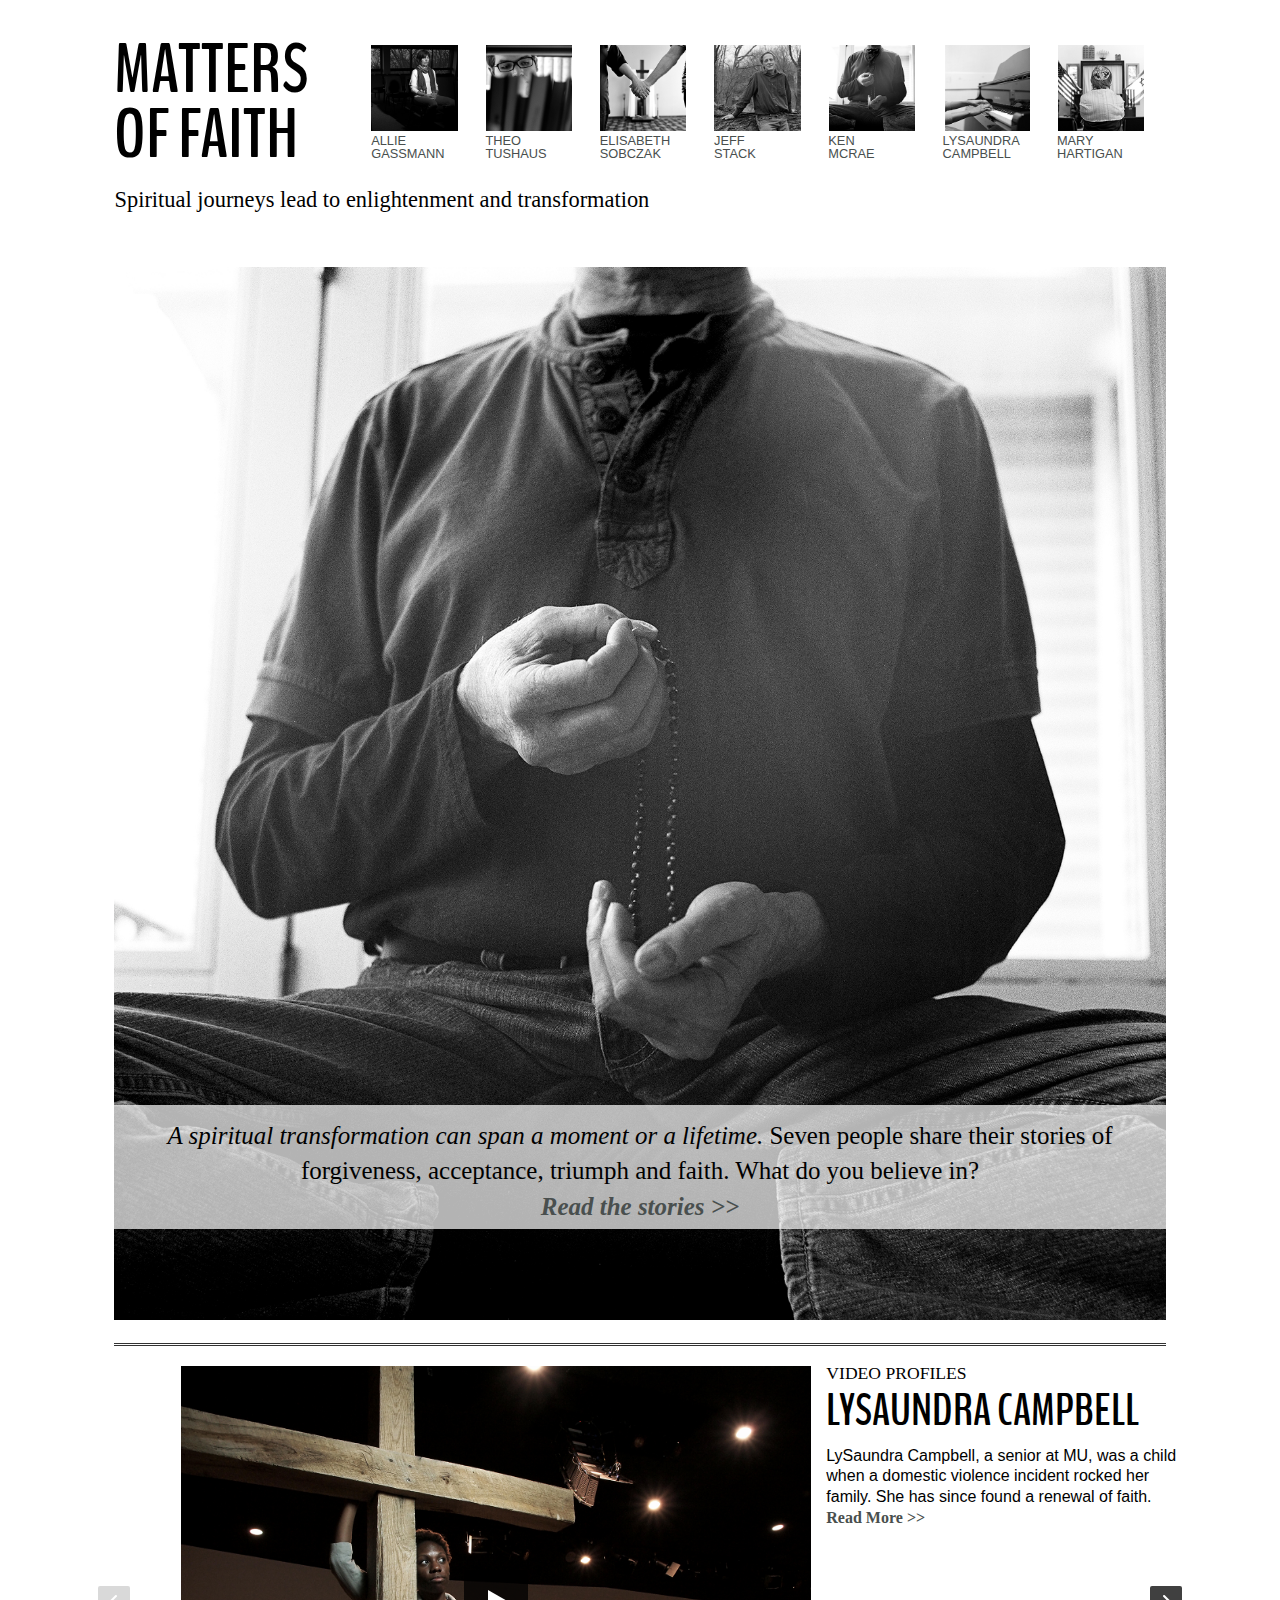
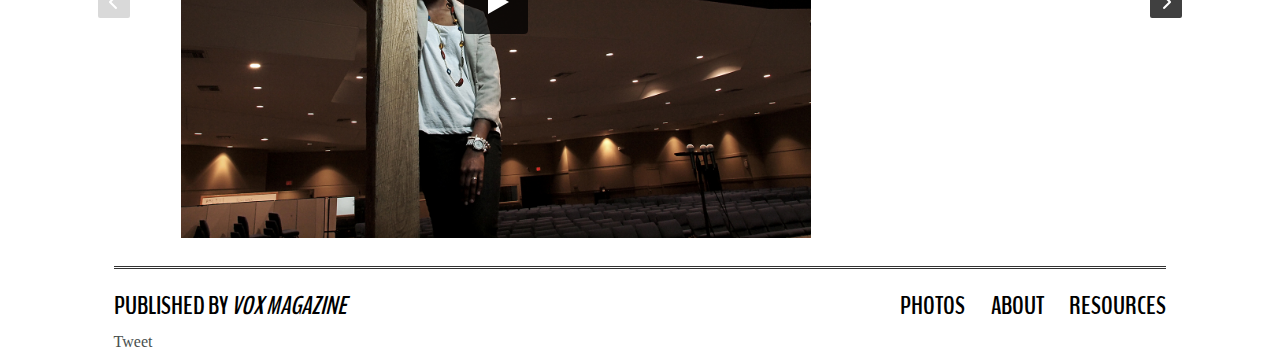
<file: index.html>
<!doctype html>
<!--[if lt IE 9]><html class="ie"><![endif]-->
<!--[if gte IE 9]><!--><html><!--<![endif]-->

<!--
	The comment jumble above is handy for targeting old IE with CSS.
	http://paulirish.com/2008/conditional-stylesheets-vs-css-hacks-answer-neither/
-->
	
	<head>
		<meta charset="utf-8"/>
		<meta http-equiv="X-UA-Compatible" content="IE=edge,chrome=1"/>
		<title>Matters of Faith -- A product of VOX Magazine</title>
		
		<!-- Please don't add "maximum-scale=1" here. It's bad for accessibility. -->
		<meta name="viewport" content="width=device-width, initial-scale=1"/>
		
		<link rel="stylesheet" href="main.css"/>
		<link href='http://fonts.googleapis.com/css?family=BenchNine:300,400,700' rel='stylesheet' type='text/css'>
		<link href='http://fonts.googleapis.com/css?family=Droid+Sans:400,700' rel='stylesheet' type='text/css'>
		<link rel="stylesheet" href="royalslider/royalslider.css">
		<link rel="stylesheet" href="royalslider/skins/default/rs-default.css"> 

		<!-- Plugin requires jQuery 1.7+  -->
		<!-- If you already have jQuery on your page, you shouldn't include it second time. -->
		<script src='royalslider/jquery-1.8.3.min.js'></script>

		<!-- Main slider JS script file --> 
		<!-- Create it with slider online build tool for better performance. -->
		<script src="royalslider/jquery.royalslider.min.js"></script>

	</head>
	
	<body lang="en">

			<div id="fb-root"></div>
				<script>(function(d, s, id) {
				  var js, fjs = d.getElementsByTagName(s)[0];
				  if (d.getElementById(id)) return;
				  js = d.createElement(s); js.id = id;
				  js.src = "//connect.facebook.net/en_US/all.js#xfbml=1";
				  fjs.parentNode.insertBefore(js, fjs);
				}(document, 'script', 'facebook-jssdk'));</script>
		
			<div class="wrapper">
				<div class="logo">
				<a class="logo" href="index.html"><h1>Matters of Faith</h1></a>
				<h2 id="deck">Spiritual journeys lead to enlightenment and transformation</h2>
			</div>
			<hr id="line-top" class="line wrapper"></hr>
			</div>

		<div id="slider1" class="royalSlider rsDefault wrapper">
		<div>
			<div>
				<a href=allie.html><img class="thumb_img" src="images/thumbs/allie_thumb.jpg" alt="Portrait of Allie Gassmann"></a>
			</div>

			<div>
				<a href=theo.html><img class="thumb_img" src="images/thumbs/theo_thumb.jpg" alt="Portrait of Theo Tushaus"></a>
			</div>

			<div>
				<a href=elisabeth.html><img class="thumb_img" src="images/thumbs/elisabeth_thumb.jpg" alt="Portrait of Elisabeth Sobczak"></a>
			</div>

			<div>
				<a href=jeff.html><img class="thumb_img" src="images/thumbs/jeff_thumb.jpg" alt="Portrait of Jeff Stack"></a>
			</div>

			<div>
				<ul>
					<a href=allie.html><li class="thumb_list">Allie Gassmann</li></a>
					<a href=theo.html><li class="thumb_list">Theo Tushaus</li></a>
					<a href=elisabeth.html><li class="thumb_list">Elisabeth Sobczak</li></a>
					<a href=jeff.html><li class="thumb_list">Jeff Stack</li></a>
				</ul>	
			</div>

			<div class="line-under"><hr class="line wrapper"></hr></div>
				
		</div>
			
		<div>
			<div>
				<a href=ken.html><img class="thumb_img" src="images/thumbs/ken_thumb.jpg" alt="Portrait of Ken McRae"></a>
				<!-- <p class="thumb_name">Ken's name</p>-->
			</div>

			<div>
				<a href=lysaundra.html><img class="thumb_img" src="images/thumbs/lysaundra_thumb.jpg" alt="Portrait of Lysaundra Campbell"></a>
				<!-- <p class="thumb_name">Lysaundra's name</p>-->
			</div>

			<div>
				<a href=mary.html><img class="thumb_img" src="images/thumbs/mary_thumb.jpg" alt="Portrait of Mary Hartigan"></a>
				<!-- <p class="thumb_name">Mary's name</p>-->
			</div>

			<!-- hack to get around needing a fourth photo to kick down the names -->
			
			<div>
				<img class="thumb_img" src="images/thumbs/spacer.png">
				<!-- <p class="thumb_name">Mary's name</p>-->
			</div>

			<div>
				<ul>
					<a href=ken.html><li class="thumb_list">Ken McRae</li></a>
					<a href=lysaundra.html><li class="thumb_list">LySaundra Campbell</li></a>
					<a href=mary.html><li class="thumb_list">Mary Hartigan</li></a>
				</ul>	
			</div>

			<div class="line-under"><hr class="line wrapper"></hr></div>

		</div>
	</div>

		<!-- ************************************************************************************************** -->
		<!-- ************************************************************************************************** -->
		<!-- ************************************************************************************************** -->
		<!-- ************************************************************************************************** -->

		<div id="slider3" class="royalSlider rsDefault">
		<div>
			<div>
				<a href=allie.html><img class="thumb_img" src="images/thumbs/allie_thumb.jpg" alt="Portrait of Allie Gassmann"></a>
				<!-- <p class="thumb_name">Allie's name</p> -->
			</div>

			<div>
				<a href=theo.html><img class="thumb_img" src="images/thumbs/theo_thumb.jpg" alt="Portrait of Theo Tushaus"></a>
				<!-- <p class="thumb_name">Theo's name</p> -->
			</div>

			<div>
				<a href=elisabeth.html><img class="thumb_img" src="images/thumbs/elisabeth_thumb.jpg" alt="Portrait of Elisabeth Sobczak"></a>
				<!-- <p class="thumb_name">Elisabeth's name</p> -->
			</div>

			<div>
				<a href=jeff.html><img class="thumb_img" src="images/thumbs/jeff_thumb.jpg" alt="Portrait of Jeff Stack"></a>
				<!-- <p class="thumb_name">Jeff's name</p>-->
			</div>

			<div>
				<a href=ken.html><img class="thumb_img" src="images/thumbs/ken_thumb.jpg" alt="Portrait of Ken McRae"></a>
				<!-- <p class="thumb_name">Ken's name</p>-->
			</div>

			<div>
				<a href=lysaundra.html><img class="thumb_img" src="images/thumbs/lysaundra_thumb.jpg" alt="Portrait of LySaundra Campbell"></a>
				<!-- <p class="thumb_name">Lysaundra's name</p>-->
			</div>

			<div>
				<a href=mary.html><img class="thumb_img" src="images/thumbs/mary_thumb.jpg" alt="Portrait of Mary Hartigan"></a>
				<!-- <p class="thumb_name">Mary's name</p>-->
			</div>

			<div>
				<ul>
					<a href=allie.html><li class="thumb_list">Allie Gassmann</li></a>
					<a href=theo.html><li class="thumb_list">Theo Tushaus</li></a>
					<a href=elisabeth.html><li class="thumb_list">Elisabeth Sobczak</li></a>
					<a href=jeff.html><li class="thumb_list">Jeff Stack</li></a>
					<a href=ken.html><li class="thumb_list">Ken McRae</li></a>
					<a href=lysaundra.html><li class="thumb_list">LySaundra Campbell</li></a>
					<a href=mary.html><li class="thumb_list">Mary Hartigan</li></a>
				</ul>	
			</div>
				
		</div>
	</div>

		<!-- This is a very non-semantic hack, but the only way to create the top slider with seven images is to duplicate it, and hide it while the four image slider is visible. On the accessibility side, screenreaders do not read "display:none".-->
		<!-- ************************************************************************************************** -->
		<!-- ************************************************************************************************** -->
		<!-- ************************************************************************************************** -->
		<!-- ************************************************************************************************** -->

		<!--<div class="line-deep"><hr class="line wrapper"></hr></div>-->
		
		<div class="intro_wrapper">
		<div class="intro_second">
		<p class="intro_second"><span class="italics">A spiritual transformation can span a moment or a lifetime.</span> Seven people share their stories of forgiveness, acceptance, triumph and faith. What do you believe in?<a href=lysaundra.html id="intro_bold_link">Read the stories &#62;&#62;</a></p>
		</div>
	</div>

		
		<img src="images/Ken_2_FINAL_web.jpg" class="main" alt="Portrait of Ken McRae"/>

		<div class="wrapper intro">
		<p><span class="italics">A spiritual transformation can span a moment or a lifetime.</span> Seven people share their stories of forgiveness, acceptance, triumph and faith. What do you believe in?</p><p><a href=lysaundra.html id="intro_bold_link">Read the stories >></a></p>
		</div>

		<hr class="line wrapper"></hr>
 
		<div id="slider2" class="royalSlider royalSlider1 rsDefault wrapper">

			<div>
				<div class="video_text">
				<p class="video_tag">Video Profiles</p>
				<h5 class="video_name">LySaundra Campbell</h5>
				<p class="video_summary"><a href=lysaundra.html class="read">LySaundra Campbell, a senior at MU, was a child when a domestic violence incident rocked her family. She has since found a renewal of faith. <span class="read">Read More &#62;&#62;</span></a></p>
				</div>
				<div class="video_img">
				<img class="rsImg" src="images/LySaundra_FINAL_web.jpg" alt="Portrait of LySaundra Campbell" data-rsVideo="http://www.youtube.com/embed/nvLMwCmvIsM?rel=0"/>
			</div>
			</div>

			<div>
				<div class="video_text">
				<p class="video_tag">Video Profiles</p>
				<h5 class="video_name">Ken McRae</h5>
				<p class="video_summary"><a href=ken.html class="read">Formerly a successful businessman, Ken McRae changed his life with yoga. He studied as a monk and traveled the world before opening alleyCat yoga studio. <span class="read">Read More &#62;&#62;</span></a></p>
				</div>
				<div class="video_img">
				<img class="rsImg" src="images/Ken_FINAL_web.jpg" alt="Portrait of Ken McRae" data-rsVideo="http://www.youtube.com/embed/pD755Zu8Njc?list=UUOOD7UJ1b6o14kdWbP1H-kA"/>
				</div>
			</div>

			<div>
				<div class="video_text">				
				<p class="video_tag">Video Profiles</p>
				<h5 class="video_name">Elisabeth Sobczak</h5>
				<p class="video_summary"><a href=elisabeth.html class="read">Brought together by Hurricane Katrina relief efforts, Elisabeth Sobczak and Betsy Reeves find acceptance in Columbia. The couple married on the fourth anniversary of the storm. <span class="read">Read More &#62;&#62;</span></a></p>
				</div>
				<div class="video_img">
				<img class="rsImg" src="images/Elisabeth_FINAL_web.jpg" alt="Portrait of Elisabeth Sobczak" data-rsVideo="http://www.youtube.com/embed/uF80oeRkC8o?list=UUOOD7UJ1b6o14kdWbP1H-kA"/>
				</div>
			</div>

			<div>
				<div class="video_text">
				<p class="video_tag">Video Profiles</p>
				<h5 class="video_name">Jeff Stack</h5>
				<p class="video_summary"><a href=jeff.html class="read">Jeff Stack used to advocate peace through journalism. He changed course and now walks a quieter road to support nonviolence and oppose the death penalty. <span class="read">Read More &#62;&#62;</span></a></p>
				</div>
				<div class="video_img">
				<img class="rsImg" src="images/Jeff_FINAL_web.jpg" alt="Portrait of Jeff Stack" data-rsVideo="http://www.youtube.com/embed/9nbAn9aMmOE?list=UUOOD7UJ1b6o14kdWbP1H-kA"/>
				</div>
			</div>

			<div>
				<div class="video_text">			
				<p class="video_tag">Video Profiles</p>
				<h5 class="video_name">Allie Gassmann</h5>
				<p class="video_summary"><a href=allie.html class="read">Allie Gassmann, a Unitarian Universalist, weaves together her spirituality and her sustainable lifestyle. The church advocates for awareness and activism — both values Gassmann lives by. <span class="read">Read More &#62;&#62;</span></a></p>
				</div> 
				<div class="video_img">
				<img class="rsImg" src="images/Allie_FINAL_web.jpg" alt="Portrait of Allie Gassmann" data-rsVideo="http://www.youtube.com/embed/vJGesKxG4CQ?list=UUOOD7UJ1b6o14kdWbP1H-kA"/>
				</div>
			</div>

			<div>
				<div class="video_text">			
				<p class="video_tag">Video Profiles</p>
				<h5 class="video_name">Mary Hartigan</h5>
				<p class="video_summary"><a href=mary.html class="read">Mary Hartigan’s father played an important role in her decision to convert to Judaism. Since the switch, Hartigan has entered a new chapter of her life. <span class="read">Read More &#62;&#62;</span></a></p>
				</div> 
				<div class="video_img">
				<img class="rsImg" src="images/Mary_FINAL_web.jpg" alt="Portrait of Mary Hartigan" data-rsVideo="http://www.youtube.com/embed/ltNLbyp2FLM?list=UUOOD7UJ1b6o14kdWbP1H-kA"/>
				</div>
			</div>

			<div>
				<div class="video_text">
				<p class="video_tag">Video Profiles</p>
				<h5 class="video_name">Theo Tushaus</h5>
				<p class="video_summary"><a href=theo.html class="read">MU student Theo Tushaus is a double minority. The gay atheist came out during his freshman year and now advocates for both groups on campus. <span class="read">Read More &#62;&#62;</span></a></p>
				</div>
				<div class="video_img">
				<img class="rsImg" src="images/Theo_FINAL_web.jpg" alt="Portrait of Theo Tushaus" data-rsVideo="http://www.youtube.com/embed/UujCU3WU0EQ?list=UUOOD7UJ1b6o14kdWbP1H-kA"/>
				</div>
			</div>

		</div>	
	</div>
<hr class="line wrapper"></hr>

		<footer>
			<ul class="footer">
				
				<li class="footer">Published by <span class="italics"><a href="http://www.voxmagazine.com/" class="vox">VOX Magazine</a></span></li>
								
				<li class="last"><a href="resources.html" class="vox">Resources</a></li>

				<li class="right"><a href="about.html" class="vox">About</li>

				<li class="right"><a href="photos.html" class="vox">Photos</li>
			</ul>

		</footer>

			<ul class="share">

				<li class="fb-send" data-href="http://www.voxmagazine.com/" data-font="arial"></li>

				<li class="tweet"><a href="https://twitter.com/share" class="twitter-share-button">Tweet</a></li></div>
				<script>!function(d,s,id){var js,fjs=d.getElementsByTagName(s)[0],p=/^http:/.test(d.location)?'http':'https';if(!d.getElementById(id)){js=d.createElement(s);js.id=id;js.src=p+'://platform.twitter.com/widgets.js';fjs.parentNode.insertBefore(js,fjs);}}(document, 'script', 'twitter-wjs');</script>
			</ul>

	</body>
	
<script>
    jQuery(document).ready(function($) {
        $("#slider1, #slider3").royalSlider({
            arrowsNav: true,
            controlNavigation: 'none',
            navigateByClick: false,
            arrowsNavAutoHide: false,
            sliderDrag: false,
            video: {
            }
        }); 
        
        $("#slider2").royalSlider({
            arrowsNav: true,
            controlNavigation: 'none',
            navigateByClick: false,
            arrowsNavAutoHide: false,
            video: {
            }
        });         
    });

</script>

</html>
</file>
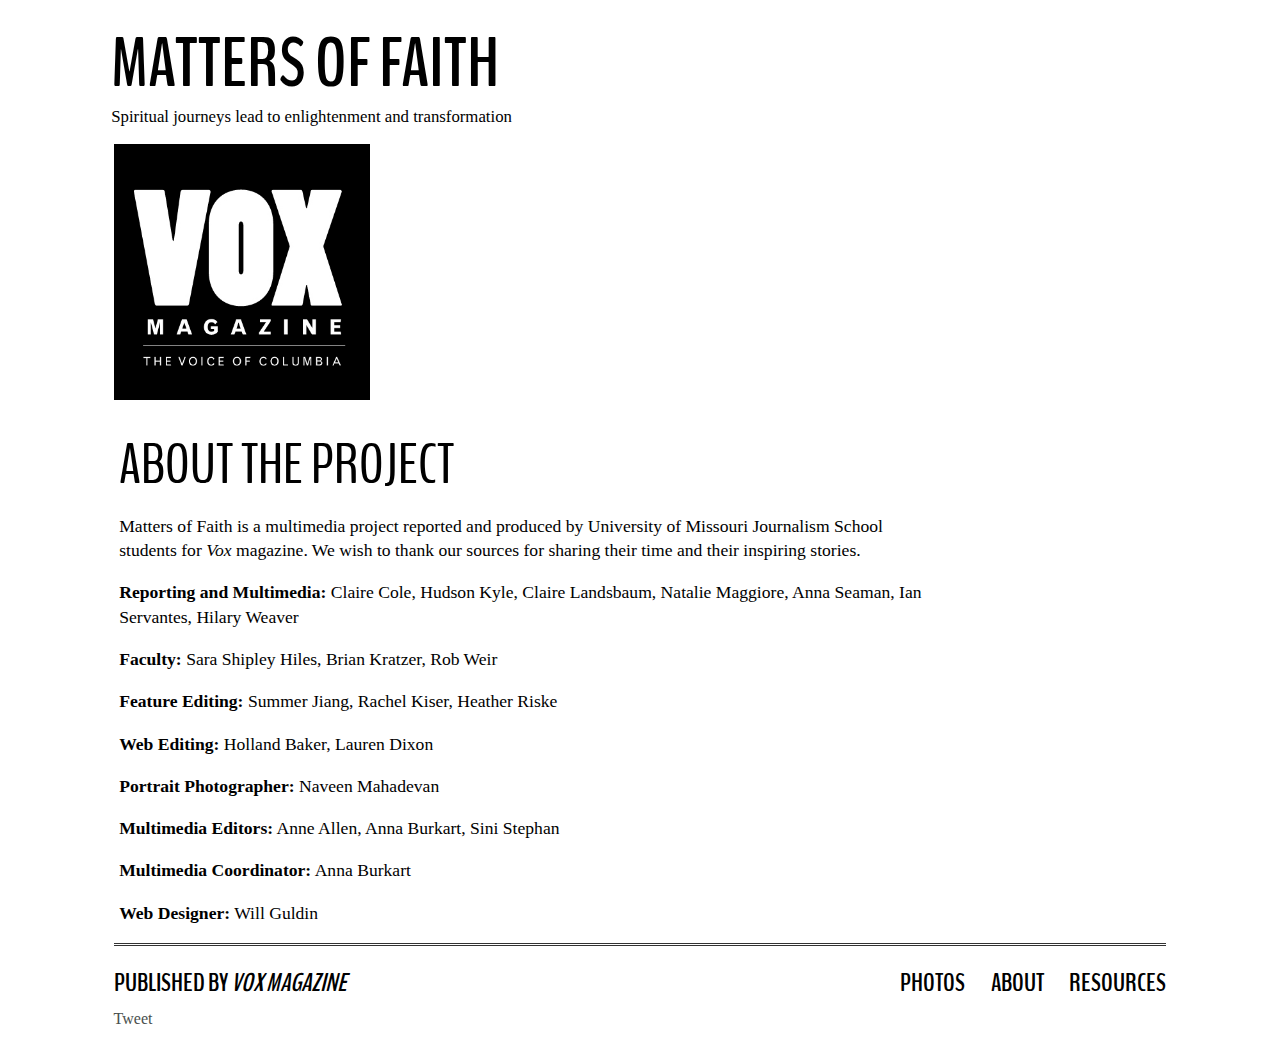
<file: about.html>
<!doctype html>
<!--[if lt IE 9]><html class="ie"><![endif]-->
<!--[if gte IE 9]><!--><html><!--<![endif]-->

<!--
	The comment jumble above is handy for targeting old IE with CSS.
	http://paulirish.com/2008/conditional-stylesheets-vs-css-hacks-answer-neither/
-->
	
	<head>
		<meta charset="utf-8"/>
		<meta http-equiv="X-UA-Compatible" content="IE=edge,chrome=1"/>
		<title>About the project -- Matters of Faith</title>
		
		<!-- Please don't add "maximum-scale=1" here. It's bad for accessibility. -->
		<meta name="viewport" content="width=device-width, initial-scale=1"/>
		
		<link rel="stylesheet" href="main.css"/>
		<link href='http://fonts.googleapis.com/css?family=BenchNine:300,400,700' rel='stylesheet' type='text/css'>
		<link rel="stylesheet" href="royalslider/royalslider.css">
		<link rel="stylesheet" href="royalslider/skins/default/rs-default.css"> 

		<!-- Plugin requires jQuery 1.7+  -->
		<!-- If you already have jQuery on your page, you shouldn't include it second time. -->
		<script src='royalslider/jquery-1.8.3.min.js'></script>

		<!-- Main slider JS script file --> 
		<!-- Create it with slider online build tool for better performance. -->
		<script src="royalslider/jquery.royalslider.min.js"></script>

		</script>

	</head>
	
	<body lang="en">

		<div id="fb-root"></div>
				<script>(function(d, s, id) {
				  var js, fjs = d.getElementsByTagName(s)[0];
				  if (d.getElementById(id)) return;
				  js = d.createElement(s); js.id = id;
				  js.src = "//connect.facebook.net/en_US/all.js#xfbml=1";
				  fjs.parentNode.insertBefore(js, fjs);
				}(document, 'script', 'facebook-jssdk'));</script>
		
		<div class="story_logo">		
			<div class="wrapper">
				<div class="logo">
					<a class="logo" href="index.html"><h1 class="story_logo">Matters of Faith</h1></a>
					<h2 id="story_logo_deck">Spiritual journeys lead to enlightenment and transformation</h2>
				</div>
			<hr id="line-top" class="line wrapper"></hr>
			</div>
		</div>

		<a href="http://www.voxmagazine.com/"><img src="images/vox_logo.jpg" class="vox_logo"></a>

		<div class="story_body">

		<article class="about">	

		<h3 class="story_headline">ABOUT THE PROJECT</h3>

		</p>Matters of Faith is a multimedia project reported and produced by University of Missouri Journalism School students for <span class="italics">Vox</span> magazine. We wish to thank our sources for sharing their time and their inspiring stories.</p>

		<p><span class="credit">Reporting and Multimedia:</span> Claire Cole, Hudson Kyle, Claire Landsbaum, Natalie Maggiore, Anna Seaman, Ian Servantes, Hilary Weaver</p>

		<p><span class="credit">Faculty:</span> Sara Shipley Hiles, Brian Kratzer, Rob Weir</p>

		<p><span class="credit">Feature Editing:</span> Summer Jiang, Rachel Kiser, Heather Riske</p>

		<!--<ul>Summer Jiang</ul>
			<li>Editing Anna Seaman, Hudson Kyle, Hilary Weaver</li>
			<li>Overseeing entire package</li>

		<ul>Rachel Kiser</ul>
			<li>Editing Claire Landsbaum, Claire Cole</li>
			<li>Proofing multimedia pieces</li>

		<ul>Heather Riske</ul>
			<li>Editing Natalie Maggiore, Ian Servantes</li>
		-->
		<p><span class="credit">Web Editing:</span> Holland Baker, Lauren Dixon</p>

		<p><span class="credit">Portrait Photographer:</span> Naveen Mahadevan</p>

		<p><span class="credit">Multimedia Editors:</span> Anne Allen, Anna Burkart, Sini Stephan</p>

		<p><span class="credit">Multimedia Coordinator:</span> Anna Burkart</p>

		<p><span class="credit">Web Designer:</span> Will Guldin</p>

		</article>
		</div>

<hr class="line wrapper"></hr>

		<footer>
			<ul class="footer">
				
				<li class="footer">Published by <span class="italics"><a href="http://www.voxmagazine.com/" class="vox">VOX Magazine</a></span></li>
								
				<li class="last"><a href="resources.html" class="vox">Resources</a></li>

				<li class="right"><a href="about.html" class="vox">About</li>

				<li class="right"><a href="photos.html" class="vox">Photos</li>
			</ul>

		</footer>

			<ul class="share">

				<li class="fb-send" data-href="http://www.voxmagazine.com/" data-font="arial"></li>

				<li class="tweet"><a href="https://twitter.com/share" class="twitter-share-button">Tweet</a></li></div>
				<script>!function(d,s,id){var js,fjs=d.getElementsByTagName(s)[0],p=/^http:/.test(d.location)?'http':'https';if(!d.getElementById(id)){js=d.createElement(s);js.id=id;js.src=p+'://platform.twitter.com/widgets.js';fjs.parentNode.insertBefore(js,fjs);}}(document, 'script', 'twitter-wjs');</script>
			</ul>

</body>

</html>
</file>
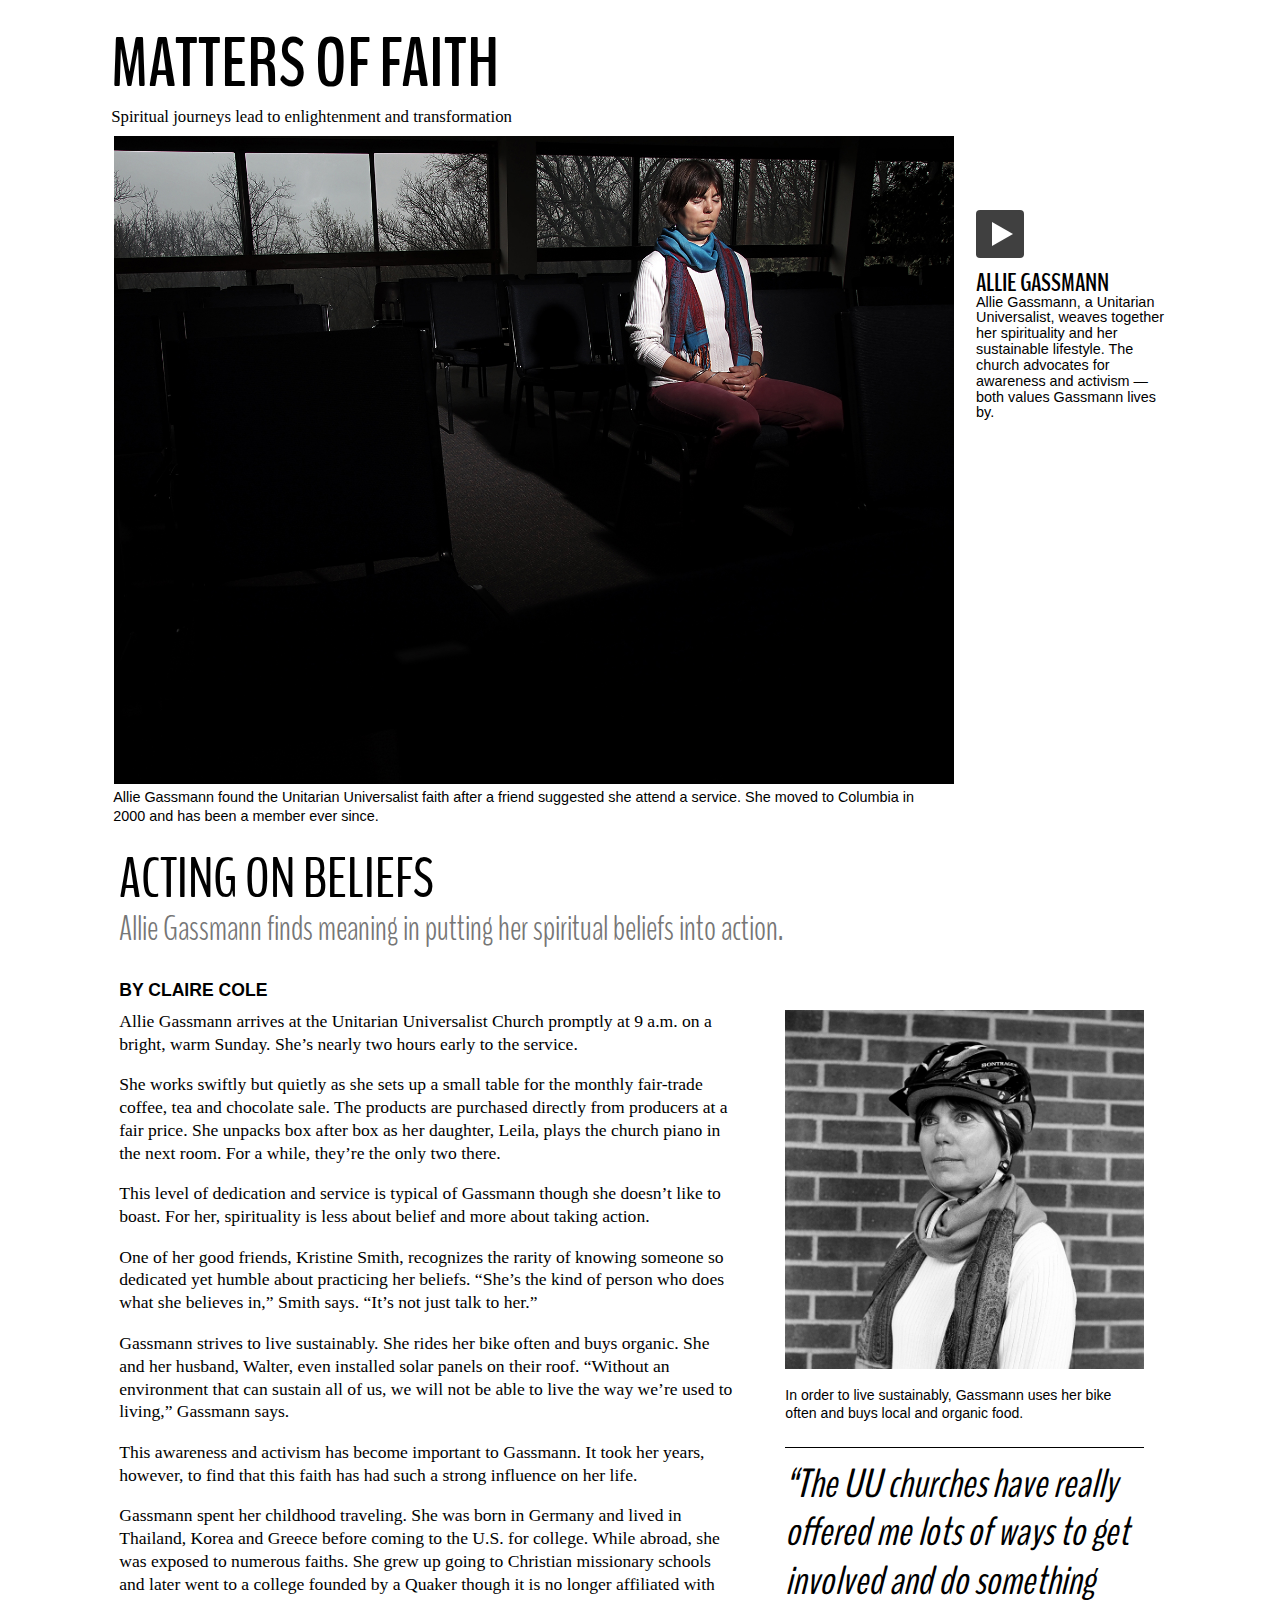
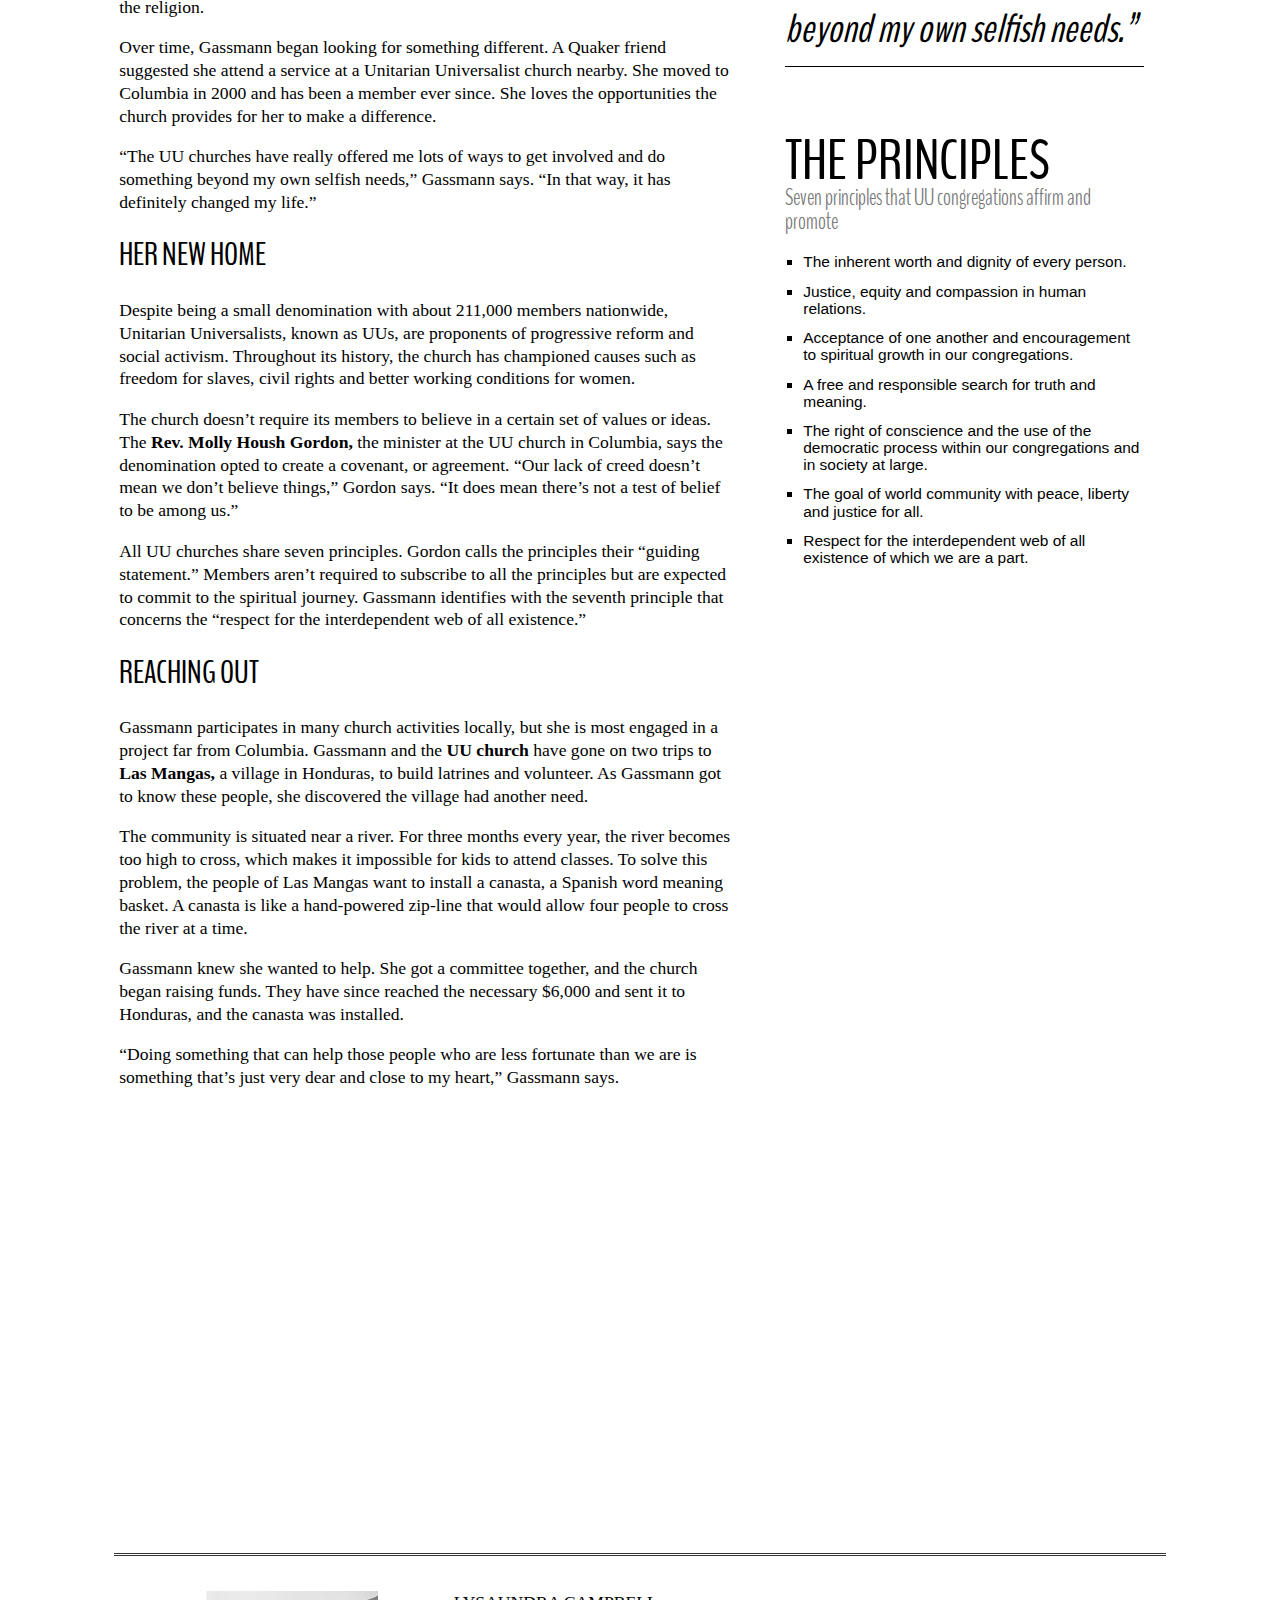
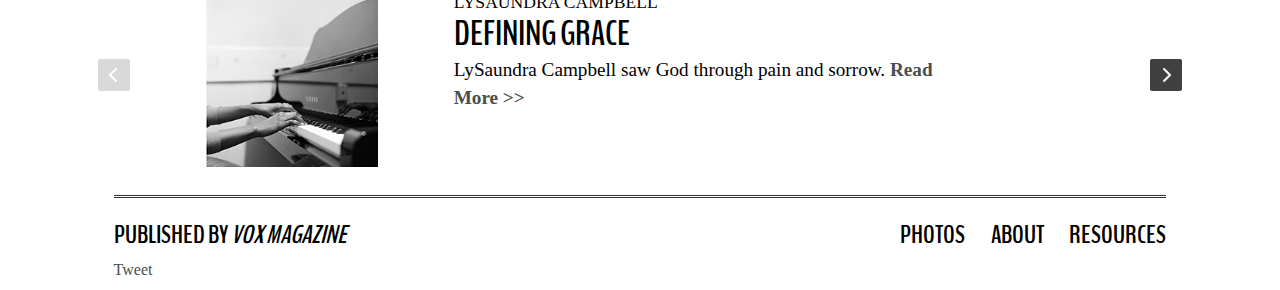
<file: allie.html>
<!doctype html>
<!--[if lt IE 9]><html class="ie"><![endif]-->
<!--[if gte IE 9]><!--><html><!--<![endif]-->

<!--
	The comment jumble above is handy for targeting old IE with CSS.
	http://paulirish.com/2008/conditional-stylesheets-vs-css-hacks-answer-neither/
-->
	
	<head>
		<meta charset="utf-8"/>
		<meta http-equiv="X-UA-Compatible" content="IE=edge,chrome=1"/>
		<title>Allie Gassmann -- Matters of Faith</title>
		
		<!-- Please don't add "maximum-scale=1" here. It's bad for accessibility. -->
		<meta name="viewport" content="width=device-width, initial-scale=1"/>
		
		<link rel="stylesheet" href="main.css"/>
		<link href='http://fonts.googleapis.com/css?family=BenchNine:300,400,700' rel='stylesheet' type='text/css'>
		<link rel="stylesheet" href="royalslider/royalslider.css">
		<link rel="stylesheet" href="royalslider/skins/default/rs-default.css"> 
		<link href='http://fonts.googleapis.com/css?family=Droid+Sans:400,700' rel='stylesheet' type='text/css'>
		<!-- Plugin requires jQuery 1.7+  -->
		<!-- If you already have jQuery on your page, you shouldn't include it second time. -->
		<script src='royalslider/jquery-1.8.3.min.js'></script>

		<!-- Main slider JS script file --> 
		<!-- Create it with slider online build tool for better performance. -->
		<script src="royalslider/jquery.royalslider.min.js"></script>
		
	</head>
	
	<body lang="en">

		<div id="fb-root"></div>
				<script>(function(d, s, id) {
				  var js, fjs = d.getElementsByTagName(s)[0];
				  if (d.getElementById(id)) return;
				  js = d.createElement(s); js.id = id;
				  js.src = "//connect.facebook.net/en_US/all.js#xfbml=1";
				  fjs.parentNode.insertBefore(js, fjs);
				}(document, 'script', 'facebook-jssdk'));</script>
		
		<div class="story_logo">		
			<div class="wrapper">
				<div class="logo">
					<a class="logo" href="index.html"><h1 class="story_logo">Matters of Faith</h1></a>
					<h2 id="story_logo_deck">Spiritual journeys lead to enlightenment and transformation</h2>
				</div>
			<hr id="line-top" class="line wrapper"></hr>
			</div>
		</div>	

	<div>	
		<div>
		<img src="images/Allie_FINAL_web.jpg" class="story_img" id="imageID" alt="Portrait of Allie Gassmann"/>

		<div class="wrapper story_caption"><p>Allie Gassmann found the Unitarian Universalist faith after a friend suggested she attend a service. She moved to Columbia in 2000 and has been a member ever since.</p></div>
		</div>

		<div class="video_tease">
			<a href="#video_container" id="play_button">&nbsp;</a>
			<h4 class="tease_headline">Allie Gassmann</h4>
			<p class="tease_summary">Allie Gassmann, a Unitarian Universalist, weaves together her spirituality and her sustainable lifestyle. The church advocates for awareness and activism — both values Gassmann lives by.</p>
		</div>

	</div>

		<div class="story_body">
		<h3 class="story_headline">Acting on beliefs</h3>
		<h4 class="story_deck">Allie Gassmann finds meaning in putting her spiritual beliefs into action.</h4>
		<h6 class="story_byline">By Claire Cole</h6>

		<aside class="sidebar">
			<img src="images/Allie_2_FINAL_web.jpg" class="sidebar_image" alt="Portrait of Allie Gassmann"/>
			<p class="secondary_caption">In order to live sustainably, Gassmann uses her bike often and buys local and organic food.</p>
			<div class="sidebar_pull_quote">
			<p>“The UU churches have really offered me lots of ways to get involved and do something beyond my own selfish needs.”</p>
			</div>

		<div id= "ken_sidebar_sidebar">

		<h3 class="ken_headline">The principles</h3>
		<h4 class="ken_deck">Seven principles that UU congregations affirm and promote</h4>
		<ul class="infobox_list">
		<li> The inherent worth and dignity of every person.</li>
		<li> Justice, equity and compassion in human relations.</li>
		<li> Acceptance of one another and encouragement to spiritual growth in our congregations.</li>
		<li> A free and responsible search for truth and meaning.</li>
		<li> The right of conscience and the use of the democratic process within our congregations and in society at large.</li>
		<li> The goal of world community with peace, liberty and justice for all.</li>
		<li> Respect for the interdependent web of all existence of which we are a part.</li>
		</ul>
		
		</div>	

		</aside>	

		<article class="story_text">
			<p>Allie Gassmann arrives at the Unitarian Universalist Church promptly at 9 a.m. on a bright, warm Sunday. She’s nearly two hours early to the service.</p> 
			<p>She works swiftly but quietly as she sets up a small table for the monthly fair-trade coffee, tea and chocolate sale. The products are purchased directly from producers at a fair price. She unpacks box after box as her daughter, Leila, plays the church piano in the next room. For a while, they’re the only two there.</p>
			<p>This level of dedication and service is typical of Gassmann though she doesn’t like to boast. For her, spirituality is less about belief and more about taking action. </p>
			<p>One of her good friends, Kristine Smith, recognizes the rarity of knowing someone so dedicated yet humble about practicing her beliefs. “She’s the kind of person who does what she believes in,” Smith says. “It’s not just talk to her.”</p>
			<p>Gassmann strives to live sustainably. She rides her bike often and buys organic. She and her husband, Walter, even installed solar panels on their roof. “Without an environment that can sustain all of us, we will not be able to live the way we’re used to living,” Gassmann says.</p>
			<p>This awareness and activism has become important to Gassmann. It took her years, however, to find that this faith has had such a strong influence on her life.</p> 
			<p>Gassmann spent her childhood traveling. She was born in Germany and lived in Thailand, Korea and Greece before coming to the U.S. for college. While abroad, she was exposed to numerous faiths. She grew up going to Christian missionary schools and later went to a college founded by a Quaker though it is no longer affiliated with the religion.</p>
			<p>Over time, Gassmann began looking for something different. A Quaker friend suggested she attend a service at a Unitarian Universalist church nearby. She moved to Columbia in 2000 and has been a member ever since. She loves the opportunities the church provides for her to make a difference.</p>
			<p>“The UU churches have really offered me lots of ways to get involved and do something beyond my own selfish needs,” Gassmann says. “In that way, it has definitely changed my life.”</p>

		<div class="subhead">Her new home</div>

		<p>Despite being a small denomination with about 211,000 members nationwide, Unitarian Universalists, known as UUs, are proponents of progressive reform and social activism. Throughout its history, the church has championed causes such as freedom for slaves, civil rights and better working conditions for women.</p> 
		<p>The church doesn’t require its members to believe in a certain set of values or ideas. The <a href="http://www.uuchurch.net/minister.htm" target="_blank" class="body_link">Rev. Molly Housh Gordon,</a> the minister at the UU church in Columbia, says the denomination opted to create a covenant, or agreement. “Our lack of creed doesn’t mean we don’t believe things,” Gordon says. “It does mean there’s not a test of belief to be among us.”</p>
		<p>All UU churches share seven principles. Gordon calls the principles their “guiding statement.” Members aren’t required to subscribe to all the principles but are expected to commit to the spiritual journey. Gassmann identifies with the seventh principle that concerns the “respect for the interdependent web of all existence.” </p>

		<div class="subhead">Reaching out</div>

			<p>Gassmann participates in many church activities locally, but she is most engaged in a project far from Columbia. Gassmann and the <a href="http://www.uuchurch.net/honduras_news.htm" target="_blank" class="body_link">UU church</a> have gone on two trips to <a href="https://maps.google.com/maps?q=Las+Mangas,+Honduras&hl=en&ll=15.929638,-85.693359&spn=5.787056,9.876709&sll=15.199999,-86.241905&sspn=5.807602,9.876709&oq=las+mangas,+hon&t=h&hnear=Las+Mangas,+Colon,+Honduras&z=7&iwloc=A" target="_blank" class="body_link">Las Mangas,</a> a village in Honduras, to build latrines and volunteer. As Gassmann got to know these people, she discovered the village had another need.</p> 
			<p>The community is situated near a river. For three months every year, the river becomes too high to cross, which makes it impossible for kids to attend classes. To solve this problem, the people of Las Mangas want to install a canasta, a Spanish word meaning basket. A canasta is like a hand-powered zip-line that would allow four people to cross the river at a time.</p>
			<p>Gassmann knew she wanted to help. She got a committee together, and the church began raising funds. They have since reached the necessary $6,000 and sent it to Honduras, and the canasta was installed.</p>
			<p>“Doing something that can help those people who are less fortunate than we are is something that’s just very dear and close to my heart,” Gassmann says.</p>

		<div id="allie_sidebar" class="infobox">
		<p><span class="infobox_head">Seven principles that UU congregations affirm and promote</span></p>
		<ul class="infobox_list">
		<li> The inherent worth and dignity of every person.</li>
		<li> Justice, equity and compassion in human relations.</li>
		<li> Acceptance of one another and encouragement to spiritual growth in our congregations.</li>
		<li> A free and responsible search for truth and meaning.</li>
		<li> The right of conscience and the use of the democratic process within our congregations and in society at large.</li>
		<li> The goal of world community with peace, liberty and justice for all.</li>
		<li> Respect for the interdependent web of all existence of which we are a part.</li>
		</ul>
		</div>		 


	<div id="video_container">
		<iframe id="video" src="http://www.youtube.com/embed/vJGesKxG4CQ" frameborder="0" allowfullscreen></iframe>
	</div>


		</article>


	</div>

	<hr class="line2"></hr>	

	<div id = "story_slider" class="royalSlider rsDefault wrapper">
		<!-- Teaser heads must be 20 characters or less -->
			<div>
				<img class="story_thumb" src="images/thumbs/lysaundra_thumb.jpg" alt="Portrait of LySaundra Campbell"/>
				<a href=lysaundra.html class="read"><div class="story_nav_text">
				<p class="story_tag">LySaundra Campbell</p>
				<h5 class="story_name">Defining grace</h5>
				<p class="story_summary">LySaundra Campbell saw God through pain and sorrow. <span class="read">Read More &#62;&#62;</span></p>
				</div></a>
			</div>
			
			<div>
				<img class="story_thumb" src="images/thumbs/ken_thumb.jpg" alt="Portrait of Ken McRae"/>
				<a href=ken.html class="read"><div class="story_nav_text">
				<p class="story_tag">Ken McRae</p>
				<h5 class="story_name">Living La Vida Yoga</h5>
				<p class="story_summary">Ken McRae found spirituality through yoga. <span class="read">Read More &#62;&#62;</span></p>
				</div></a>
			</div>

			<div>
				<img class="story_thumb" src="images/thumbs/jeff_thumb.jpg" alt="Portrait of Jeff Stack"/>
				<a href=jeff.html class="read"><div class="story_nav_text">
				<p class="story_tag">Jeff Stack</p>
				<h5 class="story_name">Plea for peace</h5>
				<p class="story_summary">Jeff Stack’s advocacy stems from his belief in nonviolence. <span class="read">Read More &#62;&#62;</span></p>
				</div></a>
			</div>

			<div>
				<img class="story_thumb" src="images/thumbs/mary_thumb.jpg" alt="Portrait of Mary Hartigan"/>
				<a href=mary.html class="read"><div class="story_nav_text">
				<p class="story_tag">Mary Hartigan</p>
				<h5 class="story_name">Reinvention of life</h5>
				<p class="story_summary">Mary Hartigan finds a family and a community in Judaism. <span class="read">Read More &#62;&#62;</span></p>
				</div></a>
			</div>

			<div>
				<img class="story_thumb" src="images/thumbs/theo_thumb.jpg" alt="Portrait of Theo Tushaus"/>
				<a href=theo.html class="read"><div class="story_nav_text">
				<p class="story_tag">Theo Tushaus</p>
				<h5 class="story_name">Leap from faith</h5>
				<p class="story_summary">Theo Tushaus finds comfort in his sexuality after discovering an atheist group. <span class="read">Read More &#62;&#62;</span></p>
				</div></a>
			</div>

			<div>
				<img class="story_thumb" src="images/thumbs/elisabeth_thumb.jpg" alt="Portrait of Elisabeth Sobczak"/>
				<a href=elisabeth.html class="read"><div class="story_nav_text">
				<p class="story_tag">Elisabeth Sobczak</p>
				<h5 class="story_name">A perfect storm</h5>
				<p class="story_summary">Elisabeth Sobczak finds inner peace in her faith. <span class="read">Read More &#62;&#62;</span></p>
				</div></a>
			</div>

	</div>	
		<hr class="line wrapper"></hr>

		<footer>
			<ul class="footer">
				
				<li class="footer">Published by <span class="italics"><a href="http://www.voxmagazine.com/" class="vox">VOX Magazine</a></span></li>
								
				<li class="last"><a href="resources.html" class="vox">Resources</a></li>

				<li class="right"><a href="about.html" class="vox">About</li>

				<li class="right"><a href="photos.html" class="vox">Photos</li>
			</ul>

		</footer>

			<ul class="share">

				<li class="fb-send" data-href="http://www.voxmagazine.com/" data-font="arial"></li>

				<li class="tweet"><a href="https://twitter.com/share" class="twitter-share-button">Tweet</a></li></div>
				<script>!function(d,s,id){var js,fjs=d.getElementsByTagName(s)[0],p=/^http:/.test(d.location)?'http':'https';if(!d.getElementById(id)){js=d.createElement(s);js.id=id;js.src=p+'://platform.twitter.com/widgets.js';fjs.parentNode.insertBefore(js,fjs);}}(document, 'script', 'twitter-wjs');</script>
			</ul>

	</body>
	
<script>
    jQuery(document).ready(function($) {
        $("#story_slider").royalSlider({
            arrowsNav: true,
            controlNavigation: 'none',
            arrowsNavAutoHide: false,
            video: {
            }
        }); 
    });

</script>

</html>
</file>
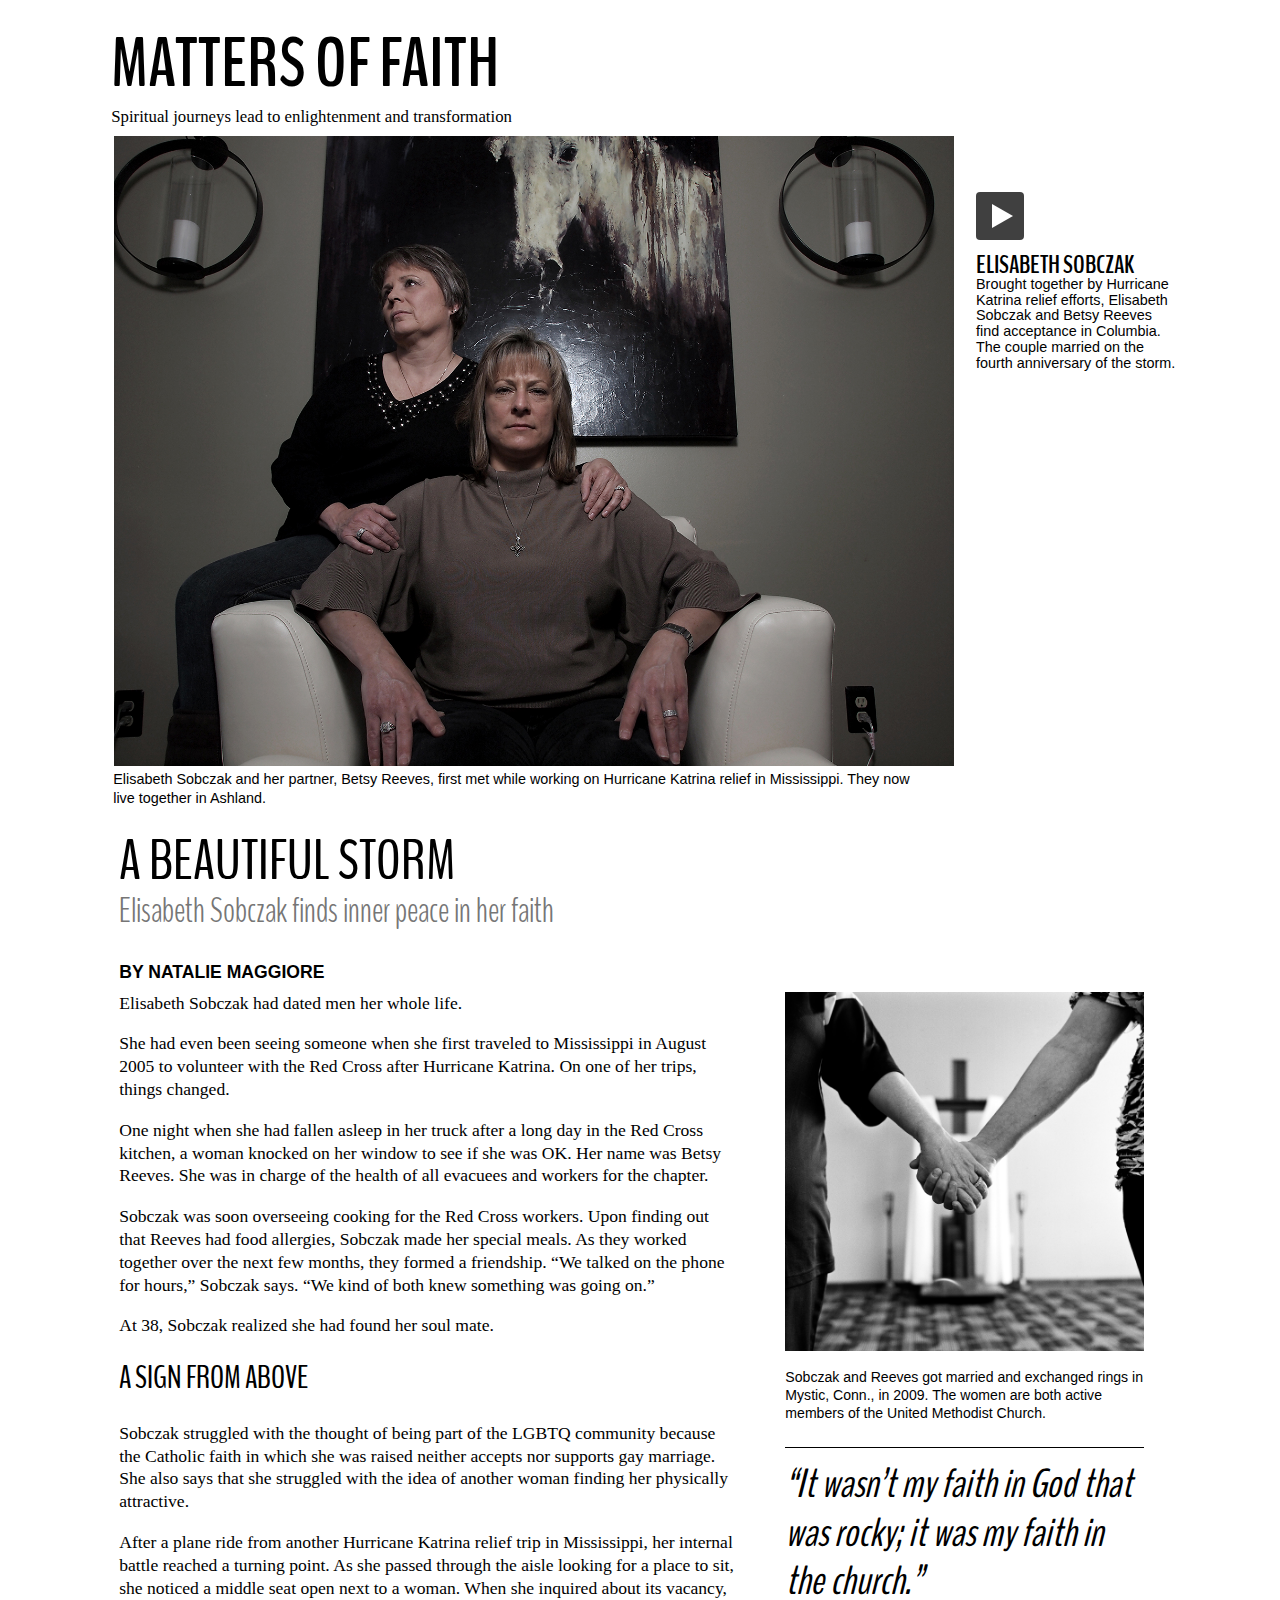
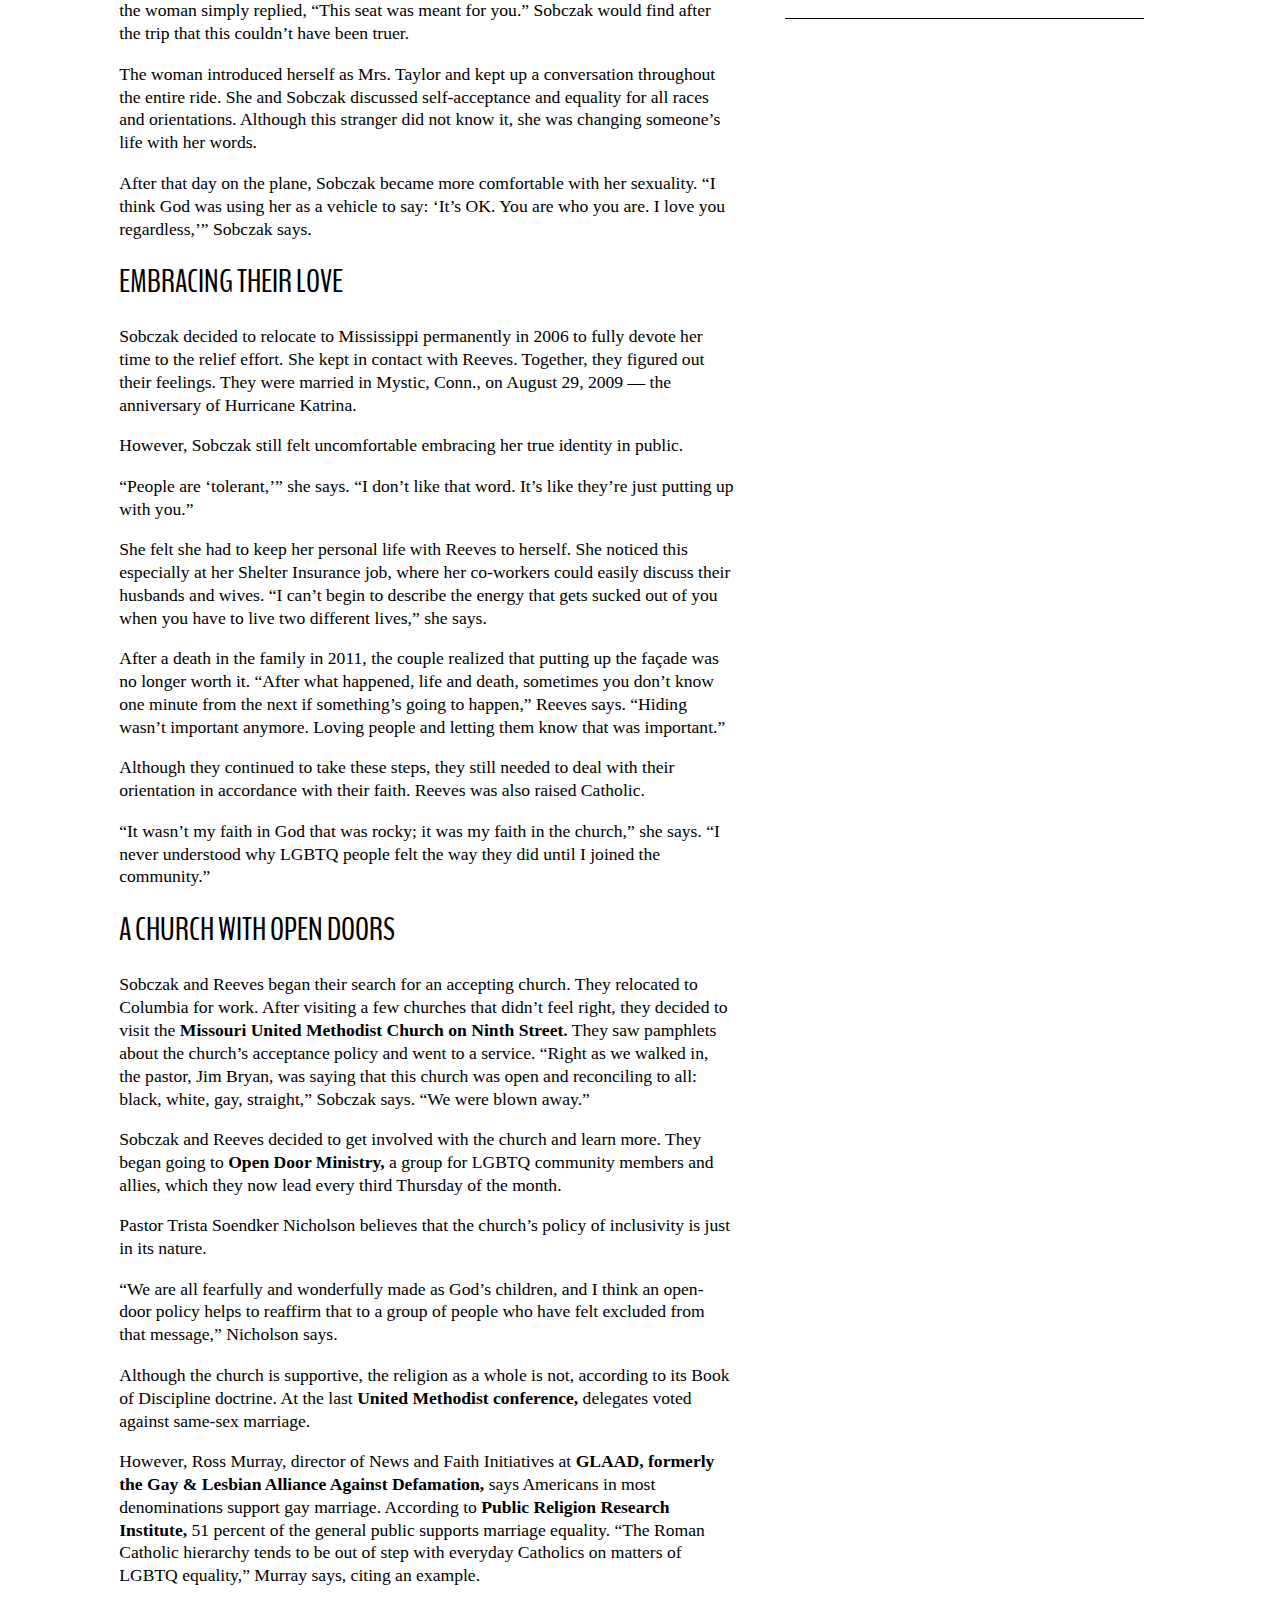
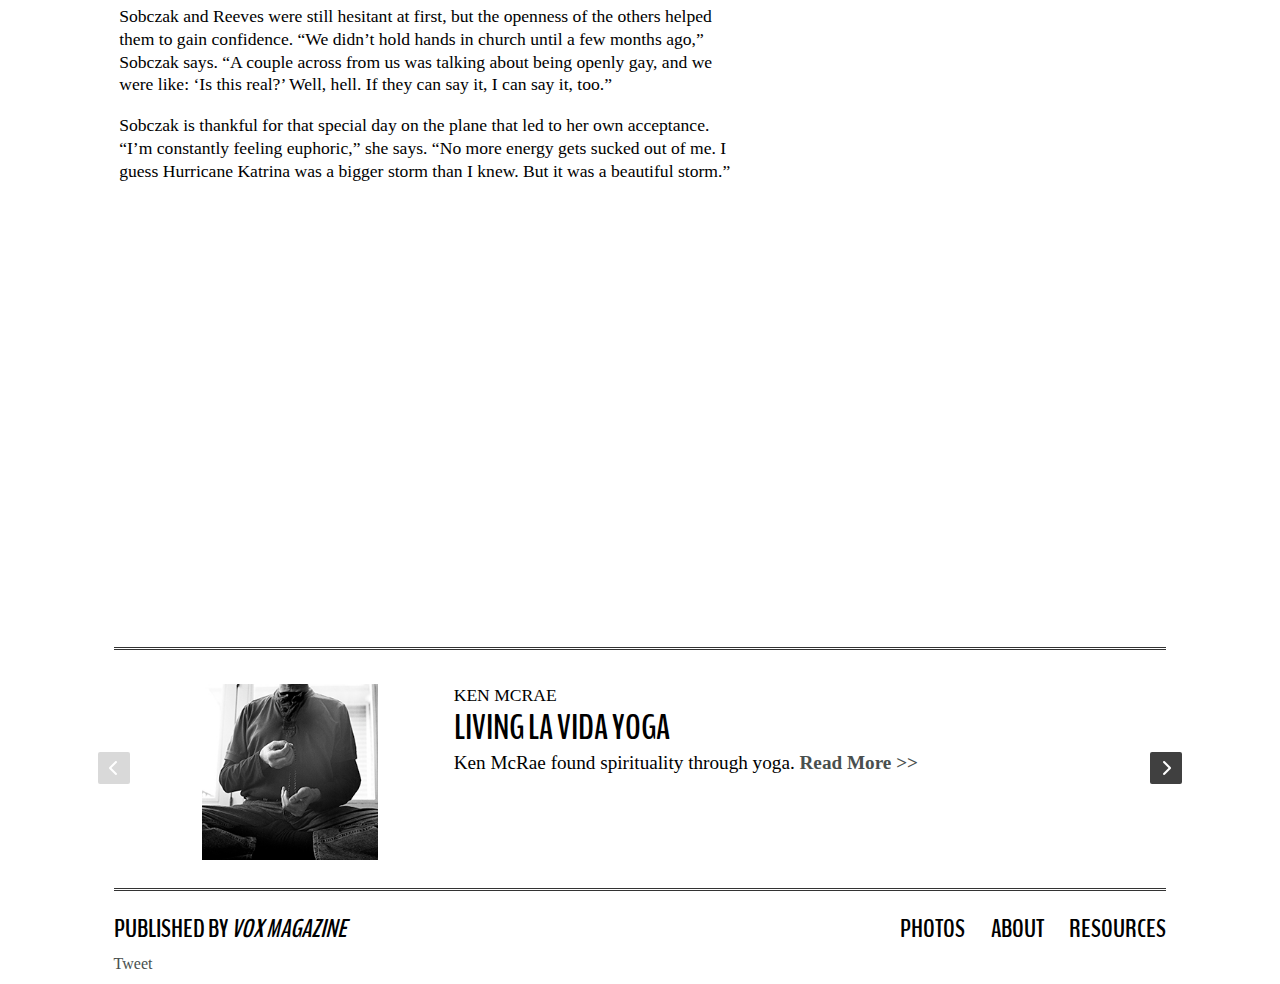
<file: elisabeth.html>
<!doctype html>
<!--[if lt IE 9]><html class="ie"><![endif]-->
<!--[if gte IE 9]><!--><html><!--<![endif]-->

<!--
	The comment jumble above is handy for targeting old IE with CSS.
	http://paulirish.com/2008/conditional-stylesheets-vs-css-hacks-answer-neither/
-->
	
	<head>
		<meta charset="utf-8"/>
		<meta http-equiv="X-UA-Compatible" content="IE=edge,chrome=1"/>
		<title>Elisabeth Sobczak -- Matters of Faith</title>
		
		<!-- Please don't add "maximum-scale=1" here. It's bad for accessibility. -->
		<meta name="viewport" content="width=device-width, initial-scale=1"/>
		
		<link rel="stylesheet" href="main.css"/>
		<link href='http://fonts.googleapis.com/css?family=BenchNine:300,400,700' rel='stylesheet' type='text/css'>
		<link rel="stylesheet" href="royalslider/royalslider.css">
		<link rel="stylesheet" href="royalslider/skins/default/rs-default.css"> 
		<link href='http://fonts.googleapis.com/css?family=Droid+Sans:400,700' rel='stylesheet' type='text/css'>
		<!-- Plugin requires jQuery 1.7+  -->
		<!-- If you already have jQuery on your page, you shouldn't include it second time. -->
		<script src='royalslider/jquery-1.8.3.min.js'></script>

		<!-- Main slider JS script file --> 
		<!-- Create it with slider online build tool for better performance. -->
		<script src="royalslider/jquery.royalslider.min.js"></script>
	
	</head>
	
	<body lang="en">

		<div id="fb-root"></div>
				<script>(function(d, s, id) {
				  var js, fjs = d.getElementsByTagName(s)[0];
				  if (d.getElementById(id)) return;
				  js = d.createElement(s); js.id = id;
				  js.src = "//connect.facebook.net/en_US/all.js#xfbml=1";
				  fjs.parentNode.insertBefore(js, fjs);
				}(document, 'script', 'facebook-jssdk'));</script>
		
		<div class="story_logo">		
			<div class="wrapper">
				<div class="logo">
					<a class="logo" href="index.html"><h1 class="story_logo">Matters of Faith</h1></a>
					<h2 id="story_logo_deck">Spiritual journeys lead to enlightenment and transformation</h2>
				</div>
			<hr id="line-top" class="line wrapper"></hr>
			</div>
		</div>	

	<div>	
		<div>
		<img src="images/Elisabeth_FINAL_web.jpg" class="story_img" id="imageID" alt="Portrait of Elisabeth Sobczak"/>

		<div class="wrapper story_caption"><p>Elisabeth Sobczak and her partner, Betsy Reeves, first met while working on Hurricane Katrina relief in Mississippi. They now live together in Ashland.</p></div>
		</div>

		<div class="video_tease">
			<a href="#video_container" id="play_button">&nbsp;</a>
			<h4 class="tease_headline">Elisabeth Sobczak</h4>
			<p class="tease_summary">Brought together by Hurricane Katrina relief efforts, Elisabeth Sobczak and Betsy Reeves find acceptance in Columbia. The couple married on the fourth anniversary of the storm.</p>
		</div>

	</div>

		<div class="story_body">
		<h3 class="story_headline">A beautiful storm</h3>
		<h4 class="story_deck">Elisabeth Sobczak finds inner peace in her faith</h4>
		<h6 class="story_byline">By Natalie Maggiore</h6>

		<aside class="sidebar">
			<img src="images/Elisabeth_2_FINAL_web.jpg" class="sidebar_image" alt="Portrait of Elisabeth Sobczak"/>
			<p class="secondary_caption"> Sobczak and Reeves got married and exchanged rings in Mystic, Conn., in 2009. The women are both active members of the United Methodist Church.</p>
			<div class="sidebar_pull_quote">
			<p>“It wasn’t my faith in God that was rocky; it was my faith in the church.”</p>
			</div>
		</aside>	

		<article class="story_text">
			
			<p>Elisabeth Sobczak had dated men her whole life.</p>
			<p>She had even been seeing someone when she first traveled to Mississippi in August 2005 to volunteer with the Red Cross after Hurricane Katrina. On one of her trips, things changed.</p>
			<p>One night when she had fallen asleep in her truck after a long day in the Red Cross kitchen, a woman knocked on her window to see if she was OK. Her name was Betsy Reeves. She was in charge of the health of all evacuees and workers for the chapter.</p>
			<p>Sobczak was soon overseeing cooking for the Red Cross workers. Upon finding out that Reeves had food allergies, Sobczak made her special meals. As they worked together over the next few months, they formed a friendship. “We talked on the phone for hours,” Sobczak says. “We kind of both knew something was going on.”</p>
			<p>At 38, Sobczak realized she had found her soul mate.</p>

			<div class="subhead">A sign from above</div>

			<p>Sobczak struggled with the thought of being part of the LGBTQ community because the Catholic faith in which she was raised neither accepts nor supports gay marriage. She also says that she struggled with the idea of another woman finding her physically attractive.</p>
			<p>After a plane ride from another Hurricane Katrina relief trip in Mississippi, her internal battle reached a turning point. As she passed through the aisle looking for a place to sit, she noticed a middle seat open next to a woman. When she inquired about its vacancy, the woman simply replied, “This seat was meant for you.” Sobczak would find after the trip that this couldn’t have been truer.</p>
			<p>The woman introduced herself as Mrs. Taylor and kept up a conversation throughout the entire ride. She and Sobczak discussed self-acceptance and equality for all races and orientations. Although this stranger did not know it, she was changing someone’s life with her words.</p>
			<p>After that day on the plane, Sobczak became more comfortable with her sexuality. “I think God was using her as a vehicle to say: ‘It’s OK. You are who you are. I love you regardless,’” Sobczak says.</p>

			<div class="subhead">Embracing their love</div>

			<p>Sobczak decided to relocate to Mississippi permanently in 2006 to fully devote her time to the relief effort. She kept in contact with Reeves. Together, they figured out their feelings. They were married in Mystic, Conn., on August 29, 2009 — the anniversary of Hurricane Katrina.</p>
			<p>However, Sobczak still felt uncomfortable embracing her true identity in public.</p>
			<p>“People are ‘tolerant,’” she says. “I don’t like that word. It’s like they’re just putting up with you.”</p>
			<p>She felt she had to keep her personal life with Reeves to herself. She noticed this especially at her Shelter Insurance job, where her co-workers could easily discuss their husbands and wives. “I can’t begin to describe the energy that gets sucked out of you when you have to live two different lives,” she says.</p>
			<p>After a death in the family in 2011, the couple realized that putting up the façade was no longer worth it. “After what happened, life and death, sometimes you don’t know one minute from the next if something’s going to happen,” Reeves says. “Hiding wasn’t important anymore. Loving people and letting them know that was important.”</p>
			<p>Although they continued to take these steps, they still needed to deal with their orientation in accordance with their faith. Reeves was also raised Catholic.</p>
			<p>“It wasn’t my faith in God that was rocky; it was my faith in the church,” she says. “I never understood why LGBTQ people felt the way they did until I joined the community.”</p>

			<div class="subhead">A church with open doors</div>

			<p>Sobczak and Reeves began their search for an accepting church. They relocated to Columbia for work. After visiting a few churches that didn’t feel right, they decided to visit the <a href="http://www.moumc.org/" target="_blank" class="body_link">Missouri United Methodist Church on Ninth Street.</a> They saw pamphlets about the church’s acceptance policy and went to a service. “Right as we walked in, the pastor, Jim Bryan, was saying that this church was open and reconciling to all: black, white, gay, straight,” Sobczak says. “We were blown away.”</p>
			<p>Sobczak and Reeves decided to get involved with the church and learn more. They began going to <a href="http://pflagmo.org/opendoor.html" target="_blank" class="body_link">Open Door Ministry,</a> a group for LGBTQ community members and allies, which they now lead every third Thursday of the month.</p>

			<div class="pull_quote">
			<p>“It wasn’t my faith in God that was rocky; it was my faith in the church.”</p>
			</div>

			<p>Pastor Trista Soendker Nicholson believes that the church’s policy of inclusivity is just in its nature.</p>
			<p>“We are all fearfully and wonderfully made as God’s children, and I think an open-door policy helps to reaffirm that to a group of people who have felt excluded from that message,” Nicholson says.</p>
			<p>Although the church is supportive, the religion as a whole is not, according to its Book of Discipline doctrine. At the last <a href="http://www.umc.org/site/c.lwL4KnN1LtH/b.1353935/k.93F7/The_United_Methodist_Church__Our_mission_is_to_make_disciples_of_Jesus_Christ_for_the_transformation_of_the_world.htm" target="_blank" class="body_link">United Methodist conference,</a> delegates voted against same-sex marriage.</p>
			<p>However, Ross Murray, director of News and Faith Initiatives at <a href="http://www.glaad.org/" target="_blank" class="body_link">GLAAD, formerly the Gay & Lesbian Alliance Against Defamation,</a> says Americans in most denominations support gay marriage. According to <a href="http://publicreligion.org/" target="_blank" class="body_link">Public Religion Research Institute,</a> 51 percent of the general public supports marriage equality. “The Roman Catholic hierarchy tends to be out of step with everyday Catholics on matters of LGBTQ equality,” Murray says, citing an example.</p>
			<p>Sobczak and Reeves were still hesitant at first, but the openness of the others helped them to gain confidence. “We didn’t hold hands in church until a few months ago,” Sobczak says. “A couple across from us was talking about being openly gay, and we were like: ‘Is this real?’ Well, hell. If they can say it, I can say it, too.”</p>
			<p>Sobczak is thankful for that special day on the plane that led to her own acceptance. “I’m constantly feeling euphoric,” she says. “No more energy gets sucked out of me. I guess Hurricane Katrina was a bigger storm than I knew. But it was a beautiful storm.”</p>

		<div id="video_container">
		<iframe id="video" src="http://www.youtube.com/embed/uF80oeRkC8o" frameborder="0" allowfullscreen></iframe>
	</div>
	
		</article>


	</div>

	<hr class="line2"></hr>	

	<div id = "story_slider" class="royalSlider rsDefault wrapper">
		<!-- Teaser heads must be 20 characters or less -->
			
			
			<div>
				<img class="story_thumb" src="images/thumbs/ken_thumb.jpg" alt="Portrait of Ken McRae"/>
				<a href=ken.html class="read"><div class="story_nav_text">
				<p class="story_tag">Ken McRae</p>
				<h5 class="story_name">Living La Vida Yoga</h5>
				<p class="story_summary">Ken McRae found spirituality through yoga. <span class="read">Read More &#62;&#62;</span></p>
				</div></a>
			</div>

			<div>
				<img class="story_thumb" src="images/thumbs/allie_thumb.jpg" alt="Portrait of Allie Gassmann"/>
				<a href=allie.html class="read"><div class="story_nav_text">
				<p class="story_tag">Allie Gassmann</p>
				<h5 class="story_name">Acting on beliefs</h5>
				<p class="story_summary">Allie Gassmann tries to live with the entire planet in mind. <span class="read">Read More &#62;&#62;</span></p>
				</div></a>
			</div>

			<div>
				<img class="story_thumb" src="images/thumbs/jeff_thumb.jpg" alt="Portrait of Jeff Stack"/>
				<a href=jeff.html class="read"><div class="story_nav_text">
				<p class="story_tag">Jeff Stack</p>
				<h5 class="story_name">Plea for peace</h5>
				<p class="story_summary">Jeff Stack’s advocacy stems from his belief in nonviolence. <span class="read">Read More &#62;&#62;</span></p>
				</div></a>
			</div>

			<div>
				<img class="story_thumb" src="images/thumbs/mary_thumb.jpg" alt="Portrait of Mary Hartigan"/>
				<a href=mary.html class="read"><div class="story_nav_text">
				<p class="story_tag">Mary Hartigan</p>
				<h5 class="story_name">Reinvention of life</h5>
				<p class="story_summary">Mary Hartigan finds a family and a community in Judaism. <span class="read">Read More &#62;&#62;</span></p>
				</div></a>
			</div>

			<div>
				<img class="story_thumb" src="images/thumbs/theo_thumb.jpg" alt="Portrait of Theo Tushaus"/>
				<a href=theo.html class="read"><div class="story_nav_text">
				<p class="story_tag">Theo Tushaus</p>
				<h5 class="story_name">Leap from faith</h5>
				<p class="story_summary">Theo Tushaus finds comfort in his sexuality after discovering an atheist group. <span class="read">Read More &#62;&#62;</span></p>
				</div></a>
			</div>
			
			<div>
				<img class="story_thumb" src="images/thumbs/lysaundra_thumb.jpg" alt="Portrait of LySaundra Campbell"/>
				<a href=lysaundra.html class="read"><div class="story_nav_text">
				<p class="story_tag">LySaundra Campbell</p>
				<h5 class="story_name">Defining grace</h5>
				<p class="story_summary">LySaundra Campbell saw God through pain and sorrow. <span class="read">Read More &#62;&#62;</span></p>
				</div></a>
			</div>
			
			</div>

	</div>	

		<hr class="line wrapper"></hr>

		<footer>
			<ul class="footer">
				
				<li class="footer">Published by <span class="italics"><a href="http://www.voxmagazine.com/" class="vox">VOX Magazine</a></span></li>
								
				<li class="last"><a href="resources.html" class="vox">Resources</a></li>

				<li class="right"><a href="about.html" class="vox">About</li>

				<li class="right"><a href="photos.html" class="vox">Photos</li>
			</ul>

		</footer>

			<ul class="share">

				<li class="fb-send" data-href="http://www.voxmagazine.com/" data-font="arial"></li>

				<li class="tweet"><a href="https://twitter.com/share" class="twitter-share-button">Tweet</a></li></div>
				<script>!function(d,s,id){var js,fjs=d.getElementsByTagName(s)[0],p=/^http:/.test(d.location)?'http':'https';if(!d.getElementById(id)){js=d.createElement(s);js.id=id;js.src=p+'://platform.twitter.com/widgets.js';fjs.parentNode.insertBefore(js,fjs);}}(document, 'script', 'twitter-wjs');</script>
			</ul>
	</body>
	
<script>
    jQuery(document).ready(function($) {
        $("#story_slider").royalSlider({
            arrowsNav: true,
            controlNavigation: 'none',
            arrowsNavAutoHide: false,
            video: {
            }
        }); 
    });

</script>

</html>
</file>
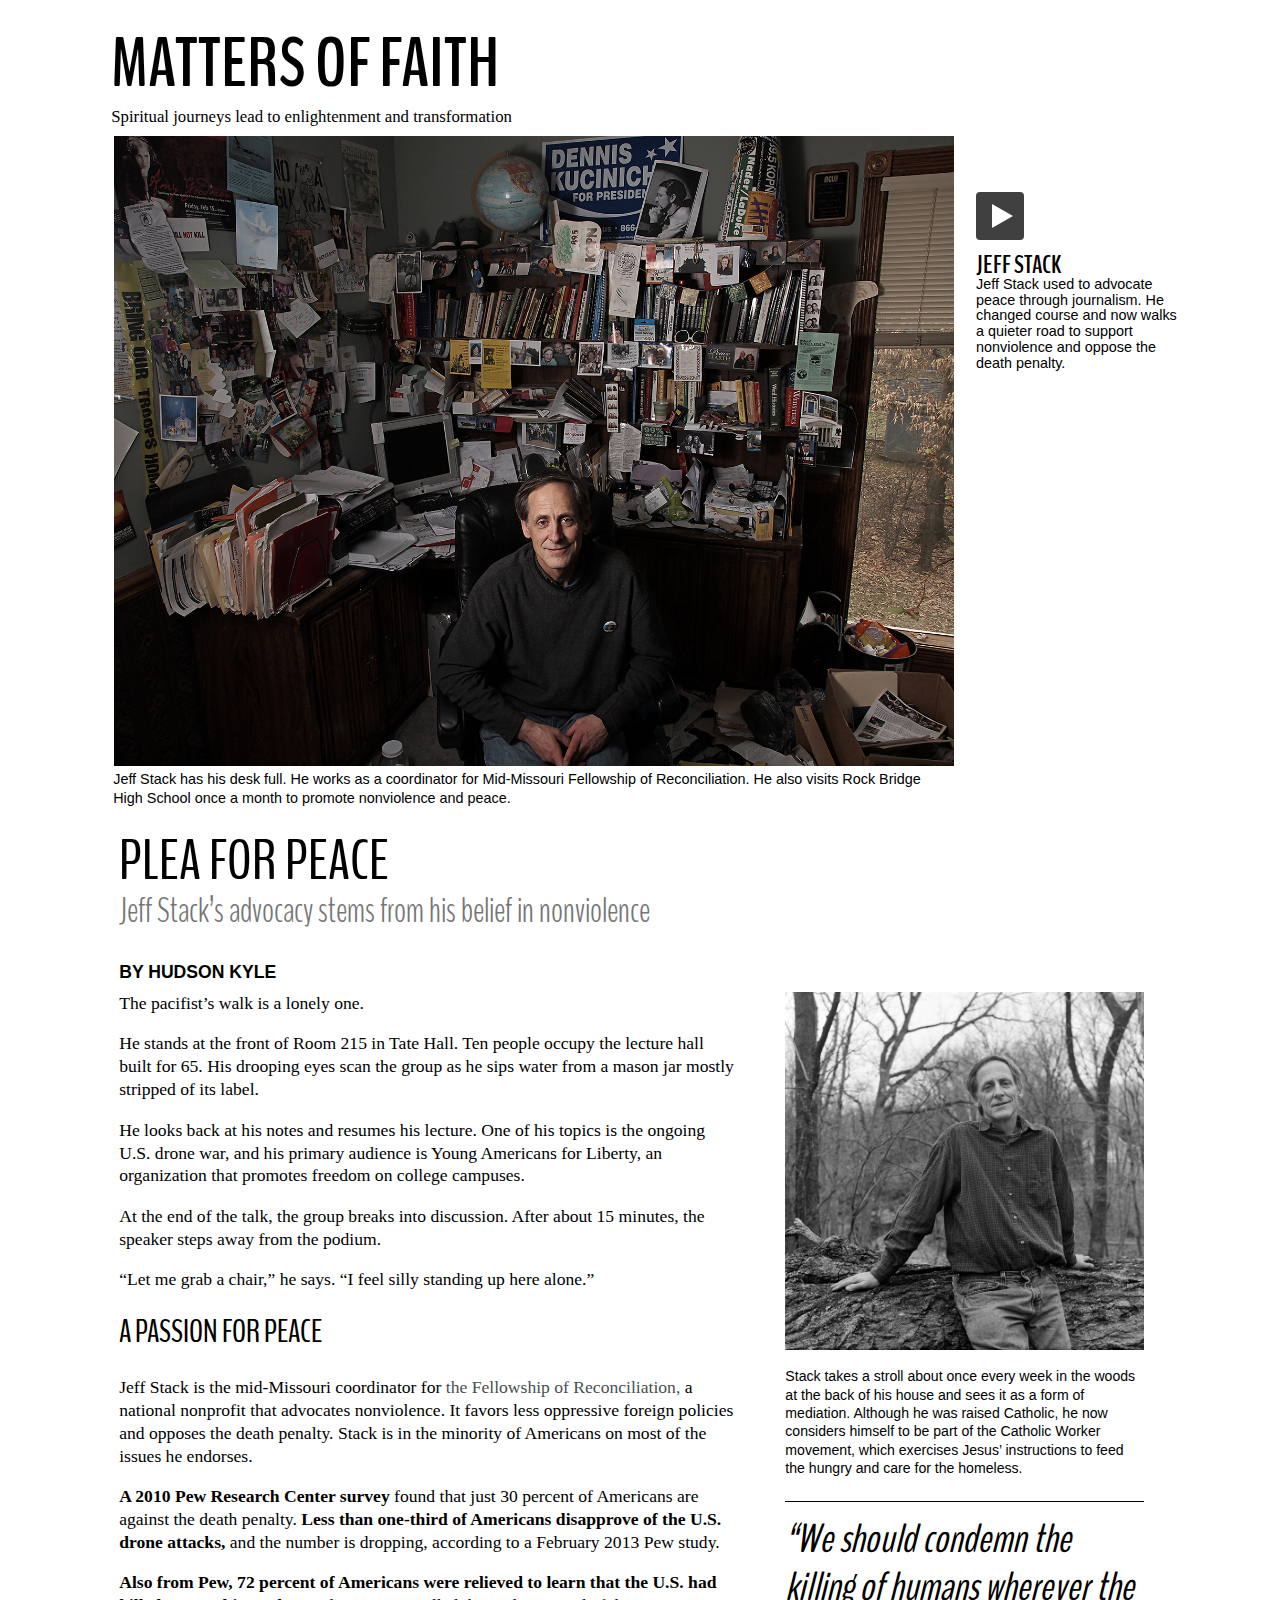
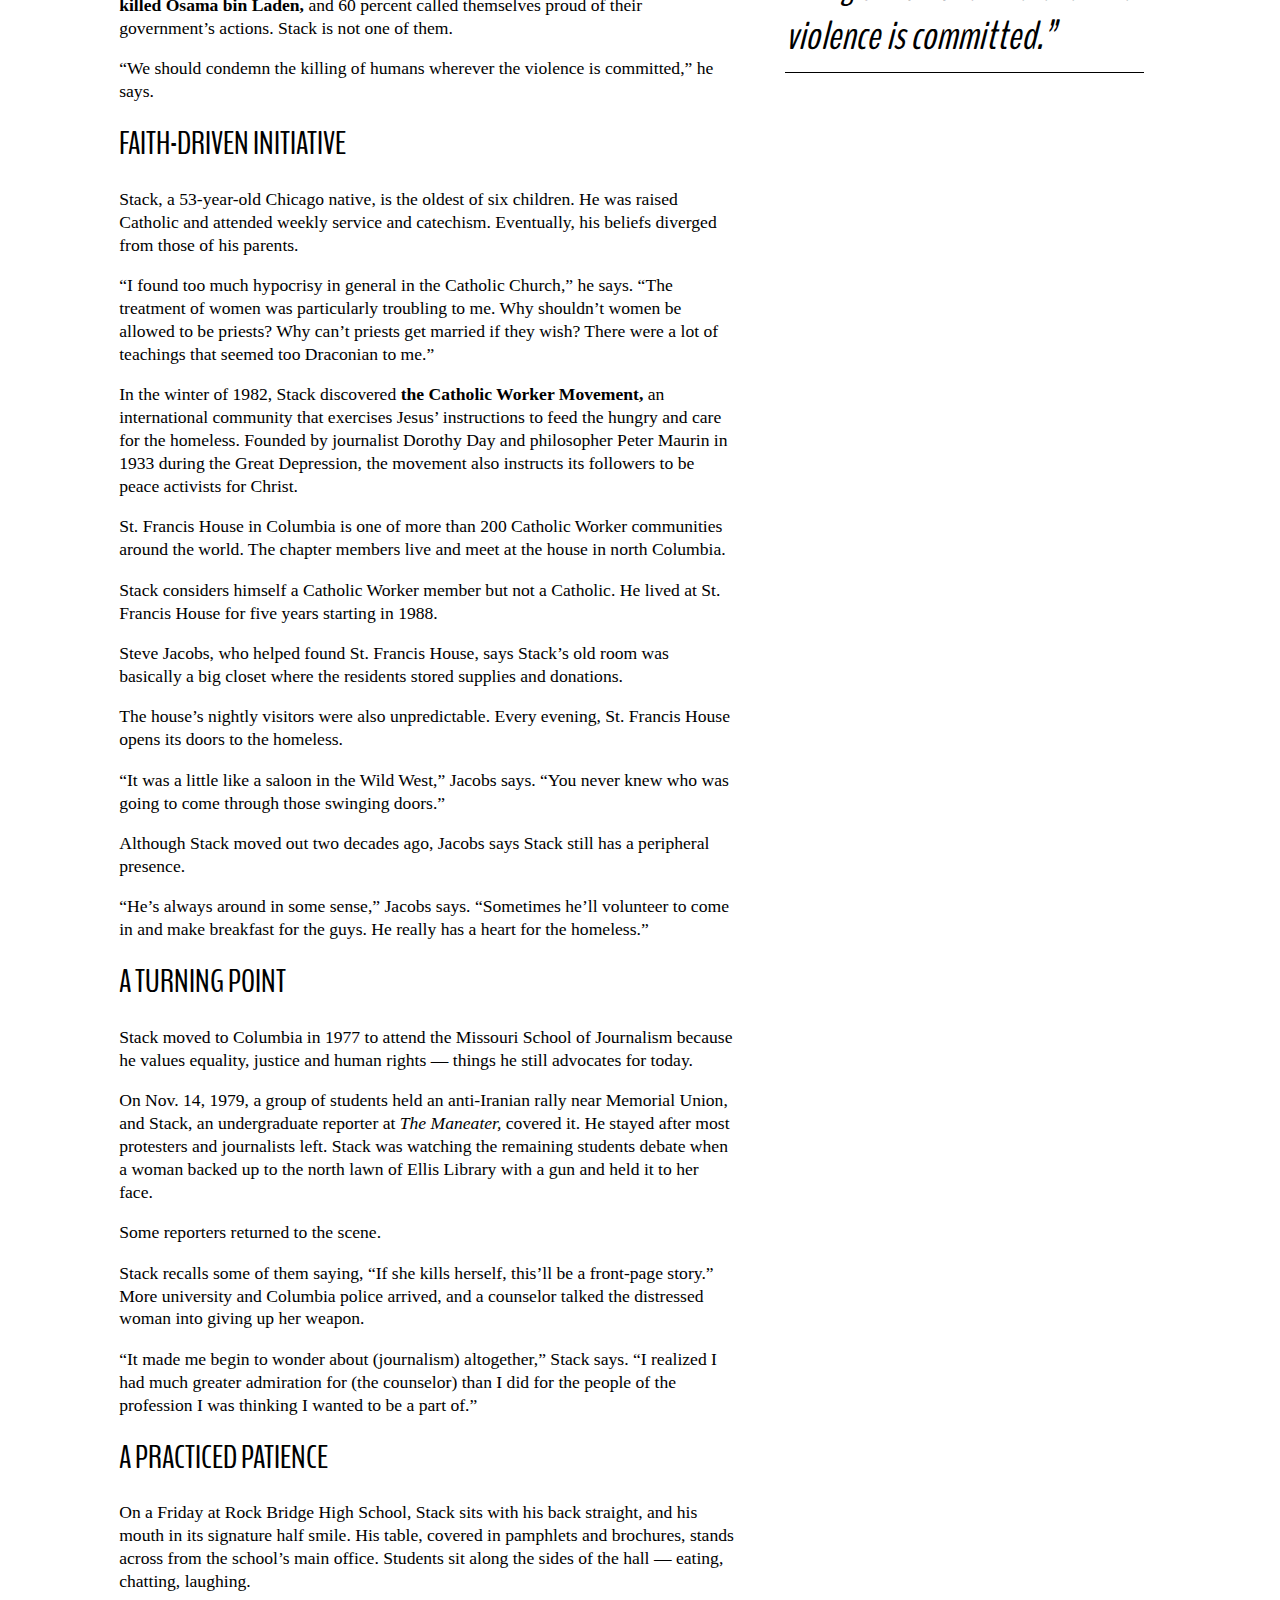
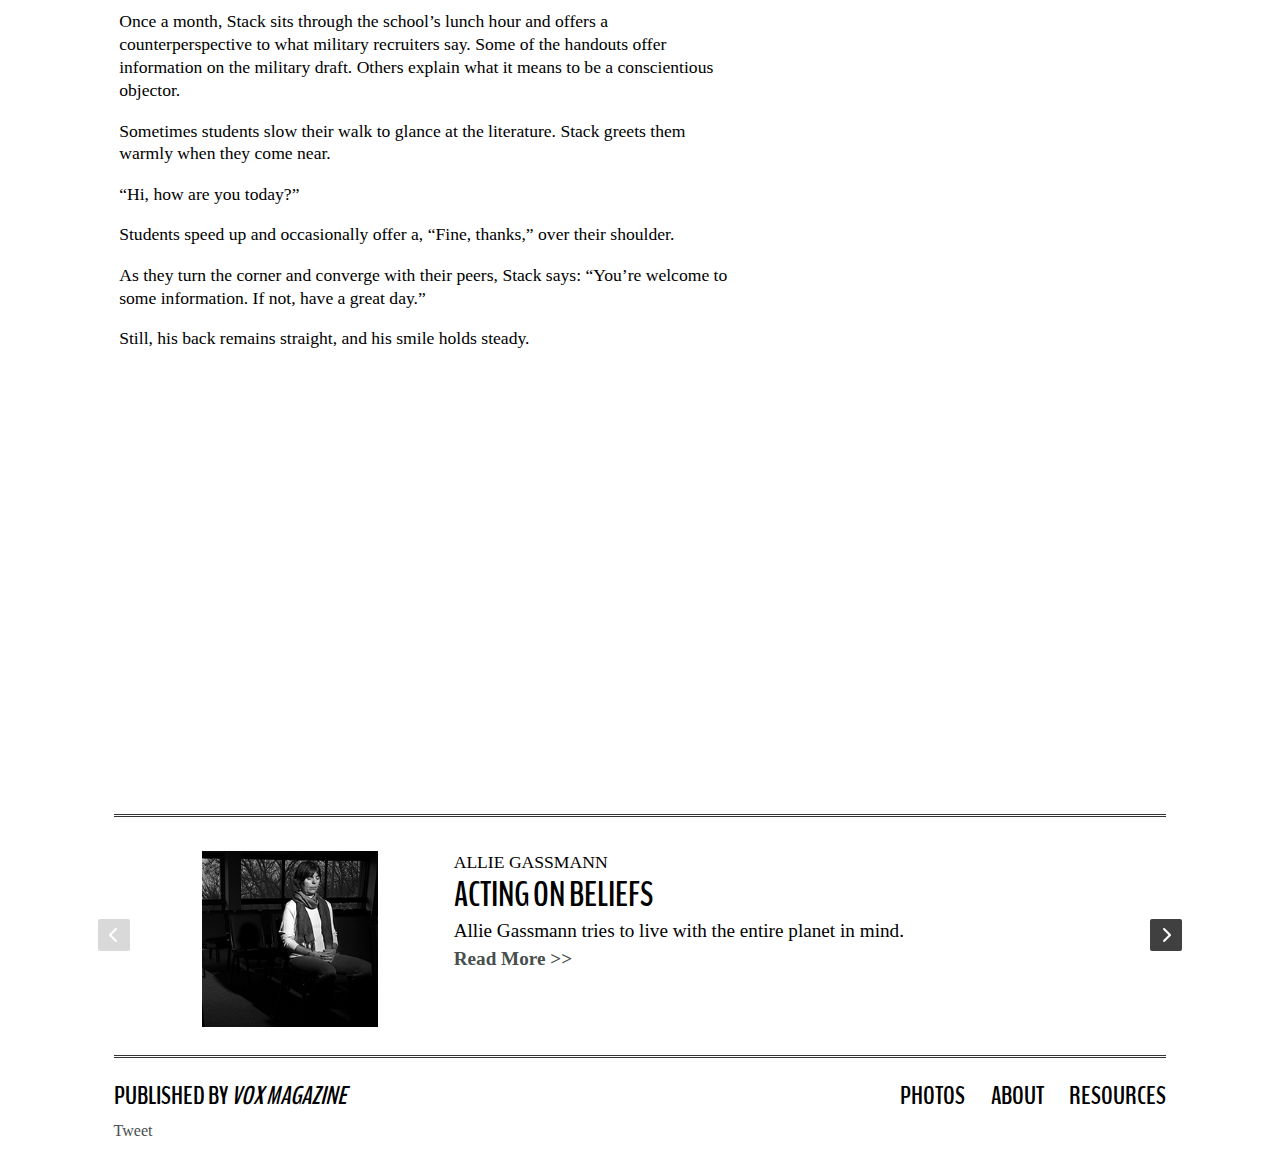
<file: jeff.html>
<!doctype html>
<!--[if lt IE 9]><html class="ie"><![endif]-->
<!--[if gte IE 9]><!--><html><!--<![endif]-->

<!--
	The comment jumble above is handy for targeting old IE with CSS.
	http://paulirish.com/2008/conditional-stylesheets-vs-css-hacks-answer-neither/
-->
	
	<head>
		<meta charset="utf-8"/>
		<meta http-equiv="X-UA-Compatible" content="IE=edge,chrome=1"/>
		<title>Jeff Stack -- Matters of Faith</title>
		
		<!-- Please don't add "maximum-scale=1" here. It's bad for accessibility. -->
		<meta name="viewport" content="width=device-width, initial-scale=1"/>
		
		<link rel="stylesheet" href="main.css"/>
		<link href='http://fonts.googleapis.com/css?family=BenchNine:300,400,700' rel='stylesheet' type='text/css'>
		<link rel="stylesheet" href="royalslider/royalslider.css">
		<link rel="stylesheet" href="royalslider/skins/default/rs-default.css"> 
		<link href='http://fonts.googleapis.com/css?family=Droid+Sans:400,700' rel='stylesheet' type='text/css'>
		<!-- Plugin requires jQuery 1.7+  -->
		<!-- If you already have jQuery on your page, you shouldn't include it second time. -->
		<script src='royalslider/jquery-1.8.3.min.js'></script>

		<!-- Main slider JS script file --> 
		<!-- Create it with slider online build tool for better performance. -->
		<script src="royalslider/jquery.royalslider.min.js"></script>
	
	</head>
	
	<body lang="en">

		<div id="fb-root"></div>
				<script>(function(d, s, id) {
				  var js, fjs = d.getElementsByTagName(s)[0];
				  if (d.getElementById(id)) return;
				  js = d.createElement(s); js.id = id;
				  js.src = "//connect.facebook.net/en_US/all.js#xfbml=1";
				  fjs.parentNode.insertBefore(js, fjs);
				}(document, 'script', 'facebook-jssdk'));</script>
		
		<div class="story_logo">		
			<div class="wrapper">
				<div class="logo">
					<a class="logo" href="index.html"><h1 class="story_logo">Matters of Faith</h1></a>
					<h2 id="story_logo_deck">Spiritual journeys lead to enlightenment and transformation</h2>
				</div>
			<hr id="line-top" class="line wrapper"></hr>
			</div>
		</div>	

	<div>	
		<div>
		<img src="images/Jeff_FINAL_web.jpg" class="story_img" id="imageID" alt="Portrait of Jeff Stack"/>

		<div class="wrapper story_caption"><p>Jeff Stack has his desk full. He works as a coordinator for Mid-Missouri Fellowship of Reconciliation. He also visits Rock Bridge High School once a month to promote nonviolence and peace.</p></div>
		</div>

		<div class="video_tease">
			<a href="#video_container" id="play_button">&nbsp;</a>
			<h4 class="tease_headline">Jeff Stack</h4>
			<p class="tease_summary"> Jeff Stack used to advocate peace through journalism. He changed course and now walks a quieter road to support nonviolence and oppose the death penalty.</p>
		</div>

	</div>

		<div class="story_body">
		<h3 class="story_headline">Plea for peace</h3>
		<h4 class="story_deck">Jeff Stack’s advocacy stems from his belief in nonviolence</h4>
		<h6 class="story_byline">By Hudson Kyle</h6>

		<aside class="sidebar">
			<img src="images/Jeff_2_FINAL_web.jpg" class="sidebar_image" alt="Portrait of Jeff Stack"/>
			<p class="secondary_caption">Stack takes a stroll about once every week in the woods at the back of his house and sees it as a form of mediation. Although he was raised Catholic, he now considers himself to be part of the Catholic Worker movement, which exercises Jesus’ instructions to feed the hungry and care for the homeless.</p>
			<div class="sidebar_pull_quote">
			<p>“We should condemn the killing of humans wherever the violence is committed.”</p>
			</div>
		</aside>	

		<article class="story_text">
			
			<p>The pacifist’s walk is a lonely one.</p>
			<p>He stands at the front of Room 215 in Tate Hall. Ten people occupy the lecture hall built for 65. His drooping eyes scan the group as he sips water from a mason jar mostly stripped of its label.</p>
			<p>He looks back at his notes and resumes his lecture. One of his topics is the ongoing U.S. drone war, and his primary audience is Young Americans for Liberty, an organization that promotes freedom on college campuses.</p>
			<p>At the end of the talk, the group breaks into discussion. After about 15 minutes, the speaker steps away from the podium.</p>
			<p>“Let me grab a chair,” he says. “I feel silly standing up here alone.”</p>

			<div class="subhead">A passion for peace</div>

			<p>Jeff Stack is the mid-Missouri coordinator for <a href="http://forusa.org/">the Fellowship of Reconciliation,</a> a national nonprofit that advocates nonviolence. It favors less oppressive foreign policies and opposes the death penalty. Stack is in the minority of Americans on most of the issues he endorses.</p>
			<p><a href="http://www.pewforum.org/Death-Penalty/Public-Opinion-on-the-Death-Penalty.aspx" target="_blank" class="body_link">A 2010 Pew Research Center survey</a> found that just 30 percent of Americans are against the death penalty. <a href="http://www.people-press.org/2013/02/11/continued-support-for-u-s-drone-strikes/" target="_blank" class="body_link">Less than one-third of Americans disapprove of the U.S. drone attacks,</a> and the number is dropping, according to a February 2013 Pew study.</p>
			<p><a href="http://www.people-press.org/2011/05/03/public-relieved-by-bin-ladens-death-obamas-job-approval-rises/1/" target="_blank" class="body_link">Also from Pew, 72 percent of Americans were relieved to learn that the U.S. had killed Osama bin Laden,</a> and 60 percent called themselves proud of their government’s actions. Stack is not one of them.</p>
			<p>“We should condemn the killing of humans wherever the violence is committed,” he says.</p>

			<div class="subhead">Faith-driven initiative</div>

			<p>Stack, a 53-year-old Chicago native, is the oldest of six children. He was raised Catholic and attended weekly service and catechism. Eventually, his beliefs diverged from those of his parents.</p>
			<p>
“I found too much hypocrisy in general in the Catholic Church,” he says. “The treatment of women was particularly troubling to me. Why shouldn’t women be allowed to be priests? Why can’t priests get married if they wish? There were a lot of teachings that seemed too Draconian to me.”</p>
			<p>
In the winter of 1982, Stack discovered <a href="http://www.catholicworker.org/" target="_blank" class="body_link">the Catholic Worker Movement,</a> an international community that exercises Jesus’ instructions to feed the hungry and care for the homeless. Founded by journalist Dorothy Day and philosopher Peter Maurin in 1933 during the Great Depression, the movement also instructs its followers to be peace activists for Christ.</p>
			<p>
St. Francis House in Columbia is one of more than 200 Catholic Worker communities around the world. The chapter members live and meet at the house in north Columbia.</p>
			<p>
Stack considers himself a Catholic Worker member but not a Catholic. He lived at St. Francis House for five years starting in 1988.</p>

			<div class="pull_quote">
			<p>“We should condemn the killing of humans wherever the violence is committed,”</p>
			</div>

			<p>Steve Jacobs, who helped found St. Francis House, says Stack’s old room was basically a big closet where the residents stored supplies and donations.</p>
			<p>The house’s nightly visitors were also unpredictable. Every evening, St. Francis House opens its doors to the homeless.</p>
			<p>“It was a little like a saloon in the Wild West,” Jacobs says. “You never knew who was going to come through those swinging doors.”</p>
			Although Stack moved out two decades ago, Jacobs says Stack still has a peripheral presence.</p>
			<p>“He’s always around in some sense,” Jacobs says. “Sometimes he’ll volunteer to come in and make breakfast for the guys. He really has a heart for the homeless.”</p>

			<div class="subhead">A turning point</div>

			<p>Stack moved to Columbia in 1977 to attend the Missouri School of Journalism because he values equality, justice and human rights — things he still advocates for today.</p>
			<p>On Nov. 14, 1979, a group of students held an anti-Iranian rally near Memorial Union, and Stack, an undergraduate reporter at <span class="italics">The Maneater,</span> covered it. He stayed after most protesters and journalists left. Stack was watching the remaining students debate when a woman backed up to the north lawn of Ellis Library with a gun and held it to her face.</p>
			<p>Some reporters returned to the scene.</p>
			<p>Stack recalls some of them saying, “If she kills herself, this’ll be a front-page story.” More university and Columbia police arrived, and a counselor talked the distressed woman into giving up her weapon.</p>
			<p>“It made me begin to wonder about (journalism) altogether,” Stack says. “I realized I had much greater admiration for (the counselor) than I did for the people of the profession I was thinking I wanted to be a part of.”</p>

			<div class="subhead">A practiced patience</div>

			<p>On a Friday at Rock Bridge High School, Stack sits with his back straight, and his mouth in its signature half smile. His table, covered in pamphlets and brochures, stands across from the school’s main office. Students sit along the sides of the hall — eating, chatting, laughing.</p>
			<p>Once a month, Stack sits through the school’s lunch hour and offers a counterperspective to what military recruiters say. Some of the handouts offer information on the military draft. Others explain what it means to be a conscientious objector.</p>
			<p>Sometimes students slow their walk to glance at the literature. Stack greets them warmly when they come near.</p>
			<p>“Hi, how are you today?”</p>
			<p>Students speed up and occasionally offer a, “Fine, thanks,” over their shoulder.</p>
			<p>As they turn the corner and converge with their peers, Stack says: “You’re welcome to some information. If not, have a great day.”</p>
			<p>Still, his back remains straight, and his smile holds steady.</p>

	<div id="video_container">
		<iframe id="video" src="http://www.youtube.com/embed/9nbAn9aMmOE?list=UUOOD7UJ1b6o14kdWbP1H-kA" frameborder="0" allowfullscreen></iframe>
	</div>

		</article>


	</div>

	<hr class="line2"></hr>	

	<div id = "story_slider" class="royalSlider rsDefault wrapper">
			

			<div>
				<img class="story_thumb" src="images/thumbs/allie_thumb.jpg" alt="Portrait of Allie Gassmann"/>
				<a href=allie.html class="read"><div class="story_nav_text">
				<p class="story_tag">Allie Gassmann</p>
				<h5 class="story_name">Acting on beliefs</h5>
				<p class="story_summary">Allie Gassmann tries to live with the entire planet in mind. <span class="read">Read More &#62;&#62;</span></p>
				</div></a>
			</div>


			<div>
				<img class="story_thumb" src="images/thumbs/mary_thumb.jpg" alt="Portrait of Mary Hartigan"/>
				<a href=mary.html class="read"><div class="story_nav_text">
				<p class="story_tag">Mary Hartigan</p>
				<h5 class="story_name">Reinvention of life</h5>
				<p class="story_summary">Mary Hartigan finds a family and a community in Judaism. <span class="read">Read More &#62;&#62;</span></p>
				</div></a>
			</div>

			<div>
				<img class="story_thumb" src="images/thumbs/theo_thumb.jpg" alt="Portrait of Theo Tushaus"/>
				<a href=theo.html class="read"><div class="story_nav_text">
				<p class="story_tag">Theo Tushaus</p>
				<h5 class="story_name">Leap from faith</h5>
				<p class="story_summary">Theo Tushaus finds comfort in his sexuality after discovering an atheist group. <span class="read">Read More &#62;&#62;</span></p>
				</div></a>
			</div>

			<div>
				<img class="story_thumb" src="images/thumbs/elisabeth_thumb.jpg" alt="Portrait of Elisabeth Sobczak"/>
				<a href=elisabeth.html class="read"><div class="story_nav_text">
				<p class="story_tag">Elisabeth Sobczak</p>
				<h5 class="story_name">A perfect storm</h5>
				<p class="story_summary">Elisabeth Sobczak finds inner peace in her faith. <span class="read">Read More &#62;&#62;</span></p>
				</div></a>
			</div>
			
			<div>
				<img class="story_thumb" src="images/thumbs/lysaundra_thumb.jpg" alt="Portrait of LySaundra Campbell"/>
				<a href=lysaundra.html class="read"><div class="story_nav_text">
				<p class="story_tag">LySaundra Campbell</p>
				<h5 class="story_name">Defining grace</h5>
				<p class="story_summary">LySaundra Campbell saw God through pain and sorrow. <span class="read">Read More &#62;&#62;</span></p>
				</div></a>
			</div>
			
			<div>
				<img class="story_thumb" src="images/thumbs/ken_thumb.jpg" alt="Portrait of Ken McRae"/>
				<a href=ken.html class="read"><div class="story_nav_text">
				<p class="story_tag">Ken McRae</p>
				<h5 class="story_name">Living La Vida Yoga</h5>
				<p class="story_summary">Ken McRae found spirituality through yoga. <span class="read">Read More &#62;&#62;</span></p>
				</div></a>
			</div>
			
			</div>	

		<hr class="line wrapper"></hr>

		<footer>
			<ul class="footer">
				
				<li class="footer">Published by <span class="italics"><a href="http://www.voxmagazine.com/" class="vox">VOX Magazine</a></span></li>
								
				<li class="last"><a href="resources.html" class="vox">Resources</a></li>

				<li class="right"><a href="about.html" class="vox">About</li>

				<li class="right"><a href="photos.html" class="vox">Photos</li>
			</ul>

		</footer>

			<ul class="share">

				<li class="fb-send" data-href="http://www.voxmagazine.com/" data-font="arial"></li>

				<li class="tweet"><a href="https://twitter.com/share" class="twitter-share-button">Tweet</a></li></div>
				<script>!function(d,s,id){var js,fjs=d.getElementsByTagName(s)[0],p=/^http:/.test(d.location)?'http':'https';if(!d.getElementById(id)){js=d.createElement(s);js.id=id;js.src=p+'://platform.twitter.com/widgets.js';fjs.parentNode.insertBefore(js,fjs);}}(document, 'script', 'twitter-wjs');</script>
			</ul>

	</body>
	
<script>
    jQuery(document).ready(function($) {
        $("#story_slider").royalSlider({
            arrowsNav: true,
            controlNavigation: 'none',
            arrowsNavAutoHide: false,
            video: {
            }
        }); 
    });

</script>

</html>
</file>
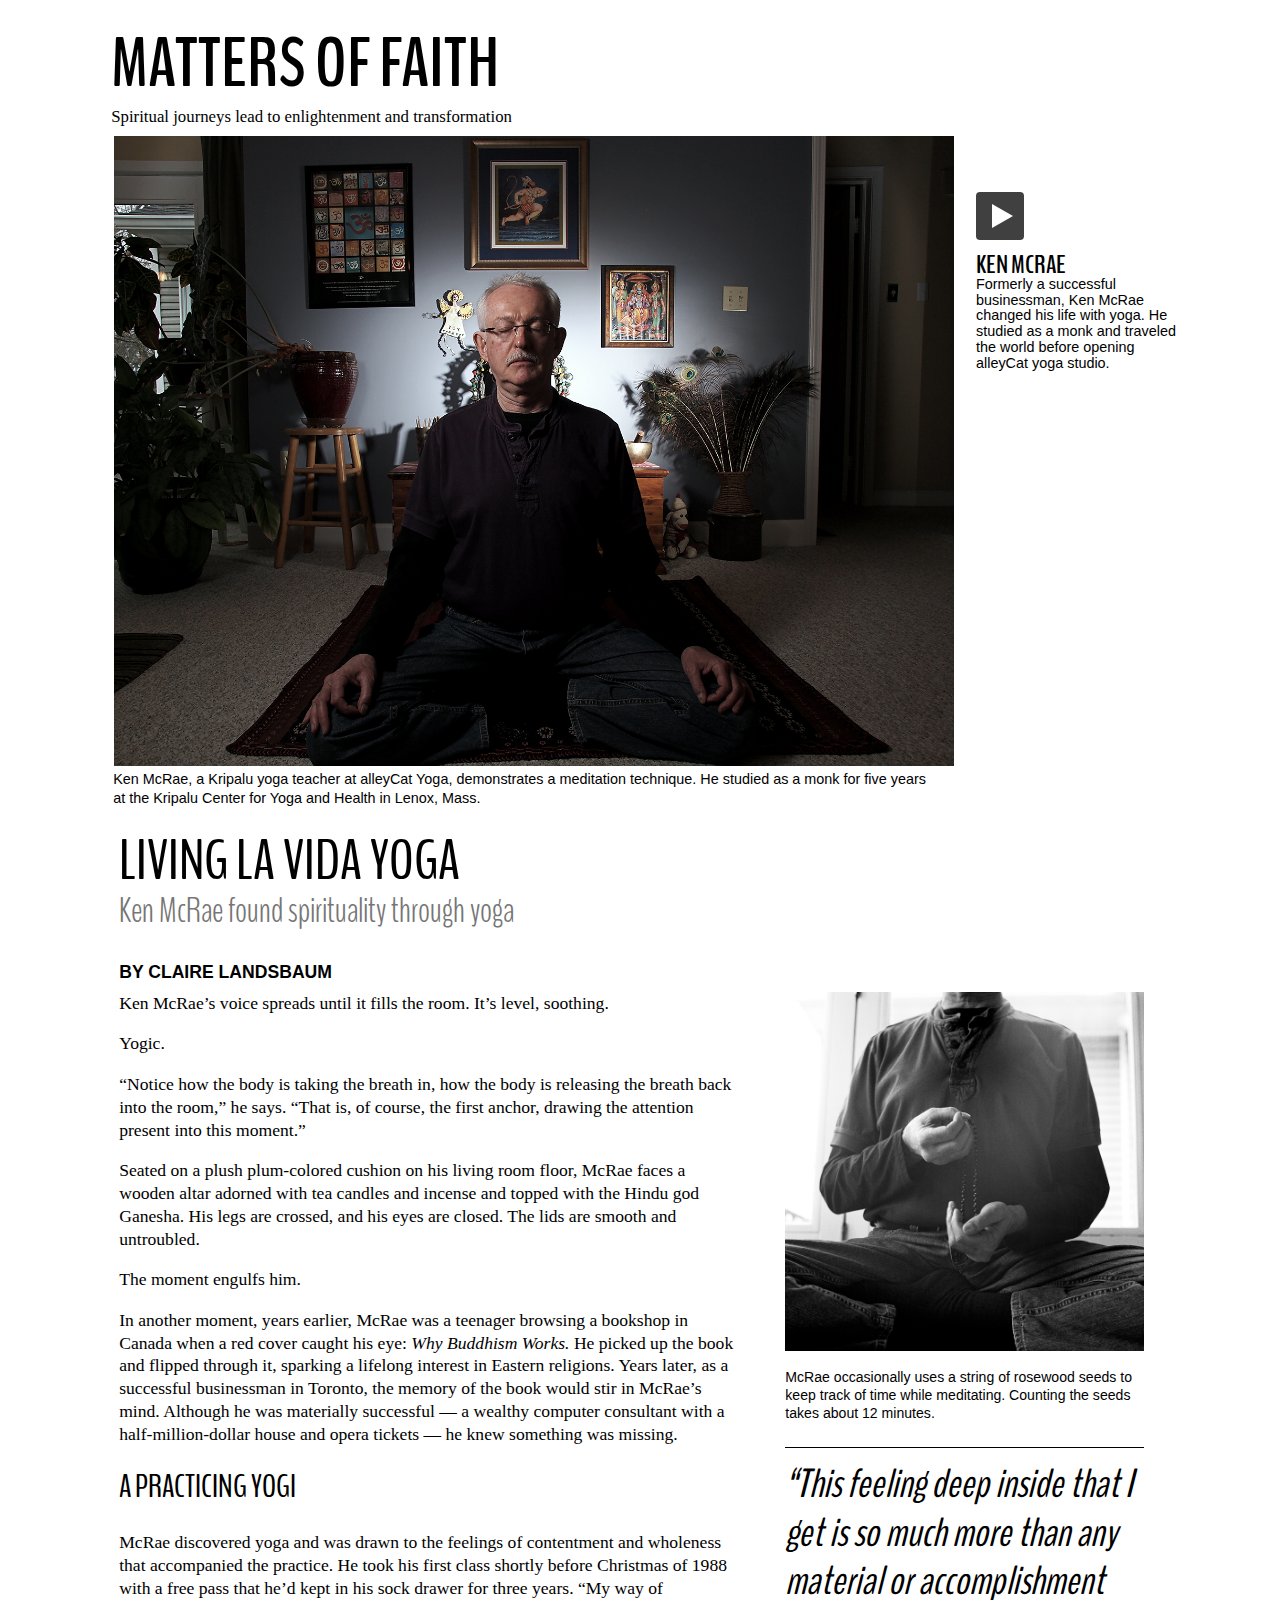
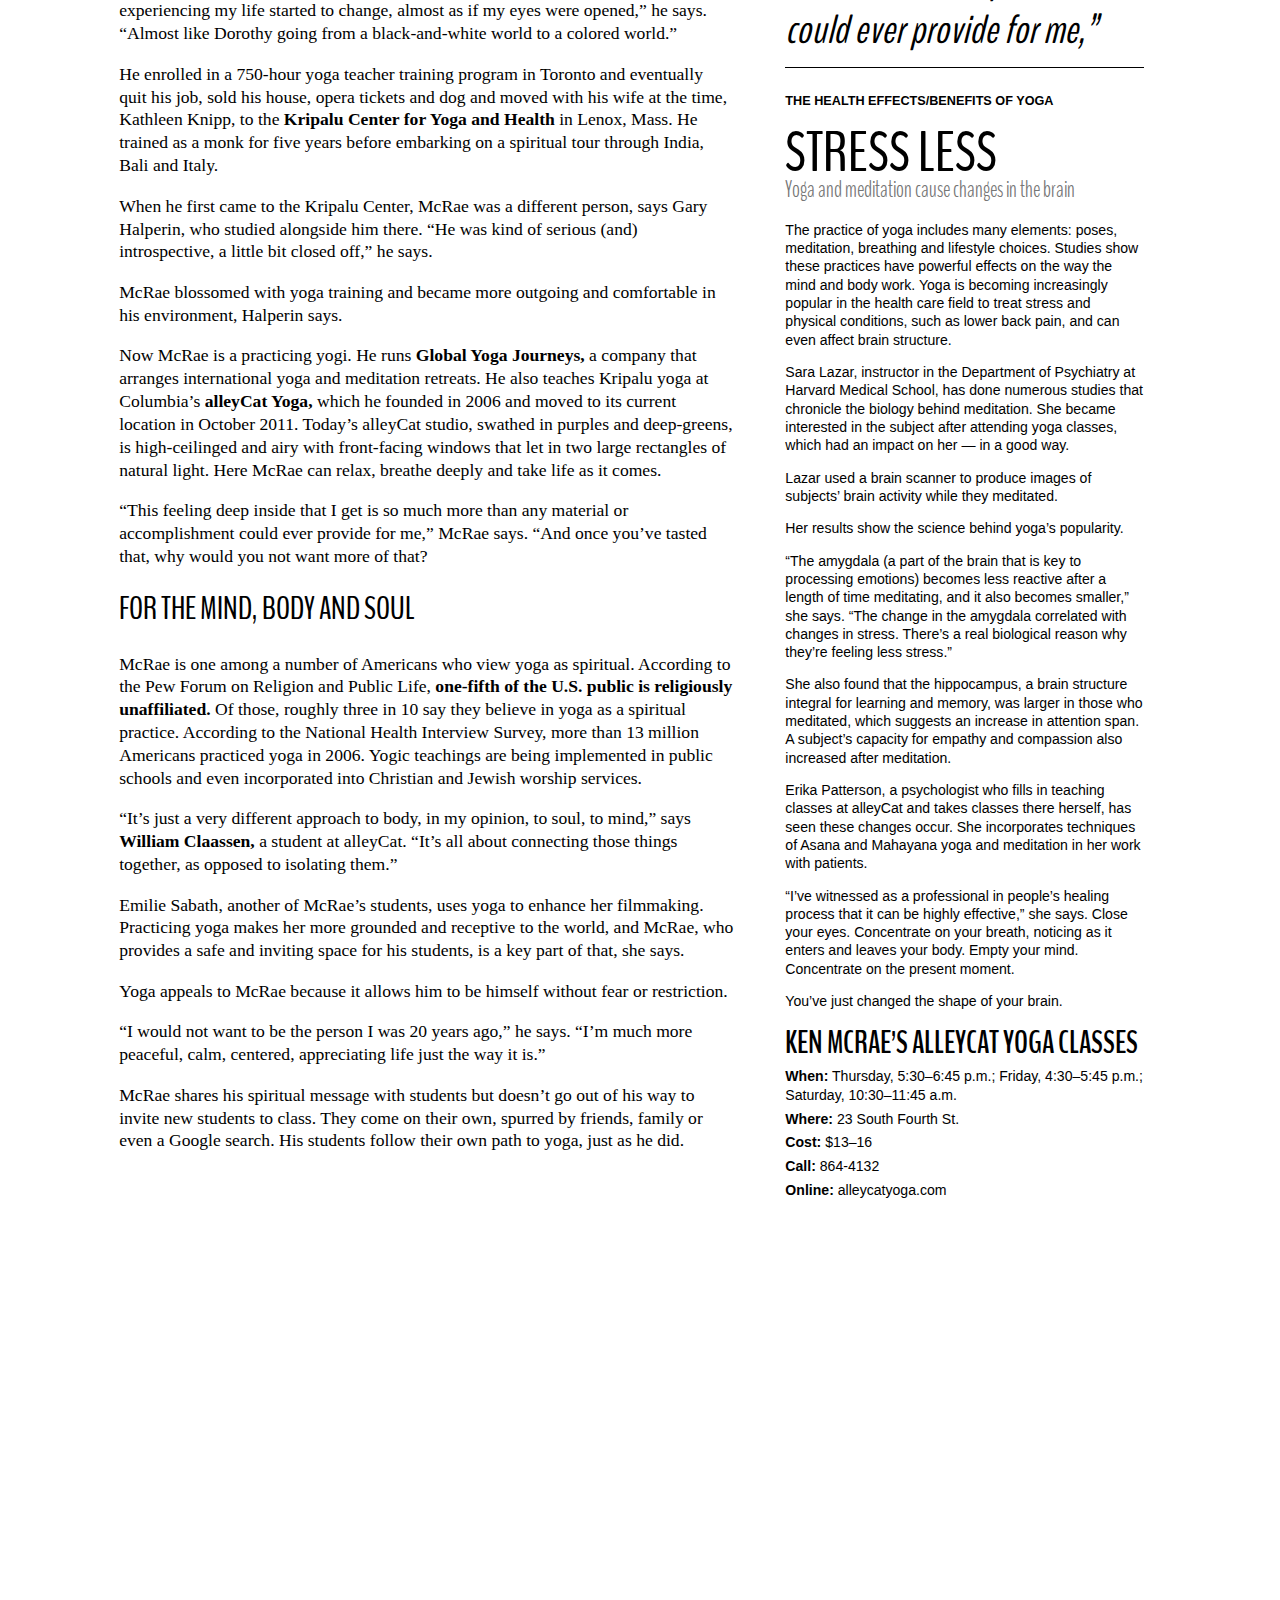
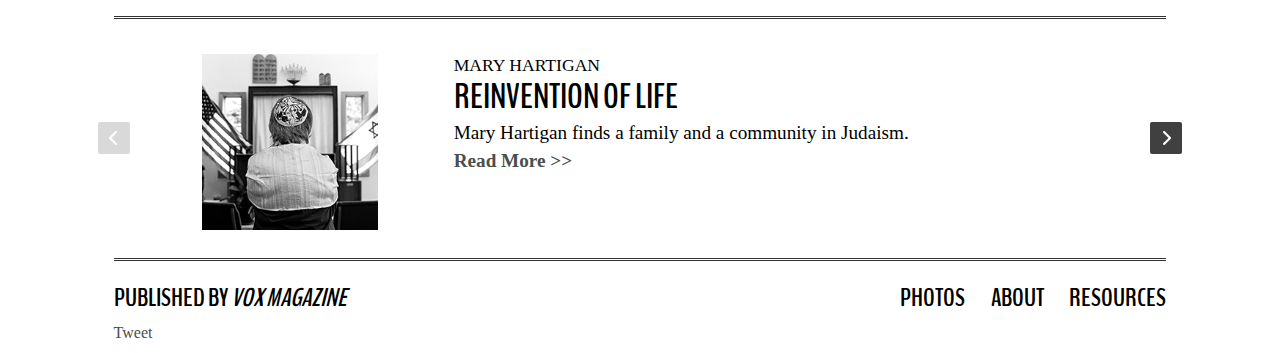
<file: ken.html>
<!doctype html>
<!--[if lt IE 9]><html class="ie"><![endif]-->
<!--[if gte IE 9]><!--><html><!--<![endif]-->

<!--
	The comment jumble above is handy for targeting old IE with CSS.
	http://paulirish.com/2008/conditional-stylesheets-vs-css-hacks-answer-neither/
-->
	
	<head>
		<meta charset="utf-8"/>
		<meta http-equiv="X-UA-Compatible" content="IE=edge,chrome=1"/>
		<title>Ken McRae -- Matters of Faith</title>
		
		<!-- Please don't add "maximum-scale=1" here. It's bad for accessibility. -->
		<meta name="viewport" content="width=device-width, initial-scale=1"/>
		
		<link rel="stylesheet" href="main.css"/>
		<link href='http://fonts.googleapis.com/css?family=BenchNine:300,400,700' rel='stylesheet' type='text/css'>
		<link rel="stylesheet" href="royalslider/royalslider.css">
		<link rel="stylesheet" href="royalslider/skins/default/rs-default.css"> 
		<link href='http://fonts.googleapis.com/css?family=Droid+Sans:400,700' rel='stylesheet' type='text/css'>
		<!-- Plugin requires jQuery 1.7+  -->
		<!-- If you already have jQuery on your page, you shouldn't include it second time. -->
		<script src='royalslider/jquery-1.8.3.min.js'></script>

		<!-- Main slider JS script file --> 
		<!-- Create it with slider online build tool for better performance. -->
		<script src="royalslider/jquery.royalslider.min.js"></script>

	</head>
	
	<body lang="en">

		<div id="fb-root"></div>
				<script>(function(d, s, id) {
				  var js, fjs = d.getElementsByTagName(s)[0];
				  if (d.getElementById(id)) return;
				  js = d.createElement(s); js.id = id;
				  js.src = "//connect.facebook.net/en_US/all.js#xfbml=1";
				  fjs.parentNode.insertBefore(js, fjs);
				}(document, 'script', 'facebook-jssdk'));</script>
		
		<div class="story_logo">		
			<div class="wrapper">
				<div class="logo">
					<a class="logo" href="index.html"><h1 class="story_logo">Matters of Faith</h1></a>
					<h2 id="story_logo_deck">Spiritual journeys lead to enlightenment and transformation</h2>
				</div>
			<hr id="line-top" class="line wrapper"></hr>
			</div>
		</div>	

	<div>	
		<div>
		<img src="images/Ken_FINAL_web.jpg" class="story_img" id="imageID" alt="Portrait of Ken McRae" />

		<div class="wrapper story_caption"><p>Ken McRae, a Kripalu yoga teacher at alleyCat Yoga, demonstrates a meditation technique. He studied as a monk for five years at the Kripalu Center for Yoga and Health in Lenox, Mass.</p></div>
		</div>

		<div class="video_tease">
			<a href="#video_container" id="play_button">&nbsp;</a>
			<h4 class="tease_headline">Ken McRae</h4>
			<p class="tease_summary">Formerly a successful businessman, Ken McRae changed his life with yoga. He studied as a monk and traveled the world before opening alleyCat yoga studio.</p>
		</div>

	</div>

		<div class="story_body">
		<h3 class="story_headline">Living La Vida Yoga</h3>
		<h4 class="story_deck">Ken McRae found spirituality through yoga</h4>
		<h6 class="story_byline">By Claire Landsbaum</h6>

		<aside class="sidebar">
			<img src="images/Ken_2_FINAL_web.jpg" class="sidebar_image" alt="Portrait of Ken McRae"/>
			<p class="secondary_caption">McRae occasionally uses a string of rosewood seeds to keep track of time while meditating. Counting the seeds takes about 12 minutes.</p>
			<div class="sidebar_pull_quote">
			<p>“This feeling deep inside that I get is so much more than any material or accomplishment could ever provide for me,”</p>
			</div>

		<div id= "ken_sidebar_sidebar">

			<p class="ken_tag">The health effects/benefits of yoga</p>
			<h3 class="ken_headline">Stress Less</h3>
			<h4 class="ken_deck">Yoga and meditation cause changes in the brain</h4>

		<article class="sidebar_text">		

			<p>The practice of yoga includes many elements: poses, meditation, breathing and lifestyle choices. Studies show these practices have powerful effects on the way the mind and body work. Yoga is becoming increasingly popular in the health care field to treat stress and physical conditions, such as lower back pain, and can even affect brain structure.</p>

			<p>Sara Lazar, instructor in the Department of Psychiatry at Harvard Medical School, has done numerous studies that chronicle the biology behind meditation. She became interested in the subject after attending yoga classes, which had an impact on her — in a good way.</p>

			<p>Lazar used a brain scanner to produce images of subjects’ brain activity while they meditated.</p>

			<p>Her results show the science behind yoga’s popularity.</p>

			<p>“The amygdala (a part of the brain that is key to processing emotions) becomes less reactive after a length of time meditating, and it also becomes smaller,” she says. “The change in the amygdala correlated with changes in stress. There’s a real biological reason why they’re feeling less stress.”</p>

			<p>She also found that the hippocampus, a brain structure integral for learning and memory, was larger in those who meditated, which suggests an increase in attention span. A subject’s capacity for empathy and compassion also increased after meditation.</p>

			<p>Erika Patterson, a psychologist who fills in teaching classes at alleyCat and takes classes there herself, has seen these changes occur. She incorporates techniques of Asana and Mahayana yoga and meditation in her work with patients.</p>

			<p>“I’ve witnessed as a professional in people’s healing process that it can be highly effective,” she says.
			Close your eyes. Concentrate on your breath, noticing as it enters and leaves your body. Empty your mind. Concentrate on the present moment.</p>

			<p>You’ve just changed the shape of your brain.</p>

			<div class="infobox">
			<p><span class="infobox_head">Ken McRae’s alleyCat Yoga Classes</span></p>
			<p><span class="infobox_bold">When:</span> Thursday, 5:30–6:45 p.m.; Friday, 4:30–5:45 p.m.; Saturday, 10:30–11:45 a.m.</p>
			<p><span class="infobox_bold">Where:</span> 23 South Fourth St.</p>
			<p><span class="infobox_bold">Cost:</span> $13–16</p>
			<p><span class="infobox_bold">Call:</span> 864-4132</p>
			<p><span class="infobox_bold">Online:</span> alleycatyoga.com</p>
			</div>


		</article>
		
		</div>	

		</aside>	

		<article class="story_text">
			

			<p>Ken McRae’s voice spreads until it fills the room. It’s level, soothing.</p>
			<p>Yogic.</p>
			<p>“Notice how the body is taking the breath in, how the body is releasing the breath back into the room,” he says. “That is, of course, the first anchor, drawing the attention present into this moment.”</p>
			<p>Seated on a plush plum-colored cushion on his living room floor, McRae faces a wooden altar adorned with tea candles and incense and topped with the Hindu god Ganesha. His legs are crossed, and his eyes are closed. The lids are smooth and untroubled.</p>
			<p>The moment engulfs him.</p>
			<p>In another moment, years earlier, McRae was a teenager browsing a bookshop in Canada when a red cover caught his eye: <span class="italics">Why Buddhism Works.</span> He picked up the book and flipped through it, sparking a lifelong interest in Eastern religions. Years later, as a successful businessman in Toronto, the memory of the book would stir in McRae’s mind. Although he was materially successful — a wealthy computer consultant with a half-million-dollar house and opera tickets — he knew something was missing.</p>

			<div class="subhead">A practicing yogi</div>

			<p>McRae discovered yoga and was drawn to the feelings of contentment and wholeness that accompanied the practice. He took his first class shortly before Christmas of 1988 with a free pass that he’d kept in his sock drawer for three years. “My way of experiencing my life started to change, almost as if my eyes were opened,” he says. “Almost like Dorothy going from a black-and-white world to a colored world.”</p>
			<p>He enrolled in a 750-hour yoga teacher training program in Toronto and eventually quit his job, sold his house, opera tickets and dog and moved with his wife at the time, Kathleen Knipp, to the <a href="http://www.kripalu.org" target="_blank" class="body_link">Kripalu Center for Yoga and Health</a> in Lenox, Mass. He trained as a monk for five years before embarking on a spiritual tour through India, Bali and Italy.</p>
			
			<div class="pull_quote">
			<p>“This feeling deep inside that I get is so much more than any material or accomplishment could ever provide for me,”</p>
			</div>

			<p>When he first came to the Kripalu Center, McRae was a different person, says Gary Halperin, who studied alongside him there. “He was kind of serious (and) introspective, a little bit closed off,” he says.</p>
			<p>McRae blossomed with yoga training and became more outgoing and comfortable in his environment, Halperin says.</p>  
			<p>Now McRae is a practicing yogi. He runs <a href="http://www.globalyogajourneys.com/aboutUs.html" target="_blank" class="body_link">Global Yoga Journeys,</a> a company that arranges international yoga and meditation retreats. He also teaches Kripalu yoga at Columbia’s <a href="http://www.alleycatyoga.com" target="_blank" class="body_link">alleyCat Yoga,</a> which he founded in 2006 and moved to its current location in October 2011. Today’s alleyCat studio, swathed in purples and deep-greens, is high-ceilinged and airy with front-facing windows that let in two large rectangles of natural light. Here McRae can relax, breathe deeply and take life as it comes.</p>
			<p>“This feeling deep inside that I get is so much more than any material or accomplishment could ever provide for me,” McRae says. “And once you’ve tasted that, why would you not want more of that?</p>

			<div class="subhead">For the mind, body and soul</div>

				<p>McRae is one among a number of Americans who view yoga as spiritual. According to the Pew Forum on Religion and Public Life, <a href="http://www.pewforum.org/unaffiliated/nones-on-the-rise.aspx" target="_blank" class="body_link">one-fifth of the U.S. public is religiously unaffiliated.</a> Of those, roughly three in 10 say they believe in yoga as a spiritual practice. According to the National Health Interview Survey, more than 13 million Americans practiced yoga in 2006. Yogic teachings are being implemented in public schools and even incorporated into Christian and Jewish worship services.</p>
			<p>“It’s just a very different approach to body, in my opinion, to soul, to mind,” says <a href="http://www.williamclaassen.com" target="_blank" class="body_link">William Claassen,</a> a student at alleyCat. “It’s all about connecting those things together, as opposed to isolating them.”</p>
			<p>Emilie Sabath, another of McRae’s students, uses yoga to enhance her filmmaking. Practicing yoga makes her more grounded and receptive to the world, and McRae, who provides a safe and inviting space for his students, is a key part of that, she says.</p>
			<p>Yoga appeals to McRae because it allows him to be himself without fear or restriction.</p>
			<p>“I would not want to be the person I was 20 years ago,” he says. “I’m much more peaceful, calm, centered, appreciating life just the way it is.”</p>
			<p>McRae shares his spiritual message with students but doesn’t go out of his way to invite new students to class. They come on their own, spurred by friends, family or even a Google search. His students follow their own path to yoga, just as he did.</p>

		<div id="video_container">
		<iframe id="video" src="http://www.youtube.com/embed/pD755Zu8Njc?list=UUOOD7UJ1b6o14kdWbP1H-kA" frameborder="0" allowfullscreen></iframe>
	</div>


		</article>	

			<div id= "ken_sidebar">

			<hr class="ken_line"></hr>	

			<p class="ken_tag">The health effects/benefits of yoga</p>
			<h3 class="story_headline">Stress Less</h3>
			<h4 class="story_deck">Yoga and meditation cause changes in the brain</h4>

		<article class="sidebar_text">		

			<p>The practice of yoga includes many elements: poses, meditation, breathing and lifestyle choices. Studies show these practices have powerful effects on the way the mind and body work. Yoga is becoming increasingly popular in the health care field to treat stress and physical conditions, such as lower back pain, and can even affect brain structure.</p>

			<p><a href="http://connects.catalyst.harvard.edu/Profiles/display/Person/12961" target="_blank" class="body_link">Sara Lazar,</a> instructor in the Department of Psychiatry at Harvard Medical School, has <a href="ttp://news.harvard.edu/gazette/story/2011/01/eight-weeks-to-a-better-brain/" target="_blank" class="body_link">done numerous studies</a> that chronicle the biology behind meditation. She became interested in the subject after attending yoga classes, which had an impact on her — in a good way.</p>

			<p>Lazar used a brain scanner to produce images of subjects’ brain activity while they meditated.</p>

			<p>Her results show the science behind yoga’s popularity.</p>

			<p>“The amygdala (a part of the brain that is key to processing emotions) becomes less reactive after a length of time meditating, and it also becomes smaller,” she says. “The change in the amygdala correlated with changes in stress. There’s a real biological reason why they’re feeling less stress.”</p>

			<p>She also found that the hippocampus, a brain structure integral for learning and memory, was larger in those who meditated, which suggests an increase in attention span. A subject’s capacity for empathy and compassion also increased after meditation.</p>

			<p>Erika Patterson, a psychologist who fills in teaching classes at alleyCat and takes classes there herself, has seen these changes occur. She incorporates techniques of Asana and Mahayana yoga and meditation in her work with patients.</p>

			<p>“I’ve witnessed as a professional in people’s healing process that it can be highly effective,” she says.
			Close your eyes. Concentrate on your breath, noticing as it enters and leaves your body. Empty your mind. Concentrate on the present moment.</p>

			<p>You’ve just changed the shape of your brain.</p>
	
		</article>

			<div class="infobox">
			<p><span class="infobox_head">Ken McRae’s alleyCat Yoga Classes</span></p>
			<p><span class="infobox_bold">When:</span> Thursday, 5:30–6:45 p.m.; Friday, 4:30–5:45 p.m.; Saturday, 10:30–11:45 a.m.</p>
			<p><span class="infobox_bold">Where:</span> 23 South Fourth St.</p>
			<p><span class="infobox_bold">Cost:</span> $13–16</p>
			<p><span class="infobox_bold">Call:</span> 864-4132</p>
			<p><span class="infobox_bold">Online:</span> <a href="http://alleycatyoga.com" target="_blank" class="body_link">alleycatyoga.com</a></p>
			</div>

		</div>

	</div>

	<hr class="line2"></hr>	

	<div id = "story_slider" class="royalSlider rsDefault wrapper">
		<!-- Teaser heads must be 20 characters or less -->

			
			<div>
				<img class="story_thumb" src="images/thumbs/mary_thumb.jpg" alt="Portrait of Mary Hartigan"/>
				<a href=mary.html class="read"><div class="story_nav_text">
				<p class="story_tag">Mary Hartigan</p>
				<h5 class="story_name">Reinvention of life</h5>
				<p class="story_summary">Mary Hartigan finds a family and a community in Judaism. <span class="read">Read More &#62;&#62;</span></p>
				</div></a>
			</div>

			<div>
				<img class="story_thumb" src="images/thumbs/theo_thumb.jpg" alt="Portrait of Theo Tushaus"/>
				<a href=theo.html class="read"><div class="story_nav_text">
				<p class="story_tag">Theo Tushaus</p>
				<h5 class="story_name">Leap from faith</h5>
				<p class="story_summary">Theo Tushaus finds comfort in his sexuality after discovering an atheist group. <span class="read">Read More &#62;&#62;</span></p>
				</div></a>
			</div>

			<div>
				<img class="story_thumb" src="images/thumbs/elisabeth_thumb.jpg" alt="Portrait of Elisabeth Sobczak"/>
				<a href=elisabeth.html class="read"><div class="story_nav_text">
				<p class="story_tag">Elisabeth Sobczak</p>
				<h5 class="story_name">A perfect storm</h5>
				<p class="story_summary">Elisabeth Sobczak finds inner peace in her faith. <span class="read">Read More &#62;&#62;</span></p>
				</div></a>
			</div>
			
			<div>
				<img class="story_thumb" src="images/thumbs/lysaundra_thumb.jpg" alt="Portrait of LySaundra Campbell"/>
				<a href=lysaundra.html class="read"><div class="story_nav_text">
				<p class="story_tag">LySaundra Campbell</p>
				<h5 class="story_name">Defining grace</h5>
				<p class="story_summary">LySaundra Campbell saw God through pain and sorrow. <span class="read">Read More &#62;&#62;</span></p>
				</div></a>
			</div>

			<div>
				<img class="story_thumb" src="images/thumbs/allie_thumb.jpg" alt="Portrait of Allie Gassmann"/>
				<a href=allie.html class="read"><div class="story_nav_text">
				<p class="story_tag">Allie Gassmann</p>
				<h5 class="story_name">Acting on beliefs</h5>
				<p class="story_summary">Allie Gassmann tries to live with the entire planet in mind. <span class="read">Read More &#62;&#62;</span></p>
				</div></a>
			</div>

			<div>
				<img class="story_thumb" src="images/thumbs/jeff_thumb.jpg" alt="Portrait of Jeff Stack"/>
				<a href=jeff.html class="read"><div class="story_nav_text">
				<p class="story_tag">Jeff Stack</p>
				<h5 class="story_name">Plea for peace</h5>
				<p class="story_summary">Jeff Stack’s advocacy stems from his belief in nonviolence. <span class="read">Read More &#62;&#62;</span></p>
				</div></a>
			</div>

			

	</div>	

		<hr class="line wrapper"></hr>

		<footer>
			<ul class="footer">
				
				<li class="footer">Published by <span class="italics"><a href="http://www.voxmagazine.com/" class="vox">VOX Magazine</a></span></li>
								
				<li class="last"><a href="resources.html" class="vox">Resources</a></li>

				<li class="right"><a href="about.html" class="vox">About</li>

				<li class="right"><a href="photos.html" class="vox">Photos</li>
			</ul>

		</footer>

			<ul class="share">

				<li class="fb-send" data-href="http://www.voxmagazine.com/" data-font="arial"></li>

				<li class="tweet"><a href="https://twitter.com/share" class="twitter-share-button">Tweet</a></li></div>
				<script>!function(d,s,id){var js,fjs=d.getElementsByTagName(s)[0],p=/^http:/.test(d.location)?'http':'https';if(!d.getElementById(id)){js=d.createElement(s);js.id=id;js.src=p+'://platform.twitter.com/widgets.js';fjs.parentNode.insertBefore(js,fjs);}}(document, 'script', 'twitter-wjs');</script>
			</ul>
	</body>
	
<script>
    jQuery(document).ready(function($) {
        $("#story_slider").royalSlider({
            arrowsNav: true,
            controlNavigation: 'none',
            arrowsNavAutoHide: false,
            video: {
            }
        }); 
    });

</script>

</html>
</file>
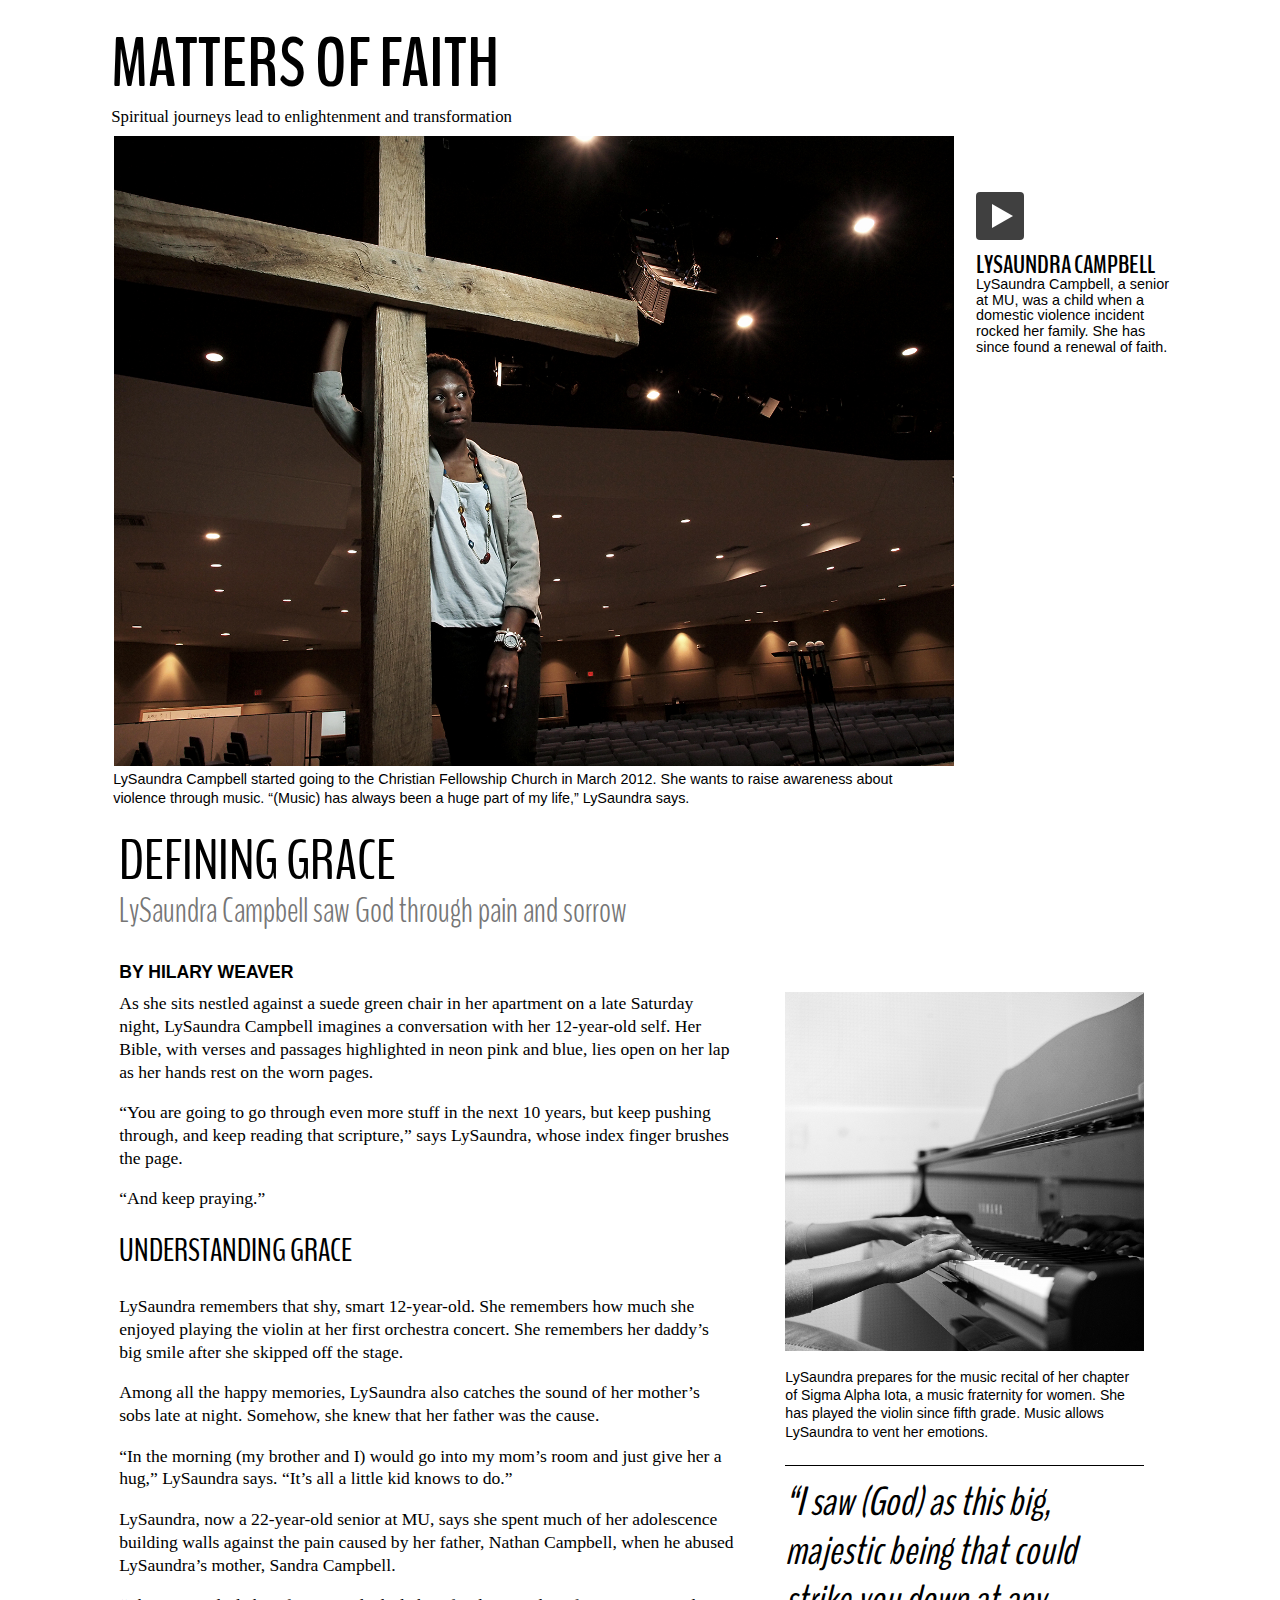
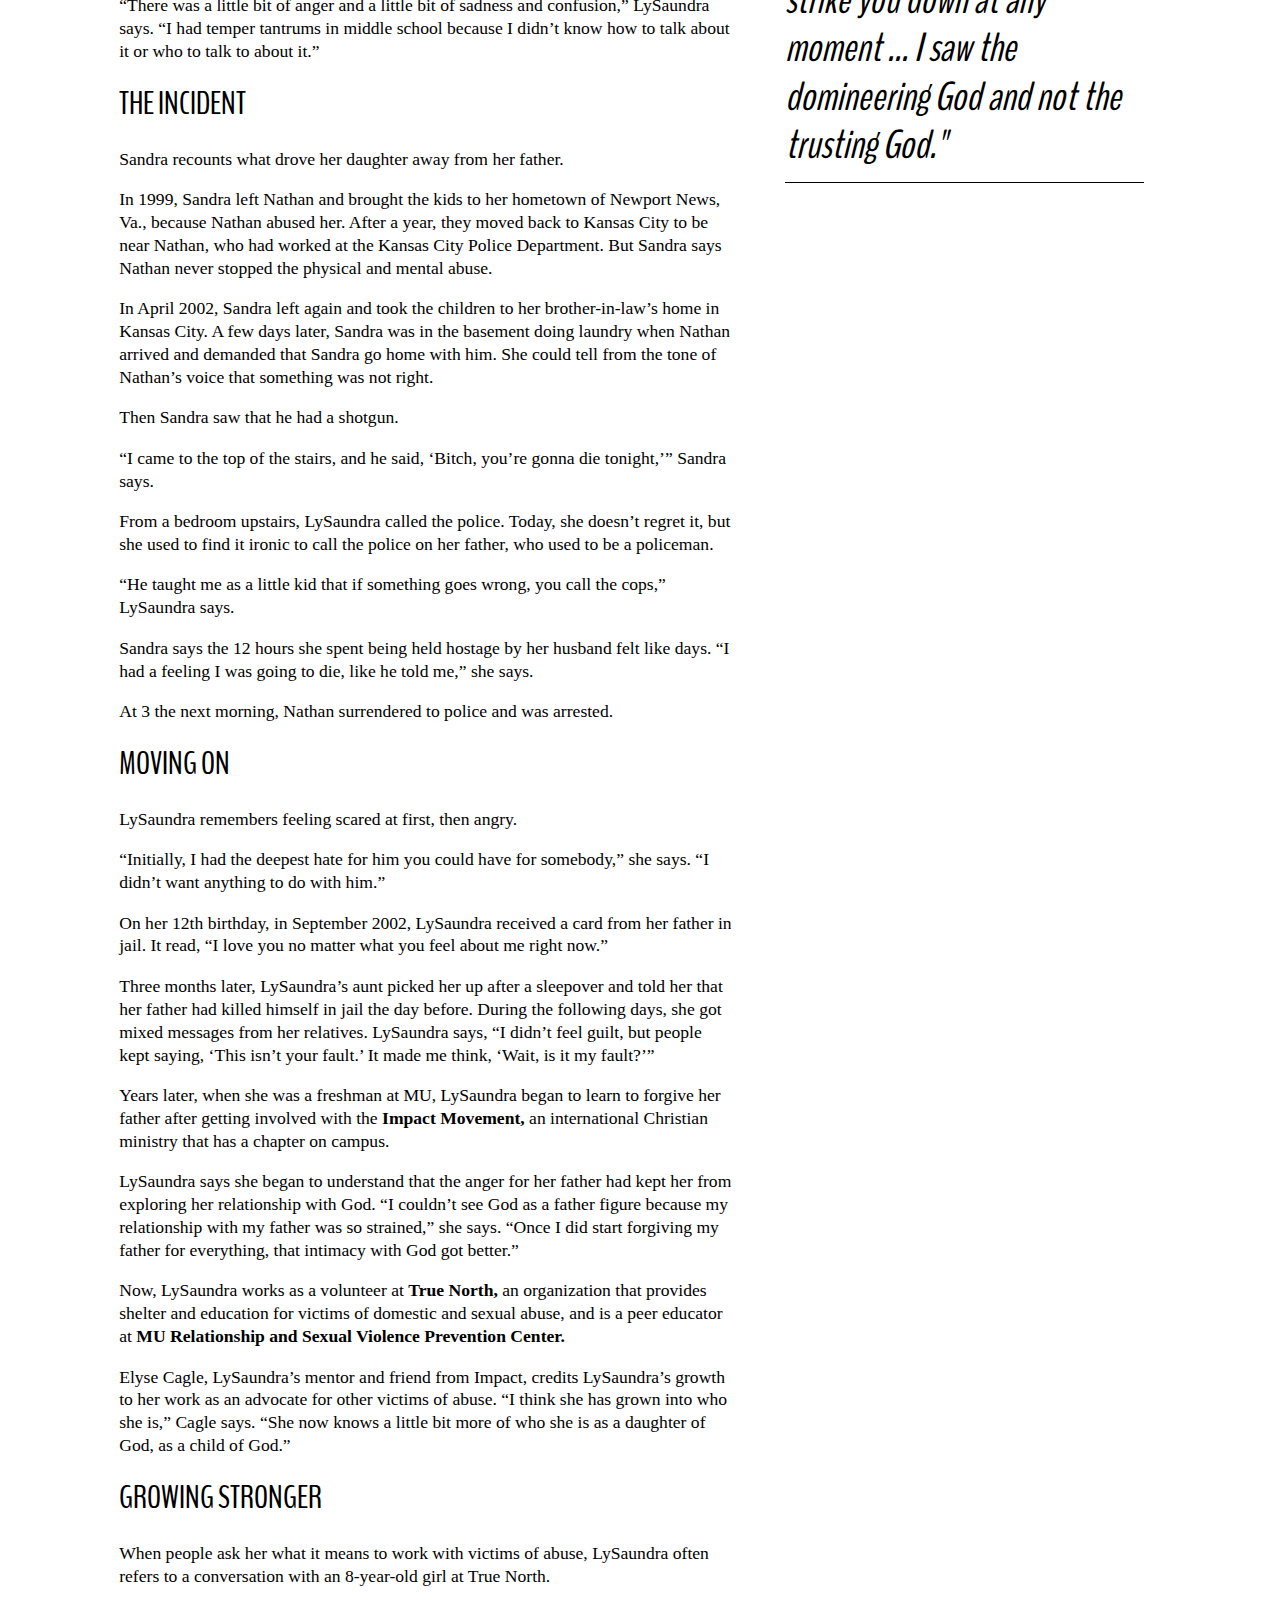
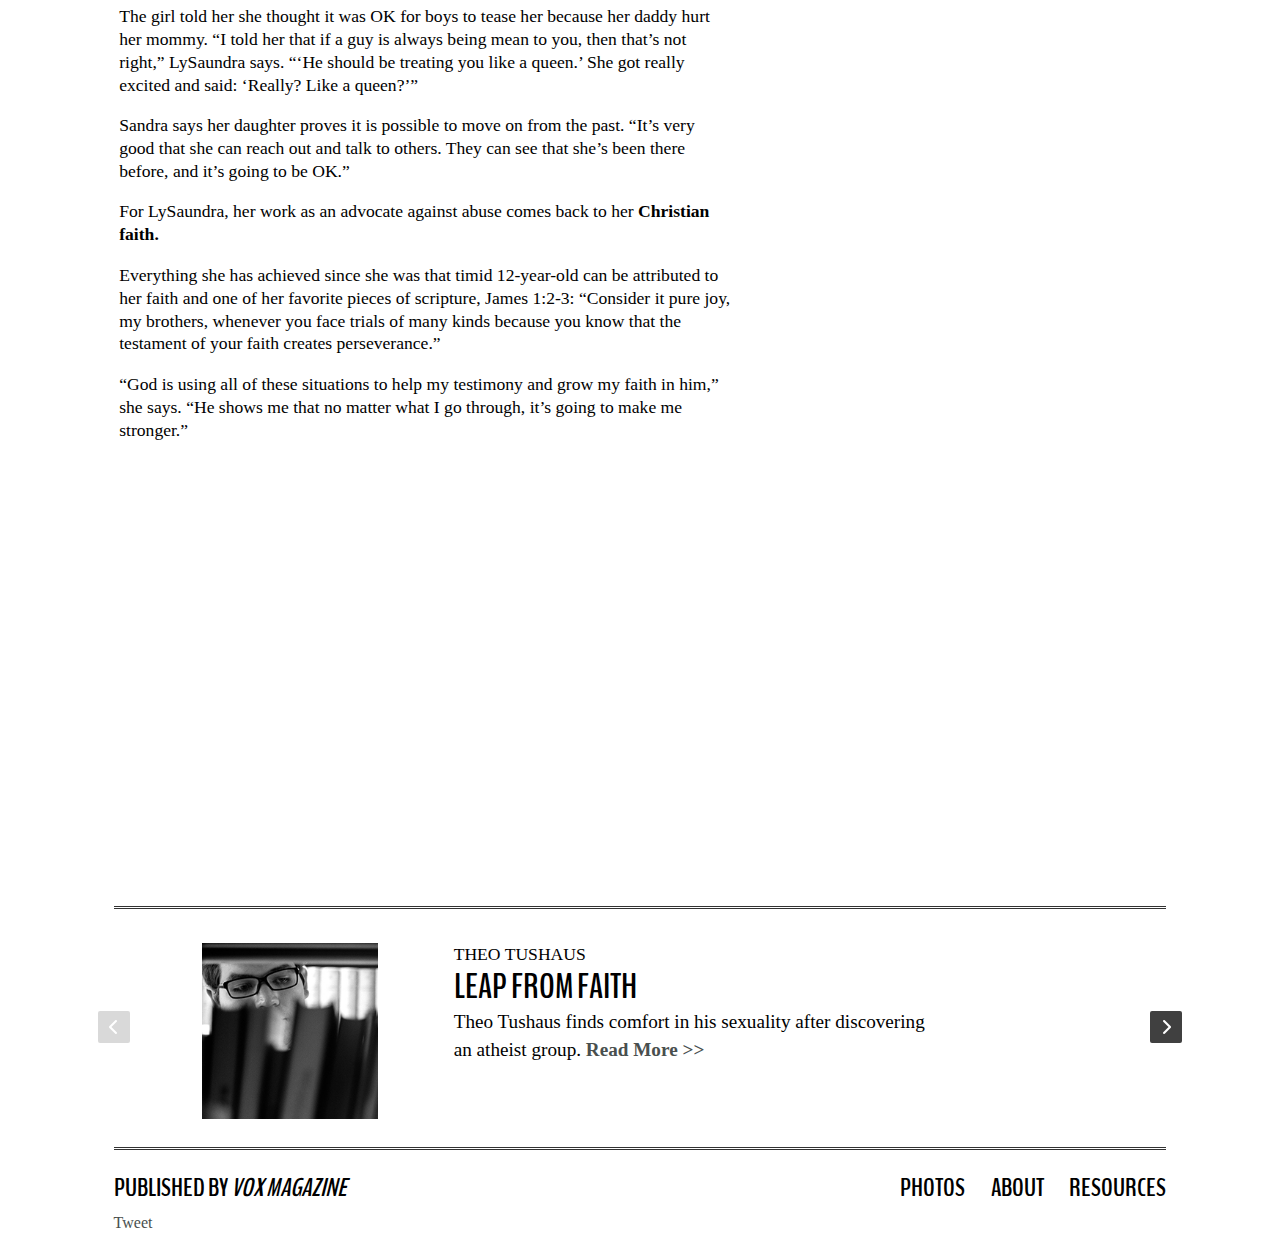
<file: lysaundra.html>
<!doctype html>
<!--[if lt IE 9]><html class="ie"><![endif]-->
<!--[if gte IE 9]><!--><html><!--<![endif]-->

<!--
	The comment jumble above is handy for targeting old IE with CSS.
	http://paulirish.com/2008/conditional-stylesheets-vs-css-hacks-answer-neither/
-->
	
	<head>
		<meta charset="utf-8"/>
		<meta http-equiv="X-UA-Compatible" content="IE=edge,chrome=1"/>
		<title>LySaundra Campbell -- Matters of Faith</title>
		
		<!-- Please don't add "maximum-scale=1" here. It's bad for accessibility. -->
		<meta name="viewport" content="width=device-width, initial-scale=1"/>
		
		<link rel="stylesheet" href="main.css"/>
		<link href='http://fonts.googleapis.com/css?family=BenchNine:300,400,700' rel='stylesheet' type='text/css'>		<link href='http://fonts.googleapis.com/css?family=Droid+Sans:400,700' rel='stylesheet' type='text/css'>
		<link rel="stylesheet" href="royalslider/royalslider.css">
		<link rel="stylesheet" href="royalslider/skins/default/rs-default.css"> 
		<!-- Plugin requires jQuery 1.7+  -->
		<!-- If you already have jQuery on your page, you shouldn't include it second time. -->
		<script src='royalslider/jquery-1.8.3.min.js'></script>

		<!-- Main slider JS script file --> 
		<!-- Create it with slider online build tool for better performance. -->
		<script src="royalslider/jquery.royalslider.min.js"></script>
		
	</head>
	
	<body lang="en">

		<div id="fb-root"></div>
				<script>(function(d, s, id) {
				  var js, fjs = d.getElementsByTagName(s)[0];
				  if (d.getElementById(id)) return;
				  js = d.createElement(s); js.id = id;
				  js.src = "//connect.facebook.net/en_US/all.js#xfbml=1";
				  fjs.parentNode.insertBefore(js, fjs);
				}(document, 'script', 'facebook-jssdk'));</script>
		
		<div class="story_logo">		
			<div class="wrapper">
				<div class="logo">
					<a class="logo" href="index.html"><h1 class="story_logo">Matters of Faith</h1></a>
					<h2 id="story_logo_deck">Spiritual journeys lead to enlightenment and transformation</h2>
				</div>
			<hr id="line-top" class="line wrapper"></hr>
			</div>
		</div>	

	<div>	
		<div>
		<img src="images/LySaundra_FINAL_web.jpg" class="story_img" id="imageID" alt="Portrait of LySaundra Campbell"/>

		<div class="wrapper story_caption"><p>LySaundra Campbell started going to the Christian Fellowship Church in March 2012. She wants to raise awareness about violence through music. “(Music) has always been a huge part of my life,” LySaundra says.</p></div>
		</div>

		<div class="video_tease">
			<a href="#video_container" id="play_button">&nbsp;</a>
			<h4 class="tease_headline">LySaundra Campbell</h4>
			<p class="tease_summary">LySaundra Campbell, a senior at MU, was a child when a domestic violence incident rocked her family. She has since found a renewal of faith.</p>
		</div>

	</div>

		<div class="story_body">
		<h3 class="story_headline">Defining grace</h3>
		<h4 class="story_deck">LySaundra Campbell saw God through pain and sorrow</h4>
		<h6 class="story_byline">By Hilary Weaver</h6>

		<aside class="sidebar">
			<img src="images/LySaundra_2_FINAL_web.jpg" class="sidebar_image" alt="Portrait of LySaundra Campbell"/>
			<p class="secondary_caption">LySaundra prepares for the music recital of her chapter of Sigma Alpha Iota, a music fraternity for women. She has played the violin since fifth grade. Music allows LySaundra to vent her emotions.</p>
			<div class="sidebar_pull_quote">
			<p>“I saw (God) as this big, majestic being that could strike you down at any moment ... I saw the domineering God and not the trusting God."</p>
			</div>
		</aside>	

		<article class="story_text">
			<p>As she sits nestled against a suede green chair in her apartment on a late Saturday night, LySaundra Campbell imagines a conversation with her 12-year-old self. Her Bible, with verses and passages highlighted in neon pink and blue, lies open on her lap as her hands rest on the worn pages.</p>
		<p>“You are going to go through even more stuff in the next 10 years, but keep pushing through, and keep reading that scripture,” says LySaundra, whose index finger brushes the page.</p>
		<p>“And keep praying.”</p>


			<div class="subhead">Understanding grace</div>

		<p>LySaundra remembers that shy, smart 12-year-old. She remembers how much she enjoyed playing the violin at her first orchestra concert. She remembers her daddy’s big smile after she skipped off the stage.</p>
		<p>Among all the happy memories, LySaundra also catches the sound of her mother’s sobs late at night. Somehow, she knew that her father was the cause.</p>
		<p>“In the morning (my brother and I) would go into my mom’s room and just give her a hug,” LySaundra says. “It’s all a little kid knows to do.”</p>
		<p>LySaundra, now a 22-year-old senior at MU, says she spent much of her adolescence building walls against the pain caused by her father, Nathan Campbell, when he abused LySaundra’s mother, Sandra Campbell.</p>
		<p>“There was a little bit of anger and a little bit of sadness and confusion,” LySaundra says. “I had temper tantrums in middle school because I didn’t know how to talk about it or who to talk to about it.”</p>

			<div class="subhead">The incident</div>

			<p>Sandra recounts what drove her daughter away from her father.</p>

			<p>In 1999, Sandra left Nathan and brought the kids to her hometown of Newport News, Va., because Nathan abused her. After a year, they moved back to Kansas City to be near Nathan, who had worked at the Kansas City Police Department. But Sandra says Nathan never stopped the physical and mental abuse.</p>
			<p>In April 2002, Sandra left again and took the children to her brother-in-law’s home in Kansas City. A few days later, Sandra was in the basement doing laundry when Nathan arrived and demanded that Sandra go home with him. She could tell from the tone of Nathan’s voice that something was not right.</p>
			<p>Then Sandra saw that he had a shotgun.</p>
			<p>“I came to the top of the stairs, and he said, ‘Bitch, you’re gonna die tonight,’” Sandra says.</p>
			<p>From a bedroom upstairs, LySaundra called the police. Today, she doesn’t regret it, but she used to find it ironic to call the police on her father, who used to be a policeman.</p>
			<p>“He taught me as a little kid that if something goes wrong, you call the cops,” LySaundra says.</p>
			<p>Sandra says the 12 hours she spent being held hostage by her husband felt like days. “I had a feeling I was going to die, like he told me,” she says.</p>
			<p>At 3 the next morning, Nathan surrendered to police and was arrested.</p> 

			<div class="subhead">Moving on</div>

			<p>LySaundra remembers feeling scared at first, then angry.</p>

			<p>“Initially, I had the deepest hate for him you could have for somebody,” she says. “I didn’t want anything to do with him.”</p>
			<p>On her 12th birthday, in September 2002, LySaundra received a card from her father in jail. It read, “I love you no matter what you feel about me right now.”</p>
			<p>Three months later, LySaundra’s aunt picked her up after a sleepover and told her that her father had killed himself in jail the day before. During the following days, she got mixed messages from her relatives. LySaundra says, “I didn’t feel guilt, but people kept saying, ‘This isn’t your fault.’ It made me think, ‘Wait, is it my fault?’”</p>
			<p>Years later, when she was a freshman at MU, LySaundra began to learn to forgive her father after getting involved with the <a href="http://www.cru.org/ministries-and-locations/ministries/the-impact-movement/index.htm" target="_blank" class="body_link">Impact Movement,</a> an international Christian ministry that has a chapter on campus.</p>

			<div class="pull_quote">
			<p>“I saw (God) as this big, majestic being that could strike you down at any moment ... I saw the domineering God and not the trusting God."</p>
			</div>

			<p>LySaundra says she began to understand that the anger for her father had kept her from exploring her relationship with God. “I couldn’t see God as a father figure because my relationship with my father was so strained,” she says. “Once I did start forgiving my father for everything, that intimacy with God got better.”</p>
			<p>Now, LySaundra works as a volunteer at <a href="http://www.truenorthofcolumbia.org/" target="_blank" class="body_link">True North,</a> an organization that provides shelter and education for victims of domestic and sexual abuse, and is a peer educator at <a href="http://rsvp.missouri.edu/" target="_blank" class="body_link">MU Relationship and Sexual Violence Prevention Center.</a></p>
			<p>Elyse Cagle, LySaundra’s mentor and friend from Impact, credits LySaundra’s growth to her work as an advocate for other victims of abuse. “I think she has grown into who she is,” Cagle says. “She now knows a little bit more of who she is as a daughter of God, as a child of God.”</p>


			<div class="subhead">Growing stronger</div>
			<p>When people ask her what it means to work with victims of abuse, LySaundra often refers to a conversation with an 8-year-old girl at True North.</p>
			<p>The girl told her she thought it was OK for boys to tease her because her daddy hurt her mommy. “I told her that if a guy is always being mean to you, then that’s not right,” LySaundra says. “‘He should be treating you like a queen.’ She got really excited and said: ‘Really? Like a queen?’”</p>
			<p>Sandra says her daughter proves it is possible to move on from the past. “It’s very good that she can reach out and talk to others. They can see that she’s been there before, and it’s going to be OK.”</p>
			<p>For LySaundra, her work as an advocate against abuse comes back to her <a href="http://journeytowomanhood.wordpress.com" target="_blank" class="body_link">Christian faith.</a></p>
			<p>Everything she has achieved since she was that timid 12-year-old can be attributed to her faith and one of her favorite pieces of scripture, James 1:2-3: “Consider it pure joy, my brothers, whenever you face trials of many kinds because you know that the testament of your faith creates perseverance.”</p>
			<p>“God is using all of these situations to help my testimony and grow my faith in him,” she says. “He shows me that no matter what I go through, it’s going to make me stronger.”</p>

	<div id="video_container">
		<iframe id="video" src="http://www.youtube.com/embed/nvLMwCmvIsM?rel=0&HTML5=1" frameborder="0" allowfullscreen></iframe>
	</div>

		</article>


	</div>

	<hr class="line2"></hr>	

	<div id = "story_slider" class="royalSlider rsDefault wrapper">
		<!-- Teaser heads must be 20 characters or less -->
			

			<div>
				<img class="story_thumb" src="images/thumbs/theo_thumb.jpg" alt="Portrait of Theo Tushaus"/>
				<a href=theo.html class="read"><div class="story_nav_text">
				<p class="story_tag">Theo Tushaus</p>
				<h5 class="story_name">Leap from faith</h5>
				<p class="story_summary">Theo Tushaus finds comfort in his sexuality after discovering an atheist group. <span class="read">Read More &#62;&#62;</span></p>
				</div></a>
			</div>

			<div>
				<img class="story_thumb" src="images/thumbs/elisabeth_thumb.jpg" alt="Portrait of Elisabeth Sobczak"/>
				<a href=elisabeth.html class="read"><div class="story_nav_text">
				<p class="story_tag">Elisabeth Sobczak</p>
				<h5 class="story_name">A perfect storm</h5>
				<p class="story_summary">Elisabeth Sobczak finds inner peace in her faith. <span class="read">Read More &#62;&#62;</span></p>
				</div></a>
			</div>
			
				<div>
				<img class="story_thumb" src="images/thumbs/ken_thumb.jpg" alt="Portrait of Ken McRae"/>
				<a href=ken.html class="read"><div class="story_nav_text">
				<p class="story_tag">Ken McRae</p>
				<h5 class="story_name">Living La Vida Yoga</h5>
				<p class="story_summary">Ken McRae found spirituality through yoga. <span class="read">Read More &#62;&#62;</span></p>
				</div></a>
			</div>

			<div>
				<img class="story_thumb" src="images/thumbs/allie_thumb.jpg" alt="Portrait of Allie Gassmann"/>
				<a href=allie.html class="read"><div class="story_nav_text">
				<p class="story_tag">Allie Gassmann</p>
				<h5 class="story_name">Acting on beliefs</h5>
				<p class="story_summary">Allie Gassmann tries to live with the entire planet in mind. <span class="read">Read More &#62;&#62;</span></p>
				</div></a>
			</div>

			<div>
				<img class="story_thumb" src="images/thumbs/jeff_thumb.jpg" alt="Portrait of Jeff Stack"/>
				<a href=jeff.html class="read"><div class="story_nav_text">
				<p class="story_tag">Jeff Stack</p>
				<h5 class="story_name">Plea for peace</h5>
				<p class="story_summary">Jeff Stack’s advocacy stems from his belief in nonviolence. <span class="read">Read More &#62;&#62;</span></p>
				</div></a>
			</div>

			<div>
				<img class="story_thumb" src="images/thumbs/mary_thumb.jpg" alt="Portrait of Mary Hartigan"/>
				<a href=mary.html class="read"><div class="story_nav_text">
				<p class="story_tag">Mary Hartigan</p>
				<h5 class="story_name">Reinvention of life</h5>
				<p class="story_summary">Mary Hartigan finds a family and a community in Judaism. <span class="read">Read More &#62;&#62;</span></p>
				</div></a>
			</div>

	</div>	

		<hr class="line wrapper"></hr>
		
		<footer>
			<ul class="footer">
				
				<li class="footer">Published by <span class="italics"><a href="http://www.voxmagazine.com/" class="vox">VOX Magazine</a></span></li>
								
				<li class="last"><a href="resources.html" class="vox">Resources</a></li>

				<li class="right"><a href="about.html" class="vox">About</li>

				<li class="right"><a href="photos.html" class="vox">Photos</li>
			</ul>

		</footer>

			<ul class="share">

				<li class="fb-send" data-href="http://www.voxmagazine.com/" data-font="arial"></li>

				<li class="tweet"><a href="https://twitter.com/share" class="twitter-share-button">Tweet</a></li></div>
				<script>!function(d,s,id){var js,fjs=d.getElementsByTagName(s)[0],p=/^http:/.test(d.location)?'http':'https';if(!d.getElementById(id)){js=d.createElement(s);js.id=id;js.src=p+'://platform.twitter.com/widgets.js';fjs.parentNode.insertBefore(js,fjs);}}(document, 'script', 'twitter-wjs');</script>
			</ul>

	</body>
	
<script>
    jQuery(document).ready(function($) {
        $("#story_slider").royalSlider({
            arrowsNav: true,
            controlNavigation: 'none',
            arrowsNavAutoHide: false,
            video: {
            }
        }); 
    });

</script>

</html>
</file>
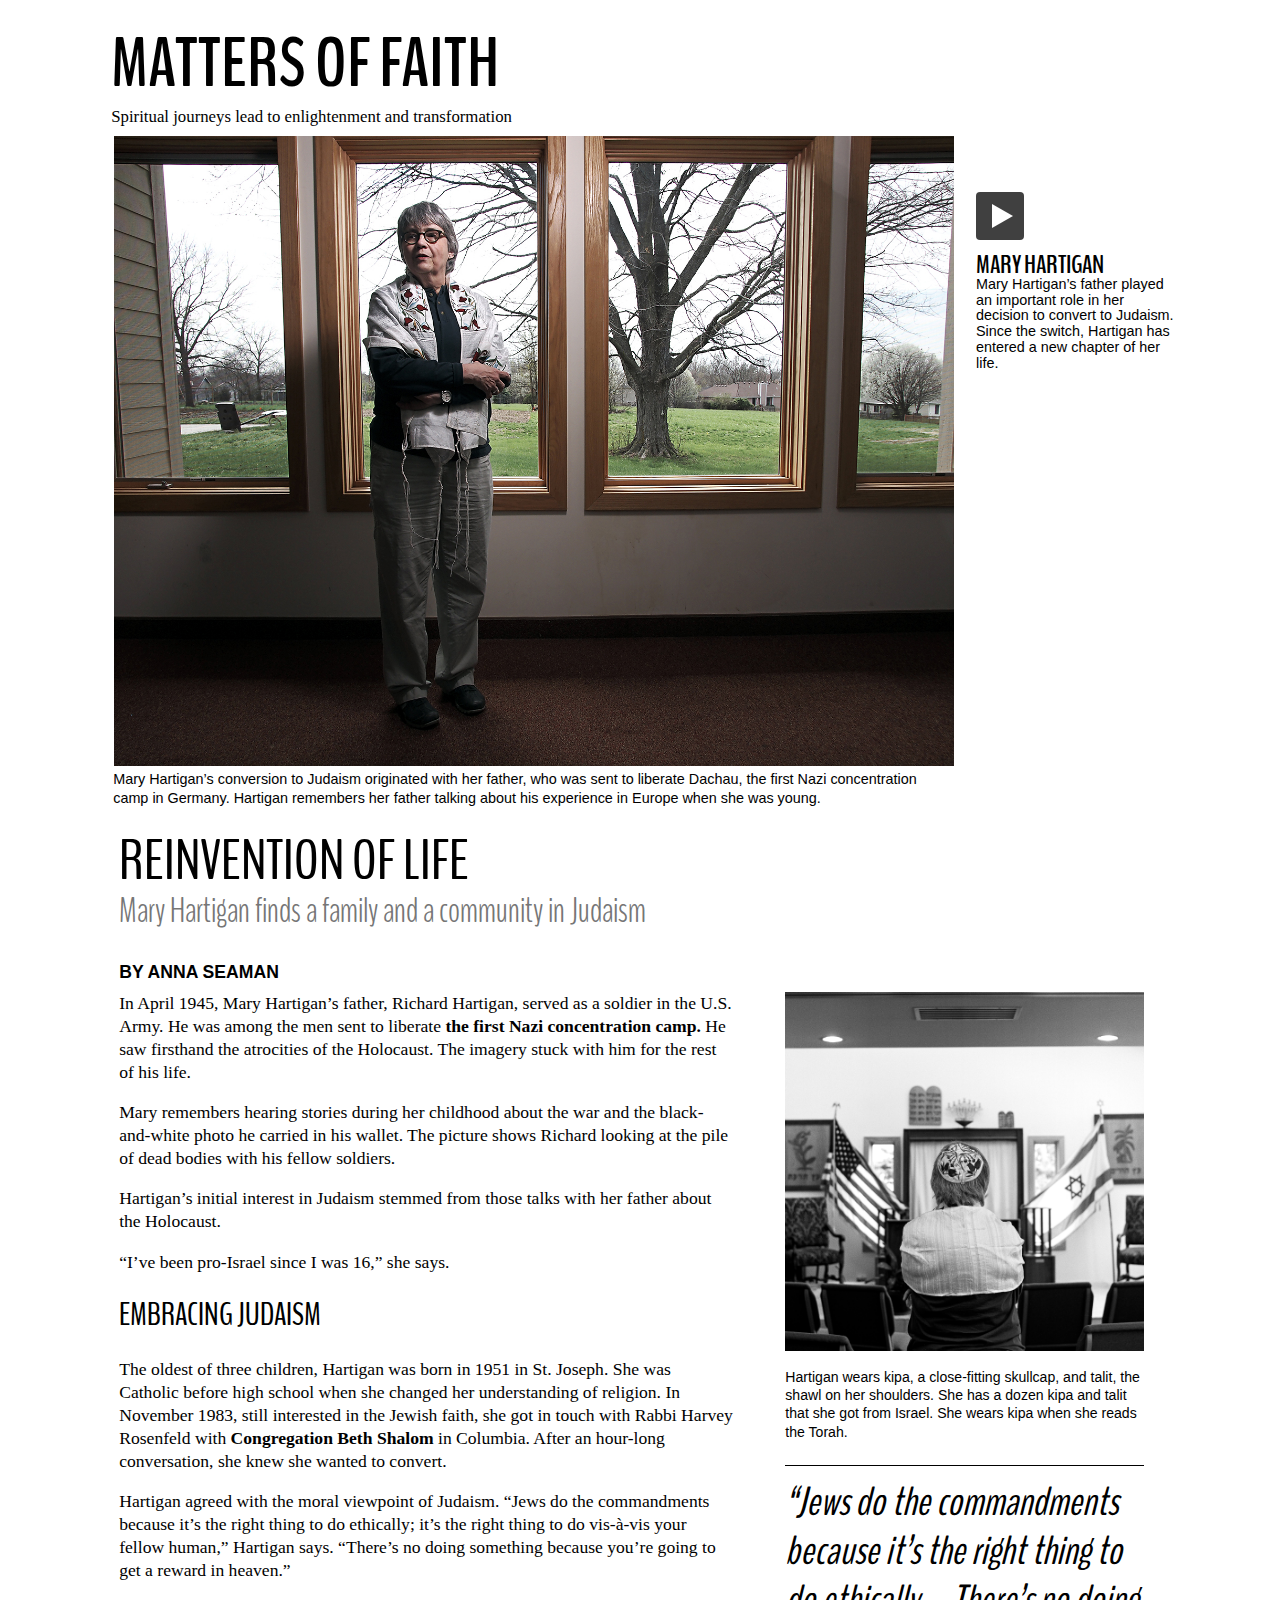
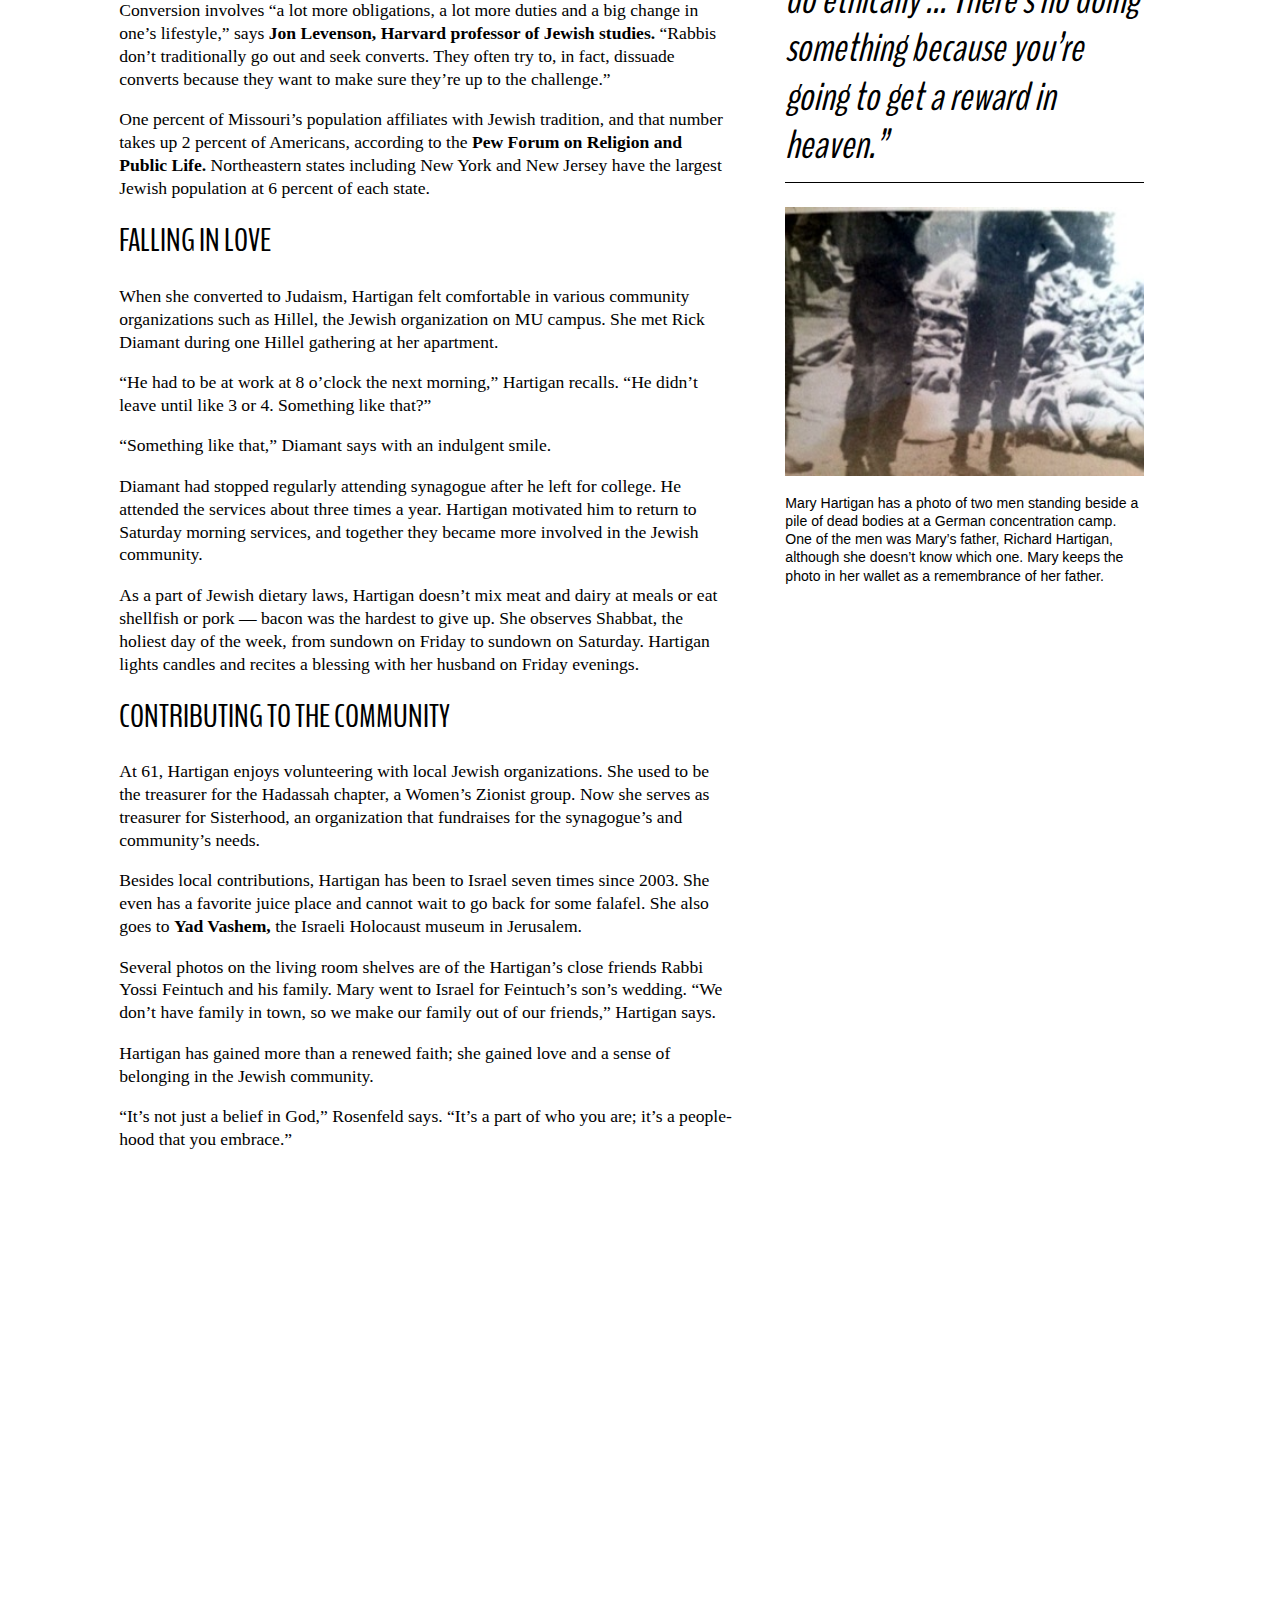
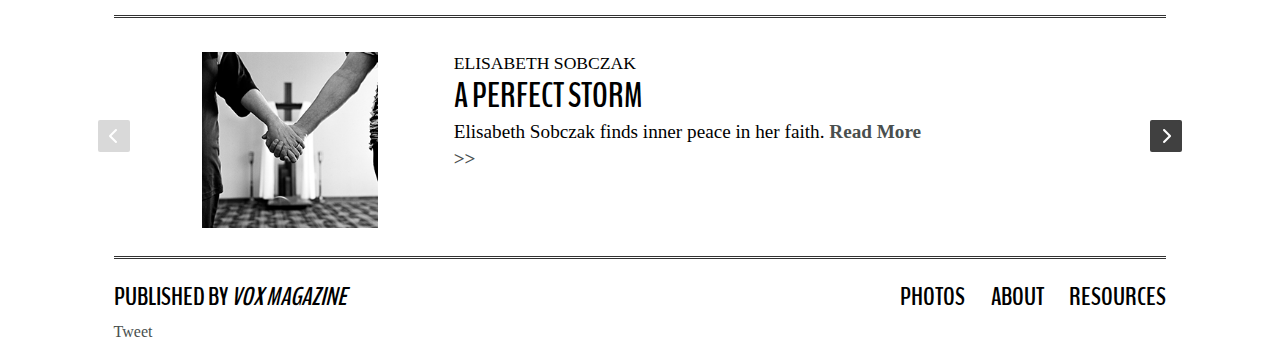
<file: mary.html>
<!doctype html>
<!--[if lt IE 9]><html class="ie"><![endif]-->
<!--[if gte IE 9]><!--><html><!--<![endif]-->

<!--
	The comment jumble above is handy for targeting old IE with CSS.
	http://paulirish.com/2008/conditional-stylesheets-vs-css-hacks-answer-neither/
-->
	
	<head>
		<meta charset="utf-8"/>
		<meta http-equiv="X-UA-Compatible" content="IE=edge,chrome=1"/>
		<title>Mary Hartigan -- Matters of Faith</title>
		
		<!-- Please don't add "maximum-scale=1" here. It's bad for accessibility. -->
		<meta name="viewport" content="width=device-width, initial-scale=1"/>
		
		<link rel="stylesheet" href="main.css"/>
		<link href='http://fonts.googleapis.com/css?family=BenchNine:300,400,700' rel='stylesheet' type='text/css'>
		<link rel="stylesheet" href="royalslider/royalslider.css">
		<link rel="stylesheet" href="royalslider/skins/default/rs-default.css"> 
		<link href='http://fonts.googleapis.com/css?family=Droid+Sans:400,700' rel='stylesheet' type='text/css'>
		<!-- Plugin requires jQuery 1.7+  -->
		<!-- If you already have jQuery on your page, you shouldn't include it second time. -->
		<script src='royalslider/jquery-1.8.3.min.js'></script>

		<!-- Main slider JS script file --> 
		<!-- Create it with slider online build tool for better performance. -->
		<script src="royalslider/jquery.royalslider.min.js"></script>

	</head>
	
	<body lang="en">

		<div id="fb-root"></div>
				<script>(function(d, s, id) {
				  var js, fjs = d.getElementsByTagName(s)[0];
				  if (d.getElementById(id)) return;
				  js = d.createElement(s); js.id = id;
				  js.src = "//connect.facebook.net/en_US/all.js#xfbml=1";
				  fjs.parentNode.insertBefore(js, fjs);
				}(document, 'script', 'facebook-jssdk'));</script>
		
		<div class="story_logo">		
			<div class="wrapper">
				<div class="logo">
					<a class="logo" href="index.html"><h1 class="story_logo">Matters of Faith</h1></a>
					<h2 id="story_logo_deck">Spiritual journeys lead to enlightenment and transformation</h2>
				</div>
			<hr id="line-top" class="line wrapper"></hr>
			</div>
		</div>	

	<div>	
		<div>
		<img src="images/Mary_FINAL_web.jpg" class="story_img" id="imageID" alt="Portrait of Mary Hartigan"/>

		<div class="wrapper story_caption"><p>Mary Hartigan’s conversion to Judaism originated with her father, who was sent to liberate Dachau, the first Nazi concentration camp in Germany. Hartigan remembers her father talking about his experience in Europe when she was young.
</p></div>
		</div>

		<div class="video_tease">
			<a href="#video_container" id="play_button">&nbsp;</a>
			<h4 class="tease_headline">Mary Hartigan</h4>
			<p class="tease_summary">Mary Hartigan’s father played an important role in her decision to convert to Judaism. Since the switch, Hartigan has entered a new chapter of her life.</p>
		</div>

	</div>

		<div class="story_body">
		<h3 class="story_headline">Reinvention of life</h3>
		<h4 class="story_deck">Mary Hartigan finds a family and a community in Judaism</h4>
		<h6 class="story_byline">By Anna Seaman</h6>

		<aside class="sidebar">
			<img src="images/Mary_2_FINAL_web.jpg" class="sidebar_image" alt="Portrait of Mary Hartigan"/>
			<p class="secondary_caption">Hartigan wears kipa, a close-fitting skullcap, and talit, the shawl on her shoulders. She has a dozen kipa and talit that she got from Israel. She wears kipa when she reads the Torah.</p>
			<div class="sidebar_pull_quote">
			<p>“Jews do the commandments because it’s the right thing to do ethically ... There’s no doing something because you’re going to get a reward in heaven.”</p>
			</div>
			<img src="images/RichardHartigan.jpeg" class="sidebar_image" alt="Mary Hartigan has a photo of two men standing beside a pile of dead bodies at a German concentration camp. One of the men was Mary’s father, Richard Hartigan, although she doesn’t know which one. Mary keeps the photo in her wallet as a remembrance of her father.">
			<p class="secondary_caption">Mary Hartigan has a photo of two men standing beside a pile of dead bodies at a German concentration camp. One of the men was Mary’s father, Richard Hartigan, although she doesn’t know which one. Mary keeps the photo in her wallet as a remembrance of her father.</p>
		</aside>	

		<article class="story_text">

			<p>In April 1945, Mary Hartigan’s father, Richard Hartigan, served as a soldier in the U.S. Army. He was among the men sent to liberate <a href="http://www.ushmm.org/wlc/en/article.php?ModuleId=10005214"  target="_blank" class="body_link">the first Nazi concentration camp.</a> He saw firsthand the atrocities of the Holocaust. The imagery stuck with him for the rest of his life.</p>

			<p>Mary remembers hearing stories during her childhood about the war and the black-and-white photo he carried in his wallet. The picture shows Richard looking at the pile of dead bodies with his fellow soldiers.</p>

			<p>Hartigan’s initial interest in Judaism stemmed from those talks with her father about the Holocaust.</p>

			<p>“I’ve been pro-Israel since I was 16,” she says.</p>

			<div class="subhead">Embracing Judaism</div>

			<p>The oldest of three children, Hartigan was born in 1951 in St. Joseph. She was Catholic before high school when she changed her understanding of religion. In November 1983, still interested in the Jewish faith, she got in touch with Rabbi Harvey Rosenfeld with <a href="http://www.cbsmo.org/"  target="_blank" class="body_link">Congregation Beth Shalom</a> in Columbia. After an hour-long conversation, she knew she wanted to convert.</p>

			<p>Hartigan agreed with the moral viewpoint of Judaism. “Jews do the commandments because it’s the right thing to do ethically; it’s the right thing to do vis-à-vis your fellow human,” Hartigan says. “There’s no doing something because you’re going to get a reward in heaven.”</p>

			<p>Conversion involves “a lot more obligations, a lot more duties and a big change in one’s lifestyle,” says <a href="http://www.hds.harvard.edu/people/faculty/jon-d-levenson" target="_blank" class="body_link">Jon Levenson, Harvard professor of Jewish studies.</a> “Rabbis don’t traditionally go out and seek converts. They often try to, in fact, dissuade converts because they want to make sure they’re up to the challenge.”</p>
			
			<div class="pull_quote">
			<p>“Jews do the commandments because it’s the right thing to do ethically ... There’s no doing something because you’re going to get a reward in heaven.”</p>
			</div>

			<p>One percent of Missouri’s population affiliates with Jewish tradition, and that number takes up 2 percent of Americans, according to the <a href="http://religions.pewforum.org/maps" target="_blank" class="body_link">Pew Forum on Religion and Public Life.</a> Northeastern states including New York and New Jersey have the largest Jewish population at 6 percent of each state.</p>

			<div class="subhead">Falling in love</div>

			<p>When she converted to Judaism, Hartigan felt comfortable in various community organizations such as Hillel, the Jewish organization on MU campus. She met Rick Diamant during one Hillel gathering at her apartment.</p>
			<p>“He had to be at work at 8 o’clock the next morning,” Hartigan recalls. “He didn’t leave until like 3 or 4. Something like that?”</p>
			<p>“Something like that,” Diamant says with an indulgent smile.</p>
			<p>Diamant had stopped regularly attending synagogue after he left for college. He attended the services about three times a year. Hartigan motivated him to return to Saturday morning services, and together they became more involved in the Jewish community.</p>
			<p>As a part of Jewish dietary laws, Hartigan doesn’t mix meat and dairy at meals or eat shellfish or pork — bacon was the hardest to give up. She observes Shabbat, the holiest day of the week, from sundown on Friday to sundown on Saturday. Hartigan lights candles and recites a blessing with her husband on Friday evenings.</p>

			<div class="subhead">Contributing to the community</div>

			<p>At 61, Hartigan enjoys volunteering with local Jewish organizations. She used to be the treasurer for the Hadassah chapter, a Women’s Zionist group. Now she serves as treasurer for Sisterhood, an organization that fundraises for the synagogue’s and community’s needs.</p>

			<p>Besides local contributions, Hartigan has been to Israel seven times since 2003. She even has a favorite juice place and cannot wait to go back for some falafel. She also goes to <a href="http://www.yadvashem.org/"  target="_blank" class="body_link">Yad Vashem,</a> the Israeli Holocaust museum in Jerusalem.</p>

			<p>Several photos on the living room shelves are of the Hartigan’s close friends Rabbi Yossi Feintuch and his family. Mary went to Israel for Feintuch’s son’s wedding. “We don’t have family in town, so we make our family out of our friends,” Hartigan says.</p>

			<p>Hartigan has gained more than a renewed faith; she gained love and a sense of belonging in the Jewish community.</p>

			<p>“It’s not just a belief in God,” Rosenfeld says. “It’s a part of who you are; it’s a people-hood that you embrace.”</p>
	
		<div id="video_container">
		<iframe id="video" src="http://www.youtube.com/embed/ltNLbyp2FLM?list=UUOOD7UJ1b6o14kdWbP1H-kA" frameborder="0" allowfullscreen></iframe>
	</div>

		</article>


	</div>

	<hr class="line2"></hr>	

	<div id = "story_slider" class="royalSlider rsDefault wrapper">
		<!-- Teaser heads must be 20 characters or less -->
			<div>
				<img class="story_thumb" src="images/thumbs/elisabeth_thumb.jpg" alt="Portrait of Elisabeth Sobczak"/>
				<a href=elisabeth.html class="read"><div class="story_nav_text">
				<p class="story_tag">Elisabeth Sobczak</p>
				<h5 class="story_name">A perfect storm</h5>
				<p class="story_summary">Elisabeth Sobczak finds inner peace in her faith. <span class="read">Read More &#62;&#62;</span></p>
				</div></a>
			</div>
		
			<div>
				<img class="story_thumb" src="images/thumbs/lysaundra_thumb.jpg" alt="Portrait of LySaundra Campbell"/>
				<a href=lysaundra.html class="read"><div class="story_nav_text">
				<p class="story_tag">LySaundra Campbell</p>
				<h5 class="story_name">Defining grace</h5>
				<p class="story_summary">LySaundra Campbell saw God through pain and sorrow. <span class="read">Read More &#62;&#62;</span></p>
				</div></a>
			</div>
			
			<div>
				<img class="story_thumb" src="images/thumbs/ken_thumb.jpg" alt="Portrait of Ken McRae"/>
				<a href=ken.html class="read"><div class="story_nav_text">
				<p class="story_tag">Ken McRae</p>
				<h5 class="story_name">Living La Vida Yoga</h5>
				<p class="story_summary">Ken McRae found spirituality through yoga. <span class="read">Read More &#62;&#62;</span></p>
				</div></a>
			</div>

			<div>
				<img class="story_thumb" src="images/thumbs/allie_thumb.jpg" alt="Portrait of Allie Gassmann"/>
				<a href=allie.html class="read"><div class="story_nav_text">
				<p class="story_tag">Allie Gassmann</p>
				<h5 class="story_name">Acting on beliefs</h5>
				<p class="story_summary">Allie Gassmann tries to live with the entire planet in mind. <span class="read">Read More &#62;&#62;</span></p>
				</div></a>
			</div>

			<div>
				<img class="story_thumb" src="images/thumbs/jeff_thumb.jpg" alt="Portrait of Jeff Stack"/>
				<a href=jeff.html class="read"><div class="story_nav_text">
				<p class="story_tag">Jeff Stack</p>
				<h5 class="story_name">Plea for peace</h5>
				<p class="story_summary">Jeff Stack’s advocacy stems from his belief in nonviolence. <span class="read">Read More &#62;&#62;</span></p>
				</div></a>
			</div>

			<div>
				<img class="story_thumb" src="images/thumbs/theo_thumb.jpg" alt="Portrait of Theo Tushaus"/>
				<a href=theo.html class="read"><div class="story_nav_text">
				<p class="story_tag">Theo Tushaus</p>
				<h5 class="story_name">Leap from faith</h5>
				<p class="story_summary">Theo Tushaus finds comfort in his sexuality after discovering an atheist group. <span class="read">Read More &#62;&#62;</span></p>
				</div></a>
			</div>



	</div>	

		<hr class="line wrapper"></hr>

		<footer>
			<ul class="footer">
				
				<li class="footer">Published by <span class="italics"><a href="http://www.voxmagazine.com/" class="vox">VOX Magazine</a></span></li>
								
				<li class="last"><a href="resources.html" class="vox">Resources</a></li>

				<li class="right"><a href="about.html" class="vox">About</li>

				<li class="right"><a href="photos.html" class="vox">Photos</li>
			</ul>

		</footer>

			<ul class="share">

				<li class="fb-send" data-href="http://www.voxmagazine.com/" data-font="arial"></li>

				<li class="tweet"><a href="https://twitter.com/share" class="twitter-share-button">Tweet</a></li></div>
				<script>!function(d,s,id){var js,fjs=d.getElementsByTagName(s)[0],p=/^http:/.test(d.location)?'http':'https';if(!d.getElementById(id)){js=d.createElement(s);js.id=id;js.src=p+'://platform.twitter.com/widgets.js';fjs.parentNode.insertBefore(js,fjs);}}(document, 'script', 'twitter-wjs');</script>
			</ul>
	</body>
	
<script>
    jQuery(document).ready(function($) {
        $("#story_slider").royalSlider({
            arrowsNav: true,
            controlNavigation: 'none',
            arrowsNavAutoHide: false,
            video: {
            }
        }); 
    });

</script>

</html>
</file>
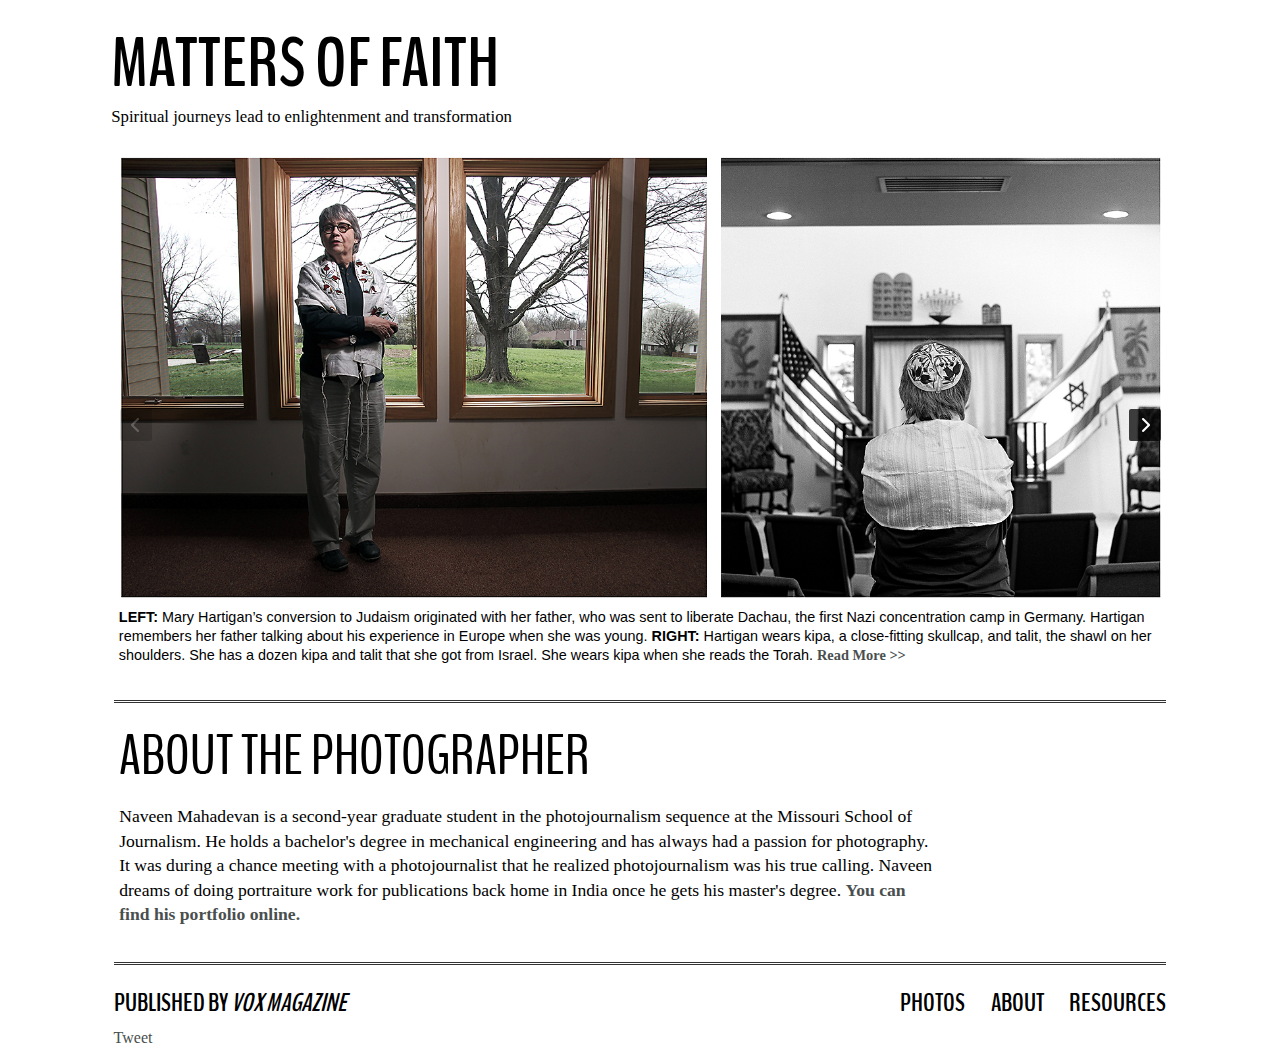
<file: photos.html>
<!doctype html>
<!--[if lt IE 9]><html class="ie"><![endif]-->
<!--[if gte IE 9]><!--><html><!--<![endif]-->

<!--
    The comment jumble above is handy for targeting old IE with CSS.
    http://paulirish.com/2008/conditional-stylesheets-vs-css-hacks-answer-neither/
-->
    
    <head>
        <meta charset="utf-8"/>
        <meta http-equiv="X-UA-Compatible" content="IE=edge,chrome=1"/>
        <title>About the photographer -- Matters of Faith</title>
        
        <!-- Please don't add "maximum-scale=1" here. It's bad for accessibility. -->
        <meta name="viewport" content="width=device-width, initial-scale=1"/>
        
        <link rel="stylesheet" href="main.css"/>
        <link href='http://fonts.googleapis.com/css?family=BenchNine:300,400,700' rel='stylesheet' type='text/css'>
        <link rel="stylesheet" href="royalslider/royalslider.css">
        <link rel="stylesheet" href="royalslider/skins/default/rs-default.css"> 
		<link href='http://fonts.googleapis.com/css?family=Droid+Sans:400,700' rel='stylesheet' type='text/css'>
        <!-- Plugin requires jQuery 1.7+  -->
        <!-- If you already have jQuery on your page, you shouldn't include it second time. -->
        <script src='royalslider/jquery-1.8.3.min.js'></script>

        <!-- Main slider JS script file --> 
        <!-- Create it with slider online build tool for better performance. -->
        <script src="royalslider/jquery.royalslider.min.js"></script>

    </head>
    
    <body lang="en">

        <div id="fb-root"></div>
                <script>(function(d, s, id) {
                  var js, fjs = d.getElementsByTagName(s)[0];
                  if (d.getElementById(id)) return;
                  js = d.createElement(s); js.id = id;
                  js.src = "//connect.facebook.net/en_US/all.js#xfbml=1";
                  fjs.parentNode.insertBefore(js, fjs);
                }(document, 'script', 'facebook-jssdk'));</script>        
        
        <div class="story_logo">        
            <div class="wrapper">
                <div class="logo">
                    <a class="logo" href="index.html"><h1 class="story_logo">Matters of Faith</h1></a>
                    <h2 id="story_logo_deck">Spiritual journeys lead to enlightenment and transformation</h2>
                </div>
            <hr id="line-top" class="line wrapper"></hr>
            </div>
        </div>  

<div id="photo_holder">
<div id="slider4" class="royalSlider rsDefault">

        <div>
        <img class="slider4" src="images/mary_diptych_web.jpg" alt="A pair of portraits of Mary Hartigan">
        <a href=mary.html class="read"><p class="photo_caption"><span class="photo_direction">LEFT:</span> Mary Hartigan’s conversion to Judaism originated with her father, who was sent to liberate Dachau, the first Nazi concentration camp in Germany. Hartigan remembers her father talking about his experience in Europe when she was young. <span class="photo_direction">RIGHT:</span> Hartigan wears kipa, a close-fitting skullcap, and talit, the shawl on her shoulders. She has a dozen kipa and talit that she got from Israel. She wears kipa when she reads the Torah. <span class="read">Read More &#62;&#62;</span></p></a>
        </div>         

        <div>
        <img class="slider4" src="images/allie_diptych_web.jpg" alt="A pair of portraits of Allie Gassmann">
        <a href=allie.html class="read"><p class="photo_caption"><span class="photo_direction">LEFT:</span> In order to live sustainably, Allie Gassmann uses her bike often and buys local and organic food. <span class="photo_direction">RIGHT:</span> Gassmann found the Unitarian Universalist faith after a friend suggested she attend a service. She moved to Columbia in 2000 and has been a member ever since.
<span class="read">Read More &#62;&#62;</span></p></a>
        </div>
        
        <div>
        <img class="slider4" src="images/ken_diptych_web.jpg" alt="A pair of portraits of Ken McRae">            
        <a href=ken.html class="read"><p class="photo_caption"><span class="photo_direction">LEFT:</span> Ken McRae, a Kripalu yoga teacher at alleyCat Yoga, demonstrates a meditation technique. He studied as a monk for five years at the Kripalu Center for Yoga and Health in Lenox, Mass. <span class="photo_direction">RIGHT:</span> 
McRae occasionally uses a string of rosewood seeds to keep track of time while meditating. Counting the seeds takes about 12 minutes. <span class="read">Read More &#62;&#62;</span></p></a>
        </div>

        <div>
        <img class="slider4" src="images/Elisabeth_diptych_web.jpg" alt="A pair of portraits of Elisabeth Sobczak">
        <a href=elisabeth.html class="read"><p class="photo_caption"><span class="photo_direction">LEFT:</span> Elisabeth Sobczak and her wife, Betsy Reeves, first met while working on Hurricane Katrina relief in Mississippi. They now live together in Ashland. <span class="photo_direction">RIGHT:</span> Sobczak and Reeves got married and exchanged rings in Mystic, Conn., in 2009. The women are both active members of the United Methodist Church. <span class="read">Read More &#62;&#62;</span></p></a>
        </div>

        <div>
        <img class="slider4" src="images/theo_diptych_web.jpg" alt="A pair of portraits of Theo Tushaus">
        <a href=theo.html class="read"><p class="photo_caption"><span class="photo_direction">LEFT:</span> MU sophomore Theo Tushaus is a social work major and says he is also passionate about child welfare issues. He hopes to become an advocate for children after he graduates. <span class="photo_direction">RIGHT:</span> Tushaus is an advocate for atheism and gay rights. He is a member of the MU Triangle Coalition and MU Skeptics, Atheist, Secular Humanist and Agnostics, both of which he says are central to his identity as an MU student. <span class="read">Read More &#62;&#62;</span></p></a>
        </div>

        <div>
        <img class="slider4" src="images/lysaundra_diptych_web.jpg" alt="A pair of portraits of LySaundra Campbell">
        <a href=lysaundra.html class="read"><p class="photo_caption"><span class="photo_direction">LEFT:</span> LySaundra Campbell prepares for the recital of her chapter of Sigma Alpha Iota, a music fraternity for women. She has played the violin since fifth grade. Music allows LySaundra to vent her emotions. <span class="photo_direction">RIGHT:</span> Campbell started going to the Christian Fellowship Church in March 2012. She wants to raise awareness about violence through music. “It has always been a huge part of my life,” Campbell says. <span class="read">Read More &#62;&#62;</span></p></a>
        </div>

        <div>
        <img class="slider4" src="images/jeff_diptych_web.jpg" alt="A pair of portraits of Jeff Stack">
        <a href=jeff.html class="read"><p class="photo_caption"><span class="photo_direction">LEFT:</span> Jeff Stack has his desk full. He works as a coordinator for Mid-Missouri Fellowship of Reconciliation. He also goes to Rock Bridge High School once a month to promote nonviolence and peace. <span class="photo_direction">RIGHT:</span> Stack takes a stroll about once every week in the woods at the back of his house and sees it as a form of mediation. Although he was raised Catholic, he now considers himself to be part of the Catholic Worker movement, which exercises Jesus’ instructions to feed the hungry and care for the homeless. <span class="read">Read More &#62;&#62;</span></p></a>
        </div>

                       
</div>    
</div>

<hr class="line wrapper"></hr>

<div class="story_body photo_blurb">
<article class="photo_blurb">
<h3 class="story_headline">About the photographer</h1>

<p>Naveen Mahadevan is a second-year graduate student in the photojournalism sequence at the Missouri School of Journalism. He holds a bachelor's degree in mechanical engineering and has always had a passion for photography. It was during a chance meeting with a photojournalist that he realized photojournalism was his true calling. Naveen dreams of doing portraiture work for publications back home in India once he gets his master's degree. <a id="naveen" href="http://www.naveenmahadevan.com/">You can find his portfolio online.</a></p>

</article>
</div>

<hr class="line wrapper"></hr>
        
        <footer>
            <ul class="footer">
                
                <li class="footer">Published by <span class="italics"><a href="http://www.voxmagazine.com/" class="vox">VOX Magazine</a></span></li>
                                
                <li class="last"><a href="resources.html" class="vox">Resources</a></li>

                <li class="right"><a href="about.html" class="vox">About</li>

                <li class="right"><a href="photos.html" class="vox">Photos</li>
            </ul>

        </footer>

            <ul class="share">

                <li class="fb-send" data-href="http://www.voxmagazine.com/" data-font="arial"></li>

                <li class="tweet"><a href="https://twitter.com/share" class="twitter-share-button">Tweet</a></li></div>
                <script>!function(d,s,id){var js,fjs=d.getElementsByTagName(s)[0],p=/^http:/.test(d.location)?'http':'https';if(!d.getElementById(id)){js=d.createElement(s);js.id=id;js.src=p+'://platform.twitter.com/widgets.js';fjs.parentNode.insertBefore(js,fjs);}}(document, 'script', 'twitter-wjs');</script>
            </ul>
	</body>
	
<script>
    jQuery(document).ready(function($) {
        $("#slider4").royalSlider({
            arrowsNav: true,
            controlNavigation: 'none',
            arrowsNavAutoHide: false,
            sliderDrag: false,
            video: {
            }
        }); 
    });

</script>

</html>
</file>
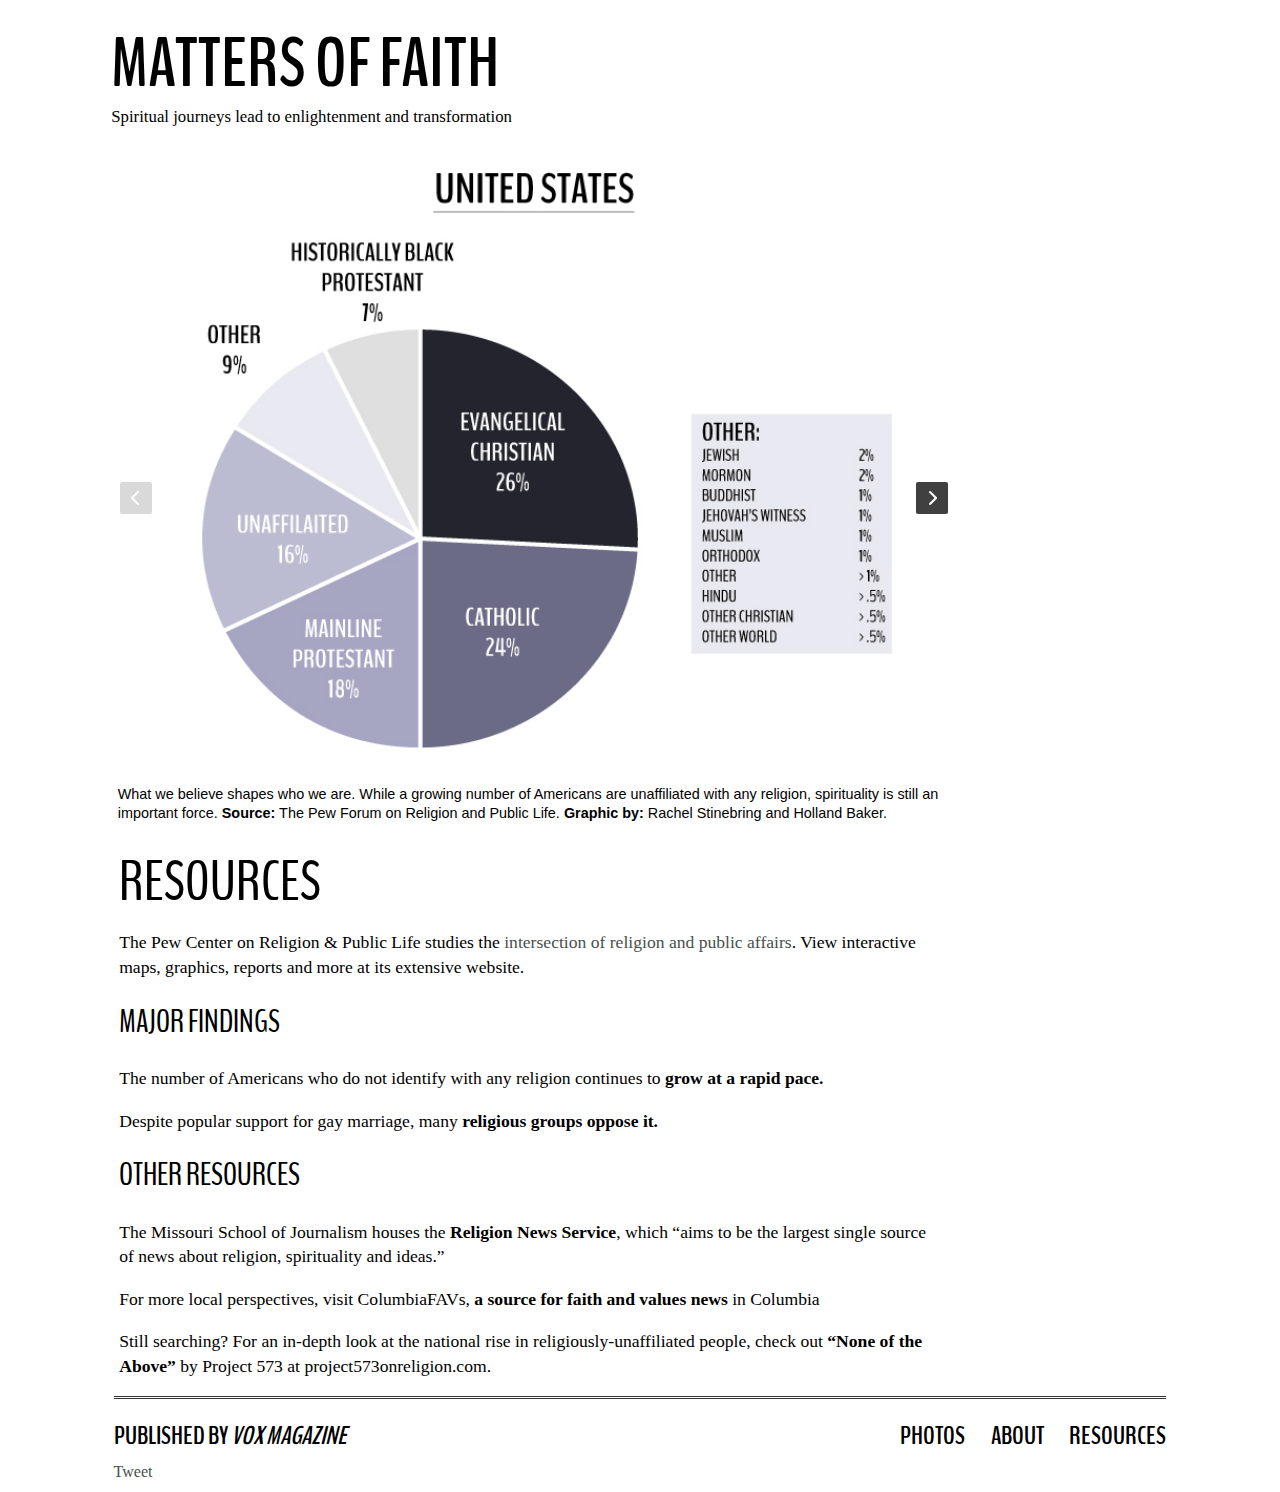
<file: resources.html>
<!doctype html>
<!--[if lt IE 9]><html class="ie"><![endif]-->
<!--[if gte IE 9]><!--><html><!--<![endif]-->

<!--
	The comment jumble above is handy for targeting old IE with CSS.
	http://paulirish.com/2008/conditional-stylesheets-vs-css-hacks-answer-neither/
-->
	
	<head>
		<meta charset="utf-8"/>
		<meta http-equiv="X-UA-Compatible" content="IE=edge,chrome=1"/>
		<title>Resources -- Matters of Faith</title>
		
		<!-- Please don't add "maximum-scale=1" here. It's bad for accessibility. -->
		<meta name="viewport" content="width=device-width, initial-scale=1"/>
		
		<link rel="stylesheet" href="main.css"/>
		<link href='http://fonts.googleapis.com/css?family=BenchNine:300,400,700' rel='stylesheet' type='text/css'>
		<link rel="stylesheet" href="royalslider/royalslider.css">
		<link rel="stylesheet" href="royalslider/skins/default/rs-default.css"> 

		<!-- Plugin requires jQuery 1.7+  -->
		<!-- If you already have jQuery on your page, you shouldn't include it second time. -->
		<script src='royalslider/jquery-1.8.3.min.js'></script>

		<!-- Main slider JS script file --> 
		<!-- Create it with slider online build tool for better performance. -->
		<script src="royalslider/jquery.royalslider.min.js"></script>

		</script>

	</head>
	
	<body lang="en">

		<div id="fb-root"></div>
				<script>(function(d, s, id) {
				  var js, fjs = d.getElementsByTagName(s)[0];
				  if (d.getElementById(id)) return;
				  js = d.createElement(s); js.id = id;
				  js.src = "//connect.facebook.net/en_US/all.js#xfbml=1";
				  fjs.parentNode.insertBefore(js, fjs);
				}(document, 'script', 'facebook-jssdk'));</script>
		
		<div class="story_logo">		
			<div class="wrapper">
				<div class="logo">
					<a class="logo" href="index.html"><h1 class="story_logo">Matters of Faith</h1></a>
					<h2 id="story_logo_deck">Spiritual journeys lead to enlightenment and transformation</h2>
				</div>
			<hr id="line-top" class="line wrapper"></hr>
			</div>
		</div>

<div id="graphic_holder">
<div id="slider5" class="royalSlider rsDefault">

        <div>
        <img class="slider4" src="images/graphics/Graphic_1.jpg" alt="graphic of statistics related to faith in America">
        <p class="photo_caption">What we believe shapes who we are. While a growing number of Americans are unaffiliated with any religion, spirituality is still an important force. <span class="photo_direction">Source:</span> The Pew Forum on Religion and Public Life. <span class="photo_direction">Graphic by:</span> Rachel Stinebring and Holland Baker.
        </div>         

        <div>
        <img class="slider4" src="images/graphics/Graphic_2.jpg" alt="graphic of statistics related to faith in America">
        <p class="photo_caption">What we believe shapes who we are. While a growing number of Americans are unaffiliated with any religion, spirituality is still an important force. <span class="photo_direction">Source:</span> The Pew Forum on Religion and Public Life. <span class="photo_direction">Graphic by:</span> Rachel Stinebring and Holland Baker.
        </div>
        
        <div>
        <img class="slider4" src="images/graphics/Graphic_3.jpg" alt="graphic of statistics related to faith in America">            
        <p class="photo_caption">What we believe shapes who we are. While a growing number of Americans are unaffiliated with any religion, spirituality is still an important force. <span class="photo_direction">Source:</span> The Pew Forum on Religion and Public Life. <span class="photo_direction">Graphic by:</span> Rachel Stinebring and Holland Baker.
        </div>

        <div>
        <img class="slider4" src="images/graphics/Graphic_4.jpg" alt="graphic of statistics related to faith in America">
        <p class="photo_caption">What we believe shapes who we are. While a growing number of Americans are unaffiliated with any religion, spirituality is still an important force. <span class="photo_direction">Source:</span> The Pew Forum on Religion and Public Life. <span class="photo_direction">Graphic by:</span> Rachel Stinebring and Holland Baker.
        </div>
                       
</div>    
</div>

		<div class="story_body">
		<h3 class="story_headline">Resources</h3>	
		<article class="about">

			<p>The Pew Center on Religion & Public Life studies the <a class="resources" href="http://www.pewforum.org/" target="_blank" >intersection of religion and public affairs</a>. View interactive maps, graphics, reports and more at its extensive website.</p>

			<div class="subhead">Major findings</div>

			<p>The number of Americans who do not identify with any religion continues to <a class="body_link" href="http://www.pewforum.org/unaffiliated/nones-on-the-rise.aspx" target="_blank" >grow at a rapid pace.</a></p>

			<p>Despite popular support for gay marriage, many <a class="body_link" class="resources" href="http://www.pewforum.org/Gay-Marriage-and-Homosexuality/Religious-Groups-Official-Positions-on-Same-Sex-Marriage.aspx" target="_blank" >religious groups oppose it.</a></p>

			<div class="subhead">Other resources</div>

			<p>The Missouri School of Journalism houses the <a class="body_link" href="http://www.religionnews.com/" target="_blank" >Religion News Service</a>, which “aims to be the largest single source of news about religion, spirituality and ideas.”</p>
			 

			<p>For more local perspectives, visit ColumbiaFAVs, <a class="body_link" href="http://columbiafavs.com/about" target="_blank" >a source for faith and values news</a> in Columbia</p>

			<p>Still searching? For an in-depth look at the national rise in religiously-unaffiliated people, check out <a class="body_link" href="http://www.project573onreligion.com/" target="_blank" >“None of the Above”</a> by Project 573 at project573onreligion.com.</p>

		</article>
		</div>

		<hr class="line wrapper"></hr>

		<footer>
			<ul class="footer">
				
				<li class="footer">Published by <span class="italics"><a href="http://www.voxmagazine.com/" class="vox">VOX Magazine</a></span></li>
								
				<li class="last"><a href="resources.html" class="vox">Resources</a></li>

				<li class="right"><a href="about.html" class="vox">About</li>

				<li class="right"><a href="photos.html" class="vox">Photos</li>
			</ul>

		</footer>

			<ul class="share">

				<li class="fb-send" data-href="http://www.voxmagazine.com/" data-font="arial"></li>

				<li class="tweet"><a href="https://twitter.com/share" class="twitter-share-button">Tweet</a></li></div>
				<script>!function(d,s,id){var js,fjs=d.getElementsByTagName(s)[0],p=/^http:/.test(d.location)?'http':'https';if(!d.getElementById(id)){js=d.createElement(s);js.id=id;js.src=p+'://platform.twitter.com/widgets.js';fjs.parentNode.insertBefore(js,fjs);}}(document, 'script', 'twitter-wjs');</script>
			</ul>

</body>

<script>
    jQuery(document).ready(function($) {
        $("#slider5").royalSlider({
            arrowsNav: true,
            controlNavigation: 'none',
            arrowsNavAutoHide: false,
            sliderDrag: false,
            video: {
            }
        }); 
    });

</script>

</html>
</file>
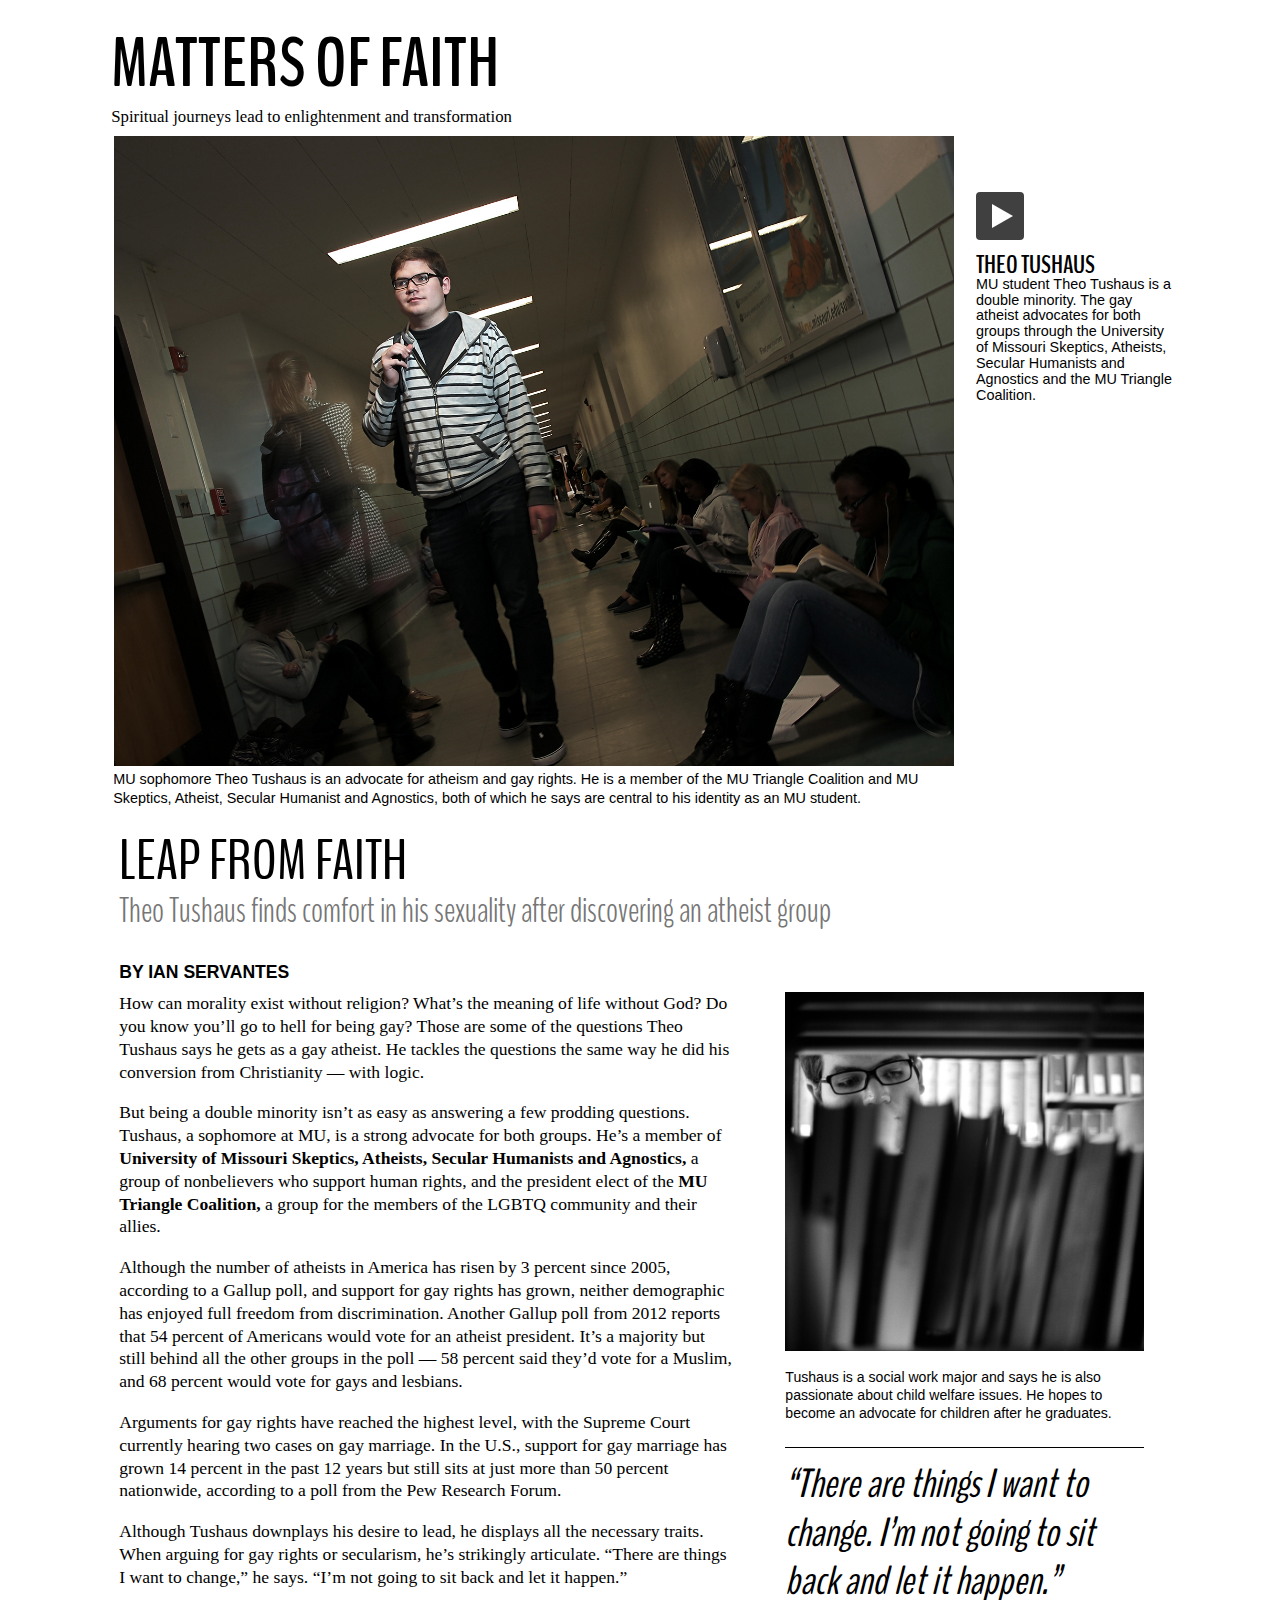
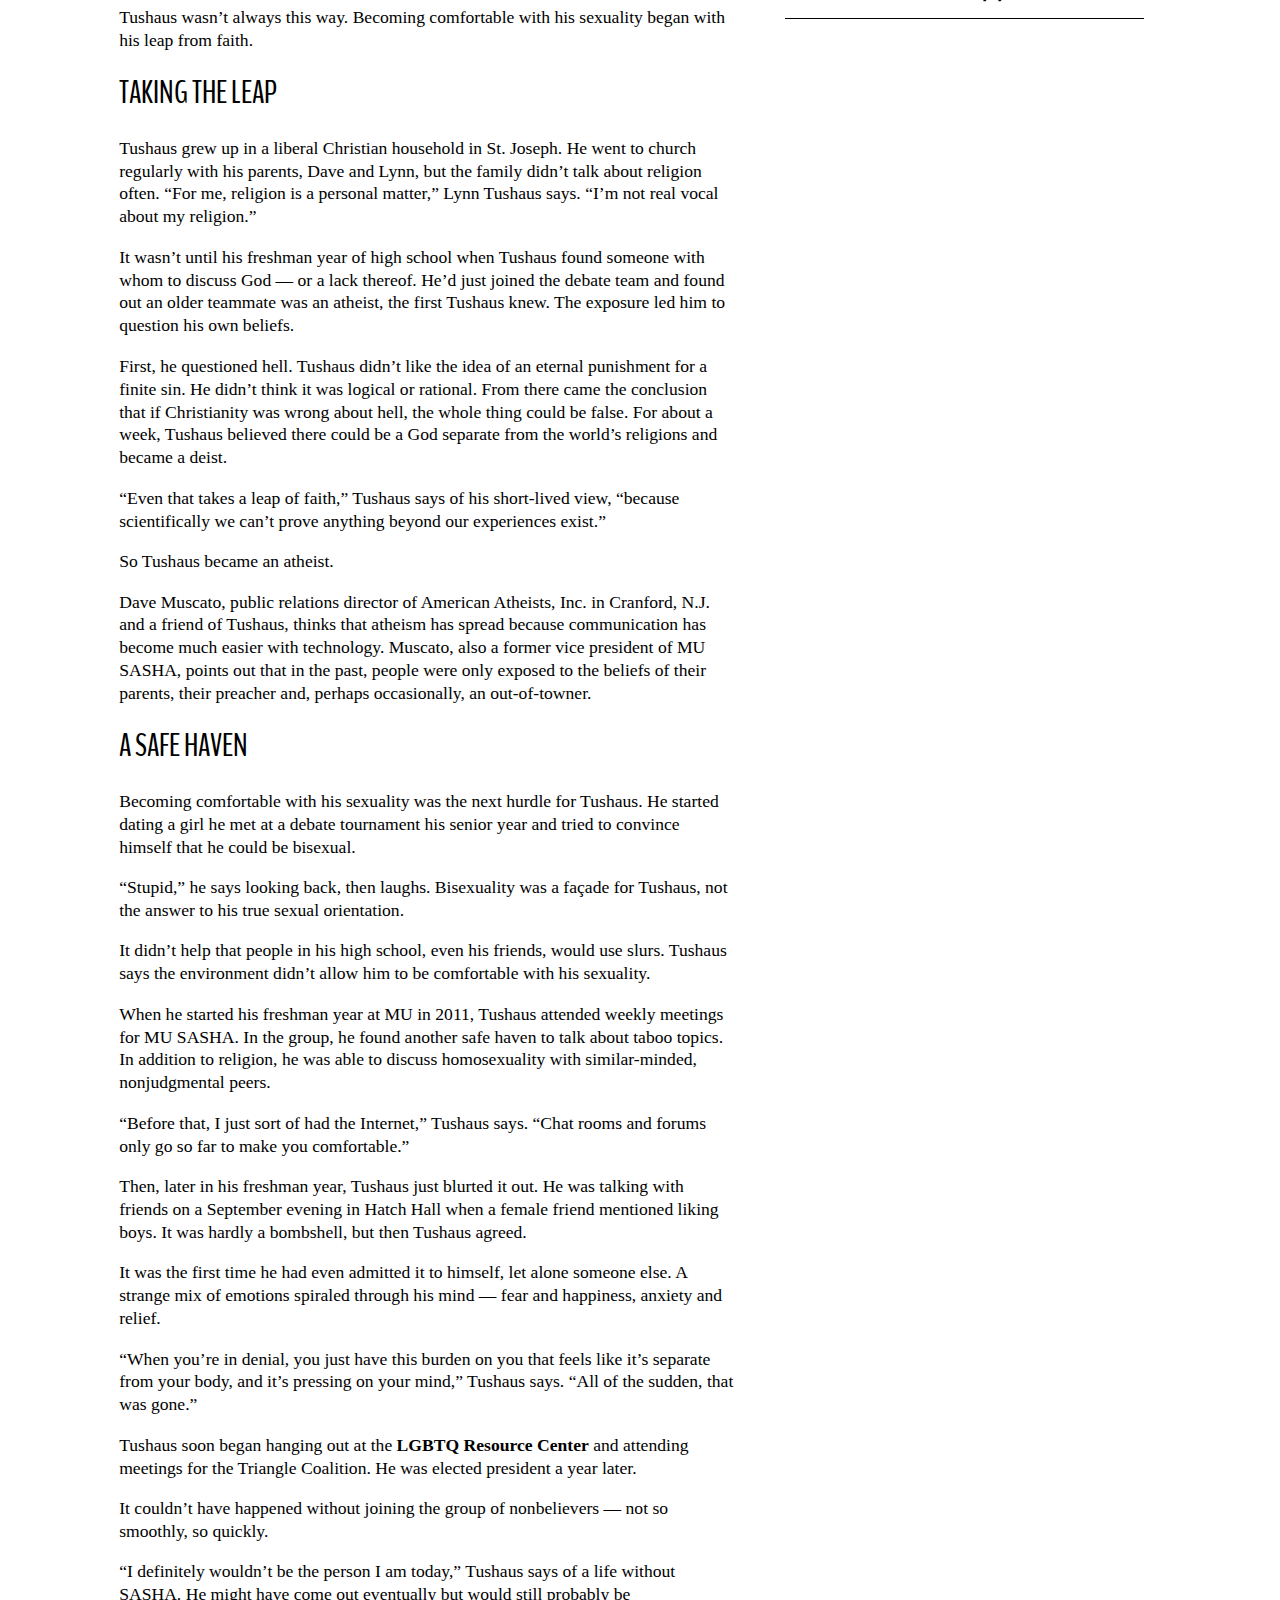
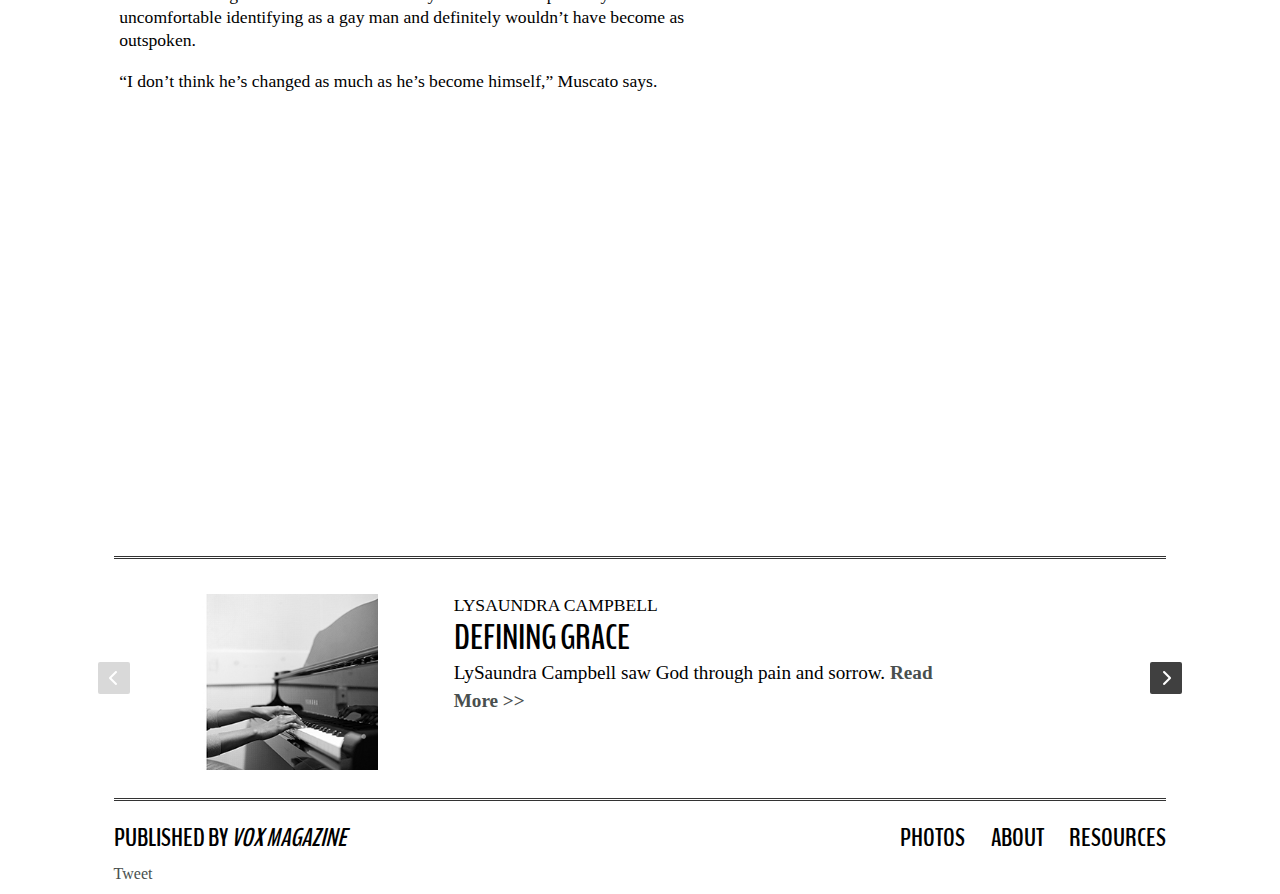
<file: theo.html>
<!doctype html>
<!--[if lt IE 9]><html class="ie"><![endif]-->
<!--[if gte IE 9]><!--><html><!--<![endif]-->

<!--
	The comment jumble above is handy for targeting old IE with CSS.
	http://paulirish.com/2008/conditional-stylesheets-vs-css-hacks-answer-neither/
-->
	
	<head>
		<meta charset="utf-8"/>
		<meta http-equiv="X-UA-Compatible" content="IE=edge,chrome=1"/>
		<title>Theo Tushaus -- Matters of Faith</title>
		
		<!-- Please don't add "maximum-scale=1" here. It's bad for accessibility. -->
		<meta name="viewport" content="width=device-width, initial-scale=1"/>
		
		<link rel="stylesheet" href="main.css"/>
		<link href='http://fonts.googleapis.com/css?family=BenchNine:300,400,700' rel='stylesheet' type='text/css'>
		<link rel="stylesheet" href="royalslider/royalslider.css">
		<link rel="stylesheet" href="royalslider/skins/default/rs-default.css"> 
		<link href='http://fonts.googleapis.com/css?family=Droid+Sans:400,700' rel='stylesheet' type='text/css'>
		<!-- Plugin requires jQuery 1.7+  -->
		<!-- If you already have jQuery on your page, you shouldn't include it second time. -->
		<script src='royalslider/jquery-1.8.3.min.js'></script>

		<!-- Main slider JS script file --> 
		<!-- Create it with slider online build tool for better performance. -->
		<script src="royalslider/jquery.royalslider.min.js"></script>

	</head>
	
	<body lang="en">

		<div id="fb-root"></div>
				<script>(function(d, s, id) {
				  var js, fjs = d.getElementsByTagName(s)[0];
				  if (d.getElementById(id)) return;
				  js = d.createElement(s); js.id = id;
				  js.src = "//connect.facebook.net/en_US/all.js#xfbml=1";
				  fjs.parentNode.insertBefore(js, fjs);
				}(document, 'script', 'facebook-jssdk'));</script>
		
		<div class="story_logo">		
			<div class="wrapper">
				<div class="logo">
					<a class="logo" href="index.html"><h1 class="story_logo">Matters of Faith</h1></a>
					<h2 id="story_logo_deck">Spiritual journeys lead to enlightenment and transformation</h2>
				</div>
			<hr id="line-top" class="line wrapper"></hr>
			</div>
		</div>	

	<div>	
		<div>
		<img src="images/Theo_FINAL_web.jpg" class="story_img" id="imageID" alt="Portrait of Theo Tushaus"/>

		<div class="wrapper story_caption"><p>MU sophomore Theo Tushaus is an advocate for atheism and gay rights. He is a member of the MU Triangle Coalition and MU Skeptics, Atheist, Secular Humanist and Agnostics, both of which he says are central to his identity as an MU student.</p></div>
		</div>

		<div class="video_tease">
			<a href="#video_container" id="play_button">&nbsp;</a>
			<h4 class="tease_headline">Theo Tushaus</h4>
			<p class="tease_summary">MU student Theo Tushaus is a double minority. The gay atheist advocates for both groups through the University of Missouri Skeptics, Atheists, Secular Humanists and Agnostics and the MU Triangle Coalition.</p>
		</div>

	</div>

		<div class="story_body">
		<h3 class="story_headline">Leap from faith</h3>
		<h4 class="story_deck">Theo Tushaus finds comfort in his sexuality after discovering an atheist group</h4>
		<h6 class="story_byline">By Ian Servantes</h6>

		<aside class="sidebar">
			<img src="images/Theo_2_FINAL_web.jpg" class="sidebar_image" alt="Portrait of Theo Tushaus"/>
			<p class="secondary_caption">Tushaus is a social work major and says he is also passionate about child welfare issues. He hopes to become an advocate for children after he graduates.</p>
			<div class="sidebar_pull_quote">
			<p>“There are things I want to change. I’m not going to sit back and let it happen.”</p>
			</div>
		</aside>	

		<article class="story_text">

			<p>How can morality exist without religion? What’s the meaning of life without God? Do you know you’ll go to hell for being gay? Those are some of the questions Theo Tushaus says he gets as a gay atheist. He tackles the questions the same way he did his conversion from Christianity — with logic. <p>


			<p>But being a double minority isn’t as easy as answering a few prodding questions. Tushaus, a sophomore at MU, is a strong advocate for both groups. He’s a member of <a href="http://musasha.wordpress.com/"  target="_blank" class="body_link"
>University of Missouri Skeptics, Atheists, Secular Humanists and Agnostics,</a> a group of nonbelievers who support human rights, and the president elect of the <a href="http://trico.students.missouri.edu/" target="_blank" class="body_link">MU Triangle Coalition,</a> a group for the members of the LGBTQ community and their allies. </p>
			
			
			<p>Although the number of atheists in America has risen by 3 percent since 2005, according to a Gallup poll, and support for gay rights has grown, neither demographic has enjoyed full freedom from discrimination. Another Gallup poll from 2012 reports that 54 percent of Americans would vote for an atheist president. It’s a majority but still behind all the other groups in the poll — 58 percent said they’d vote for a Muslim, and 68 percent would vote for gays and lesbians. </p>
			
			
			<p>Arguments for gay rights have reached the highest level, with the Supreme Court currently hearing two cases on gay marriage. In the U.S., support for gay marriage has grown 14 percent in the past 12 years but still sits at just more than 50 percent nationwide, according to a poll from the Pew Research Forum. </p>
			
			
			<p>Although Tushaus downplays his desire to lead, he displays all the necessary traits. When arguing for gay rights or secularism, he’s strikingly articulate. “There are things I want to change,” he says. “I’m not going to sit back and let it happen.” </p>
			
			
			<p>Tushaus wasn’t always this way. Becoming comfortable with his sexuality began with his leap from faith.  </p>  

			<div class="subhead">Taking the leap</div>
			
			<p>Tushaus grew up in a liberal Christian household in St. Joseph. He went to church regularly with his parents, Dave and Lynn, but the family didn’t talk about religion often. “For me, religion is a personal matter,” Lynn Tushaus says. “I’m not real vocal about my religion.”</p>


			<p>It wasn’t until his freshman year of high school when Tushaus found someone with whom to discuss God — or a lack thereof. He’d just joined the debate team and found out an older teammate was an atheist, the first Tushaus knew. The exposure led him to question his own beliefs. </p>
			
			
		<p>	First, he questioned hell. Tushaus didn’t like the idea of an eternal punishment for a finite sin. He didn’t think it was logical or rational. From there came the conclusion that if Christianity was wrong about hell, the whole thing could be false. For about a week, Tushaus believed there could be a God separate from the world’s religions and became a deist. </p>
			
			
			<p>“Even that takes a leap of faith,” Tushaus says of his short-lived view, “because scientifically we can’t prove anything beyond our experiences exist.” </p>
			
			
			<p>So Tushaus became an atheist. </p>
			
			
			<p>Dave Muscato, public relations director of American Atheists, Inc. in Cranford, N.J. and a friend of Tushaus, thinks that atheism has spread because communication has become much easier with technology. Muscato, also a former vice president of MU SASHA, points out that in the past, people were only exposed to the beliefs of their parents, their preacher and, perhaps occasionally, an out-of-towner. </p>

			<div class="subhead">A safe haven</div>
			
			<p>Becoming comfortable with his sexuality was the next hurdle for Tushaus. He started dating a girl he met at a debate tournament his senior year and tried to convince himself that he could be bisexual.</p>


			<p>“Stupid,” he says looking back, then laughs. Bisexuality was a façade for Tushaus, not the answer to his true sexual orientation.</p> 
			
			
			<p>It didn’t help that people in his high school, even his friends, would use slurs. Tushaus says the environment didn’t allow him to be comfortable with his sexuality. </p>
			
			
			<p>When he started his freshman year at MU in 2011, Tushaus attended weekly meetings for MU SASHA. In the group, he found another safe haven to talk about taboo topics. In addition to religion, he was able to discuss homosexuality with similar-minded, nonjudgmental peers. </p>
						
			<p>“Before that, I just sort of had the Internet,” Tushaus says. “Chat rooms and forums only go so far to make you comfortable.” </p>
			
			
			<p>Then, later in his freshman year, Tushaus just blurted it out. He was talking with friends on a September evening in Hatch Hall when a female friend mentioned liking boys. It was hardly a bombshell, but then Tushaus agreed. </p>
			
			
			<p>It was the first time he had even admitted it to himself, let alone someone else. A strange mix of emotions spiraled through his mind — fear and happiness, anxiety and relief. </p>
			
			
			<p>“When you’re in denial, you just have this burden on you that feels like it’s separate from your body, and it’s pressing on your mind,” Tushaus says. “All of the sudden, that was gone.”</p>
			
			<p>Tushaus soon began hanging out at the <a href="http://lgbtq.missouri.edu/" target="_blank" class="body_link">LGBTQ Resource Center</a> and attending meetings for the Triangle Coalition. He was elected president a year later. </p>
			
			
			<p>It couldn’t have happened without joining the group of nonbelievers — not so smoothly, so quickly.</p>
			
			
			<p>“I definitely wouldn’t be the person I am today,” Tushaus says of a life without SASHA. He might have come out eventually but would still probably be uncomfortable identifying as a gay man and definitely wouldn’t have become as outspoken.</p> 
			
			
			<p>“I don’t think he’s changed as much as he’s become himself,” Muscato says.</p>

		<div id="video_container">
		<iframe id="video" src="http://www.youtube.com/embed/UujCU3WU0EQ?list=UUOOD7UJ1b6o14kdWbP1H-kA" frameborder="0" allowfullscreen></iframe>
	</div>

		</article>


	</div>

	<hr class="line2"></hr>	

	<div id = "story_slider" class="royalSlider rsDefault wrapper">
		<!-- Teaser heads must be 20 characters or less -->
			<div>
				<img class="story_thumb" src="images/thumbs/lysaundra_thumb.jpg" alt="Portrait of LySaundra Campbell"/>
				<a href=lysaundra.html class="read"><div class="story_nav_text">
				<p class="story_tag">LySaundra Campbell</p>
				<h5 class="story_name">Defining grace</h5>
				<p class="story_summary">LySaundra Campbell saw God through pain and sorrow. <span class="read">Read More &#62;&#62;</span></p>
				</div></a>
			</div>
			
			<div>
				<img class="story_thumb" src="images/thumbs/ken_thumb.jpg" alt="Portrait of Ken McRae"/>
				<a href=ken.html class="read"><div class="story_nav_text">
				<p class="story_tag">Ken McRae</p>
				<h5 class="story_name">Living La Vida Yoga</h5>
				<p class="story_summary">Ken McRae found spirituality through yoga. <span class="read">Read More &#62;&#62;</span></p>
				</div></a>
			</div>

			<div>
				<img class="story_thumb" src="images/thumbs/allie_thumb.jpg" alt="Portrait of Allie Gassmann"/>
				<a href=allie.html class="read"><div class="story_nav_text">
				<p class="story_tag">Allie Gassmann</p>
				<h5 class="story_name">Acting on beliefs</h5>
				<p class="story_summary">Allie Gassmann tries to live with the entire planet in mind. <span class="read">Read More &#62;&#62;</span></p>
				</div></a>
			</div>

			<div>
				<img class="story_thumb" src="images/thumbs/jeff_thumb.jpg" alt="Portrait of Jeff Stack"/>
				<a href=jeff.html class="read"><div class="story_nav_text">
				<p class="story_tag">Jeff Stack</p>
				<h5 class="story_name">Plea for peace</h5>
				<p class="story_summary">Jeff Stack’s advocacy stems from his belief in nonviolence. <span class="read">Read More &#62;&#62;</span></p>
				</div></a>
			</div>

			<div>
				<img class="story_thumb" src="images/thumbs/mary_thumb.jpg" alt="Portrait of Mary Hartigan"/>
				<a href=mary.html class="read"><div class="story_nav_text">
				<p class="story_tag">Mary Hartigan</p>
				<h5 class="story_name">Reinvention of life</h5>
				<p class="story_summary">Mary Hartigan finds a family and a community in Judaism. <span class="read">Read More &#62;&#62;</span></p>
				</div></a>
			</div>

			<div>
				<img class="story_thumb" src="images/thumbs/elisabeth_thumb.jpg" alt="Portrait of Elisabeth Sobczak"/>
				<a href=elisabeth.html class="read"><div class="story_nav_text">
				<p class="story_tag">Elisabeth Sobczak</p>
				<h5 class="story_name">A perfect storm</h5>
				<p class="story_summary">Elisabeth Sobczak finds inner peace in her faith. <span class="read">Read More &#62;&#62;</span></p>
				</div></a>
			</div>
	</div>	

		<hr class="line wrapper"></hr>

		<footer>
			<ul class="footer">
				
				<li class="footer">Published by <span class="italics"><a href="http://www.voxmagazine.com/" class="vox">VOX Magazine</a></span></li>
								
				<li class="last"><a href="resources.html" class="vox">Resources</a></li>

				<li class="right"><a href="about.html" class="vox">About</li>

				<li class="right"><a href="photos.html" class="vox">Photos</li>
			</ul>

		</footer>

			<ul class="share">

				<li class="fb-send" data-href="http://www.voxmagazine.com/" data-font="arial"></li>

				<li class="tweet"><a href="https://twitter.com/share" class="twitter-share-button">Tweet</a></li></div>
				<script>!function(d,s,id){var js,fjs=d.getElementsByTagName(s)[0],p=/^http:/.test(d.location)?'http':'https';if(!d.getElementById(id)){js=d.createElement(s);js.id=id;js.src=p+'://platform.twitter.com/widgets.js';fjs.parentNode.insertBefore(js,fjs);}}(document, 'script', 'twitter-wjs');</script>
			</ul>

	</body>
	
<script>
    jQuery(document).ready(function($) {
        $("#story_slider").royalSlider({
            arrowsNav: true,
            controlNavigation: 'none',
            arrowsNavAutoHide: false,
            video: {
            }
        }); 
    });

</script>

</html>
</file>
<file: royalslider/royalslider.css>
/* v1.0.4 */
/* Core RS CSS file. 95% of time you shouldn't change anything here. */
.royalSlider {
	width: 100%;
	position: relative;
	direction: ltr;
}
.royalSlider > * {
	float: left;
}


.rsWebkit3d .rsSlide,
.rsWebkit3d .rsContainer,
.rsWebkit3d .rsThumbs,
.rsWebkit3d .rsPreloader,
.rsWebkit3d img,
.rsWebkit3d .rsOverflow,
.rsWebkit3d .rsBtnCenterer,
.rsWebkit3d .rsAbsoluteEl,
.rsWebkit3d .rsABlock,
.rsWebkit3d .rsLink {
	-webkit-backface-visibility: hidden;
}
.rsFade.rsWebkit3d .rsSlide,
.rsFade.rsWebkit3d img,
.rsFade.rsWebkit3d .rsContainer {
	-webkit-transform: none;
}
.rsOverflow {
	width: 100%;
	height: 100%;
	position: relative;
	overflow: hidden;
	float: left;
	-webkit-tap-highlight-color:rgba(0,0,0,0);
}
.rsVisibleNearbyWrap {
	width: 100%;
	height: 100%;
	position: relative;
	overflow: hidden;
	left: 0;
	top: 0;
	-webkit-tap-highlight-color:rgba(0,0,0,0);
}
.rsVisibleNearbyWrap .rsOverflow {
	position: absolute;
	left: 0;
	top: 0;

}
.rsContainer {
	position: relative;
	width: 100%;
	height: 100%;
	-webkit-tap-highlight-color:rgba(0,0,0,0);
}

.rsArrow,
.rsThumbsArrow {
	cursor: pointer;
}

.rsThumb {
	float: left;
	position: relative;
}


.rsArrow,
.rsNav,
.rsThumbsArrow {
	opacity: 1;
	-webkit-transition:opacity 0.3s linear;
	-moz-transition:opacity 0.3s linear;
	-o-transition:opacity 0.3s linear;
	transition:opacity 0.3s linear;
}
.rsHidden {
	opacity: 0;
	visibility: hidden;
	-webkit-transition:visibility 0s linear 0.3s,opacity 0.3s linear;
	-moz-transition:visibility 0s linear 0.3s,opacity 0.3s linear;
	-o-transition:visibility 0s linear 0.3s,opacity 0.3s linear;
	transition:visibility 0s linear 0.3s,opacity 0.3s linear;
}


.rsGCaption {
	width: 100%;
	float: left;
	text-align: center;
}

/* Fullscreen options, very important ^^ */
.royalSlider.rsFullscreen {
	position: fixed !important;
	height: auto !important;
	width: auto !important;
	margin: 0 !important;
	padding: 0 !important;
	z-index: 2147483647 !important;
	top: 0 !important;
	left: 0 !important;
	bottom: 0 !important;
	right: 0 !important;
}

.royalSlider .rsSlide.rsFakePreloader {
	opacity: 1 !important;
	-webkit-transition: 0s;
	-moz-transition: 0s;
	-o-transition:  0s;
	transition:  0s;
	display: none;
}

.rsSlide {
	position: absolute;
	left: 0;
	top: 0;
	display: block;
	overflow: hidden;
	
	height: 100%;
	width: 100%;
}

.royalSlider.rsAutoHeight,
.rsAutoHeight .rsSlide {
	height: auto;
}

.rsContent {
	width: 100%;
	height: 100%;
	position: relative;
}

.rsPreloader {
	position:absolute;
	z-index: 0;	
}

.rsNav {
	-moz-user-select: -moz-none;
	-webkit-user-select: none;
	user-select: none;
}
.rsNavItem {
	-webkit-tap-highlight-color:rgba(0,0,0,0.25);
}

.rsThumbs {
	cursor: pointer;
	position: relative;
	overflow: hidden;
	float: left;
	z-index: 22;
}
.rsTabs {
	float: left;
	background: none !important;
}
.rsTabs,
.rsThumbs {
	-webkit-tap-highlight-color:rgba(0,0,0,0);
	-webkit-tap-highlight-color:rgba(0,0,0,0);
}


.rsVideoContainer {
	/*left: 0;
	top: 0;
	position: absolute;*/
	/*width: 100%;
	height: 100%;
	position: absolute;
	left: 0;
	top: 0;
	float: left;*/
	width: auto;
	height: auto;
	line-height: 0;
	position: relative;
}
.rsVideoFrameHolder {
	position: absolute;
	left: 0;
	top: 0;
	background: #141414;
	opacity: 0;
	-webkit-transition: .3s;
}
.rsVideoFrameHolder.rsVideoActive {
	opacity: 1;
}
.rsVideoContainer iframe,
.rsVideoContainer video,
.rsVideoContainer embed,
.rsVideoContainer .rsVideoObj {
	position: absolute;
	z-index: 50;
	left: 0;
	top: 0;
	width: 100%;
	height: 100%;
}
/* ios controls over video bug, shifting video */
.rsVideoContainer.rsIOSVideo iframe,
.rsVideoContainer.rsIOSVideo video,
.rsVideoContainer.rsIOSVideo embed {
	-webkit-box-sizing: border-box;
	-moz-box-sizing: border-box;
	box-sizing: border-box;
	padding-right: 44px;
}

.rsABlock {
	left: 0;
	top: 0;
	position: absolute;
	z-index: 15;
	
}


img.rsImg {
	max-width: none;
	margin-top: 0em;
}

.grab-cursor {
	cursor:url(grab.png) 8 8, move; 
}

.grabbing-cursor{ 
	cursor:url(grabbing.png) 8 8, move;
}

.rsNoDrag {
	cursor: auto;
}

.rsLink {
	left:0;
	top:0;
	position:absolute;
	width:100%;
	height:100%;
	display:block;	
	z-index: 20;
	background: url(blank.gif);
}
</file>
<file: royalslider/skins/default/rs-default.css>
/******************************
*
*  RoyalSlider Default Skin 
*
*    1. Arrows 
*    2. Bullets
*    3. Thumbnails
*    4. Tabs
*    5. Fullscreen button
*    6. Play/close video button
*    7. Preloader
*    8. Caption
*    
*  Sprite: 'rs-default.png'
*  Feel free to edit anything
*  If you don't some part - just delete it
* 
******************************/


/* Background */
.rsDefault,
.rsDefault .rsOverflow,
.rsDefault .rsSlide,
.rsDefault .rsVideoFrameHolder,
.rsDefault .rsThumbs {
	background: #FFF;
	color: #000;
}


/***************
*
*  1. Arrows
*
****************/

.rsDefault .rsArrow {
	height: 100%;
	width: 44px;
	position: absolute;
	display: block;
	cursor: pointer;
	z-index: 21;
}
.rsDefault.rsVer .rsArrow {
	width: 100%;
	height: 44px;
	
}
.rsDefault.rsVer .rsArrowLeft { top: 0; left: 0; }
.rsDefault.rsVer .rsArrowRight { bottom: 0;  left: 0; }

.rsDefault.rsHor .rsArrowLeft { left: 0; top: 0; }
.rsDefault.rsHor .rsArrowRight { right: 0; top:0; }

.rsDefault .rsArrowIcn {		
	width: 32px;
	height: 32px;
	top: 50%;
	left: 50%;
	margin-top:-16px;	
	margin-left: -16px;

	position: absolute;	
	cursor: pointer;	
	background: url('rs-default.png');

	background-color: #000;
	background-color: rgba(0,0,0,0.75);
	*background-color: #000;
	
	border-radius: 2px;
}
.rsDefault .rsArrowIcn:hover {
	background-color: rgba(0,0,0,0.9);
}

.rsDefault.rsHor .rsArrowLeft .rsArrowIcn { background-position: -64px -32px; }
.rsDefault.rsHor .rsArrowRight .rsArrowIcn { background-position: -64px -64px; }

.rsDefault.rsVer .rsArrowLeft .rsArrowIcn { background-position: -96px -32px; }
.rsDefault.rsVer .rsArrowRight .rsArrowIcn { background-position: -96px -64px; }

.rsDefault .rsArrowDisabled .rsArrowIcn { opacity: .2; filter: alpha(opacity=20);  *display: none; }


/***************
*
*  2. Bullets
*
****************/

.rsDefault .rsBullets {
	position: absolute;
	z-index: 35;
	left: 0;
	bottom: 0;
	width: 100%;
	height: auto;
	margin: 0 auto; 

	background: #000;
	background: rgba(0,0,0,0.75);

	text-align: center;
	line-height: 8px;
	overflow: hidden;
}
.rsDefault .rsBullet {
	width: 8px;
	height: 8px;
	display: inline-block;
	*display:inline; 
	*zoom:1;
	padding: 6px 5px 6px;
}
.rsDefault .rsBullet span {
	display: block;
	width: 8px;
	height: 8px;
	border-radius: 50%;
	background: #777;
	background: rgba(255,255,255,0.5);
}
.rsDefault .rsBullet.rsNavSelected span {
	background-color: #FFF;
}





/***************
*
*  3. Thumbnails
*
****************/

.rsDefault .rsThumbsHor {
	width: 100%;
	height: auto;
}
.rsDefault .rsThumbsVer {
	width: 96px;
	height: 100%;
	position: absolute;
	top: 0;
	right: 0;
}
.rsDefault.rsWithThumbsHor .rsThumbsContainer {
	position: relative;
	height: 100%;
}
.rsDefault.rsWithThumbsVer .rsThumbsContainer {
	position: relative;
	width: 100%;
}
.rsDefault .rsThumb {
	float: left;
	overflow: hidden;
	width: 96px;
	height: 72px;
}
.rsDefault .rsThumb img {
	width: 100%;
	height: 100%;
}
.rsDefault .rsThumb.rsNavSelected {
	background: #02874a;
}
.rsDefault .rsThumb.rsNavSelected img {
	opacity: 0.3;
	filter: alpha(opacity=30);
}
.rsDefault .rsTmb {
	display: block;
}

/* Thumbnails with text */
.rsDefault .rsTmb h5 {
	font-size: 16px;
	margin: 0;
	padding: 0;
	line-height: 20px;
	color: #FFF;
}
.rsDefault .rsTmb span {
	color: #DDD;
	margin: 0;
	padding: 0;
	font-size: 13px;
	line-height: 18px;
}



/* Thumbnails arrow icons */
.rsDefault .rsThumbsArrow {
	height: 100%;
	width: 20px;
	position: absolute;
	display: block;
	cursor: pointer;	
	z-index: 21;	
	background: #000;
	background: rgba(0,0,0,0.75);
}
.rsDefault .rsThumbsArrow:hover {
	background: rgba(0,0,0,0.9);
}
.rsDefault.rsWithThumbsVer .rsThumbsArrow {
	width: 100%;
	height: 20px;
}
.rsDefault.rsWithThumbsVer .rsThumbsArrowLeft { top: 0; left: 0; }
.rsDefault.rsWithThumbsVer .rsThumbsArrowRight { bottom: 0;  left: 0; }

.rsDefault.rsWithThumbsHor .rsThumbsArrowLeft { left: 0; top: 0; }
.rsDefault.rsWithThumbsHor .rsThumbsArrowRight { right: 0; top:0; }

.rsDefault .rsThumbsArrowIcn {		
	width: 16px;
	height: 16px;
	top: 50%;
	left: 50%;
	margin-top:-8px;	
	margin-left: -8px;
	position: absolute;	
	cursor: pointer;	
	background: url('rs-default.png');
}

.rsDefault.rsWithThumbsHor .rsThumbsArrowLeft .rsThumbsArrowIcn { background-position: -128px -32px; }
.rsDefault.rsWithThumbsHor .rsThumbsArrowRight .rsThumbsArrowIcn { background-position: -128px -48px; }

.rsDefault.rsWithThumbsVer .rsThumbsArrowLeft .rsThumbsArrowIcn { background-position: -144px -32px; }
.rsDefault.rsWithThumbsVer .rsThumbsArrowRight .rsThumbsArrowIcn { background-position: -144px -48px; }

.rsDefault .rsThumbsArrowDisabled { display: none !important; }

/* Thumbnails resizing on smaller screens */
@media screen and (min-width: 0px) and (max-width: 800px) {
	.rsDefault .rsThumb {
		width: 59px;
		height: 44px;
	}
	.rsDefault .rsThumbsHor {
		height: 44px;
	}
	.rsDefault .rsThumbsVer {
		width: 59px;
	}
}




/***************
*
*  4. Tabs
*
****************/

.rsDefault .rsTabs {
	width: 100%;
	height: auto;
	margin: 0 auto;
	text-align:center;
	overflow: hidden; padding-top: 12px; position: relative;
}
.rsDefault .rsTab {
	display: inline-block;
	cursor: pointer;
	text-align: center;
	height: auto;
	width: auto;
	color: #333;
	padding: 5px 13px 6px;
	min-width: 72px;
	border: 1px solid #D9D9DD;
	border-right: 1px solid #f5f5f5;
	text-decoration: none;

	background-color: #FFF;
	background-image: -webkit-linear-gradient(top, #fefefe, #f4f4f4); 
	background-image:    -moz-linear-gradient(top, #fefefe, #f4f4f4);
	background-image:         linear-gradient(to bottom, #fefefe, #f4f4f4);

	-webkit-box-shadow: inset 1px 0 0 #fff;
	box-shadow: inset 1px 0 0 #fff;

	*display:inline; 
	*zoom:1;
}
.rsDefault .rsTab:first-child {
	-webkit-border-top-left-radius: 4px;
	border-top-left-radius: 4px;
	-webkit-border-bottom-left-radius: 4px;
	border-bottom-left-radius: 4px;
}
.rsDefault .rsTab:last-child { 
	-webkit-border-top-right-radius: 4px;
	border-top-right-radius: 4px;
	-webkit-border-bottom-right-radius: 4px;
	border-bottom-right-radius: 4px;

	border-right:  1px solid #cfcfcf;
}
.rsDefault .rsTab:active { 
	border: 1px solid #D9D9DD;   
	background-color: #f4f4f4;
	box-shadow:  0 1px 4px rgba(0, 0, 0, 0.2) inset;
}
.rsDefault .rsTab.rsNavSelected { 
	color: #FFF;
	border: 1px solid #999;
	text-shadow: 1px 1px #838383;
	box-shadow: 0 1px 9px rgba(102, 102, 102, 0.65) inset;
	background: #ACACAC;
	background-image: -webkit-linear-gradient(top, #ACACAC, #BBB);
	background-image: -moz-llinear-gradient(top, #ACACAC, #BBB);
	background-image: linear-gradient(to bottom, #ACACAC, #BBB);
}





/***************
*
*  5. Fullscreen button
*
****************/

.rsDefault .rsFullscreenBtn {
	right: 0;
	top: 0;
	width: 44px;
	height: 44px;
	z-index: 22;
	display: block;
	position: absolute;
	cursor: pointer;
	
}
.rsDefault .rsFullscreenIcn {
	display: block;
	margin: 6px;
	width: 32px;
	height: 32px;

	background: url('rs-default.png') 0 0;
	background-color: #000;
	background-color: rgba(0,0,0,0.75);
	*background-color: #000;
	border-radius: 2px;

}
.rsDefault .rsFullscreenIcn:hover {
	background-color: rgba(0,0,0,0.9);
}
.rsDefault.rsFullscreen .rsFullscreenIcn {
	background-position: -32px 0;
}





/***************
*
*  6. Play/close video button
*
****************/

.rsDefault .rsPlayBtn {
	-webkit-tap-highlight-color:rgba(0,0,0,0.3);
	width:64px;
	height:64px;
	margin-left:-32px;
	margin-top:-32px;
	cursor: pointer;
}
.rsDefault .rsPlayBtnIcon {
	width:64px;
	display:block;
	height:64px;
	-webkit-border-radius: 4px;
	border-radius: 4px;
	
	-webkit-transition: .3s;
	-moz-transition: .3s;
	transition: .3s;

	background:url(rs-default.png) no-repeat 0 -32px;
	background-color: #000;
	background-color: rgba(0,0,0,0.75);
	*background-color: #000;
}
.rsDefault .rsPlayBtn:hover .rsPlayBtnIcon {
	background-color: rgba(0,0,0,0.9);
}
.rsDefault .rsBtnCenterer {
	position:absolute;
	left:50%;
	top:50%;
}
.rsDefault .rsCloseVideoBtn {
	right: 0;
	top: 0;
	width: 44px;
	height: 44px;
	z-index: 500;
	position: absolute;
	cursor: pointer;
	-webkit-backface-visibility: hidden;
	-webkit-transform: translateZ(0);
	
}
.rsDefault .rsCloseVideoBtn.rsiOSBtn {
	top: -38px;
	right: -6px;
}

.rsDefault .rsCloseVideoIcn {
	margin: 6px;
	width: 32px;
	height: 32px;
	background: url('rs-default.png') -64px 0;
	background-color: #000;
	background-color: rgba(0,0,0,0.75);
	*background-color: #000;
}
.rsDefault .rsCloseVideoIcn:hover {
	background-color: rgba(0,0,0,0.9);
}



/***************
*
*  7. Preloader
*
****************/

.rsDefault .rsPreloader {
	width:20px;
	height:20px;
	background-image:url(../preloaders/preloader-white.gif);

	left:50%;
	top:50%;
	margin-left:-10px;
	margin-top:-10px;	
}




/***************
*
*  8. Global caption
*
****************/
.rsDefault .rsGCaption {
	position: absolute;
	float: none;
	bottom: 6px;
	left: 6px;
	text-align: left;

	background: rgb(0, 0, 0);
    background: rgba(0, 0, 0, 0.75);

	color: #FFF;
	padding: 2px 8px;
	width: auto;
	font-size: 12px;
	border-radius: 2px;
}
</file>
<file: main.css>
/* Matter of Faith design by Will Guldin.*/
/*Thanks to Golden Grid System for responsive basics, Google for hosting BenchNine font*/

/*RESETS --------------------------------------------------------------------------------*/
/*RESETS --------------------------------------------------------------------------------*/
/*RESETS --------------------------------------------------------------------------------*/
/*RESETS --------------------------------------------------------------------------------*/

body,div,h1,h2,h3,h4,h5,h6,p,blockquote,pre,dl,dt,dd,ol,ul,li,fieldset,form,label,
legend,th,td,article,aside,figure,footer,header,hgroup,menu,nav,section {
  margin: 0;
  padding: 0;
  border: 0;
}

/*
*  Consistency fixes adopted from http://necolas.github.com/normalize.css/
*/

html {
  height: 100%;
  -webkit-text-size-adjust: 100%;
  -ms-text-size-adjust: 100%;
}
body {
  min-height: 100%;
  font-size: 100%;
}
article,aside,details,figcaption,figure,footer,header,hgroup,nav,section,audio,canvas,video {
  display: block;
}
sub, sup {
  font-size: 75%;
  line-height: 0;
  position: relative;
  vertical-align: baseline;
}
sup {
  top: -0.5em;
}
sub {
  bottom: -0.25em;
}
pre {
  white-space: pre;
  white-space: pre-wrap;
  word-wrap: break-word;
}
b, strong {
  font-weight: bold;
}
abbr[title] {
  border-bottom: 1px dotted;
}
input,textarea,button,select {
  margin: 0;
  font-size: 100%;
  line-height: normal;
  vertical-align: baseline;
}
button,html input[type="button"],input[type="reset"],input[type="submit"] {
  cursor: pointer;
  -webkit-appearance: button;
}
input[type="checkbox"], input[type="radio"] {
  -webkit-box-sizing: border-box;
  -moz-box-sizing: border-box;
  -o-box-sizing: border-box;
  -ms-box-sizing: border-box;
  box-sizing: border-box;
}
textarea {
  overflow: auto;
}
table {
  border-collapse: collapse;
  border-spacing: 0;
}
/*
*
*  Simple fluid media
*
*/
figure {
  position: relative;
}
figure img,figure object,figure embed,figure video {
  max-width: 100%;
  display: block;
}
img {
  border: 0;
  -ms-interpolation-mode: bicubic;
}
/*
*
*	Zoomable baseline grid
*	type size presets
*
*/
body {
  /* 16px / 24px */

  font-size: 1em;
  line-height: 1.5em;
}

/*HIDEAWAYS --------------------------------------------------------------------------------*/
/*HIDEAWAYS --------------------------------------------------------------------------------*/
/*HIDEAWAYS --------------------------------------------------------------------------------*/
/*HIDEAWAYS --------------------------------------------------------------------------------*/

#slider1, #slider3, #slider1_tag, #deck, #story_logo_deck, .line-under, #line-top,
.line-deep, div.intro_second, .video_tag, .sidebar, .video_tease, #player, #video_holder, span.thumb_word, #ken_sidebar_sidebar, #video_container, #video {
  display:none;
}

/*LINKS --------------------------------------------------------------------------------*/
/*LINKS --------------------------------------------------------------------------------*/
/*LINKS --------------------------------------------------------------------------------*/
/*LINKS --------------------------------------------------------------------------------*/

a:link,
a:visited,
a:hover,
a:active {
  color: #494f4e;
  text-decoration: none;
}

#intro_bold_link:link,
#intro_bold_link:visited {
  font-style: italic;
  font-weight: bold;
  color: #494f4e;
  text-decoration: none;
  display:block;
}

#intro_bold_link:hover,
#intro_bold_link:active {
  font-style: italic;
  font-weight: bold;
  color: #000 !important;
  text-decoration: none;
  display:block;
}

a.logo:link,
a.logo:visited {
  color: #000 !important;
}

a.logo:hover {
  color: #696969 !important;
  opacity: 0.7 !important;
  transition: opacity .5s ease-in-out !important;
  -webkit-transition: opacity .5s ease-in-out !important;
  -moz-transition: opacity .5s ease-in-out!important;
  -o-transition: opacity .5s ease-in-out !important;
  -ms-transition: opacity .5s ease-in-out !important;
}

a.logo:active {
  color: #000 !important;
}

a.vox:link,
a.vox:visited,
a.vox:hover,
a.vox:active {
  color: #000;
}

a.read:link,
a.read:visited,
a.read:hover,
a.read:active {
  color: #000 !important;
}

a.body_link:link {
  font-weight: bold;
  color: #000 !important;
}

a.body_link:visited {
  color: #696969 !important;
}

a.body_link:hover {
  color: #696969 !important;
}

a.body_link:active {
    color: #000 !important;
}

/*SLIDESHOW --------------------------------------------------------------------------------*/
/*SLIDESHOW --------------------------------------------------------------------------------*/
/*SLIDESHOW --------------------------------------------------------------------------------*/
/*SLIDESHOW --------------------------------------------------------------------------------*/

h5.video_name {
  font-family: 'BenchNine', sans-serif !important;
  font-weight: 700;
  font-size: 1.9em;
  text-transform: uppercase;
  margin-top: .1em;
  margin-bottom: .4em;
}

p.video_tag {
  font-family: 'Georgia', serif;
  text-transform: uppercase;
  font-size: .9em;
}

p.video_summary {
  font-family: 'DroidSans', sans-serif;
  font-weight: 400;
  font-size: .9em;
  line-height: 130%;
  width:100%;
  margin-bottom: -3.5em;
}

.royalSlider{
    margin-top: 1em;
    margin-bottom: 1em;
    height: 25em;
}

/*STORY PAGE STYLES --------------------------------------------------------------------------------*/
/*STORY PAGE STYLES --------------------------------------------------------------------------------*/
/*STORY PAGE STYLES --------------------------------------------------------------------------------*/
/*STORY PAGE STYLES --------------------------------------------------------------------------------*/

  h1.story_logo {
    font-size: 3.8em;
    color: #000;
    margin-bottom: .25em;
  }

  img.story_img {
    width: 94%;
    height: auto;
    margin-left: 3%;
    margin-right: 3%;
    margin-top: 0em;
  }

  h3.story_headline {
    font-family: 'BenchNine', sans-serif;
    font-weight: 400;
    font-size: 2.8em;
    line-height: 90%;
    text-transform: uppercase;
    margin-top: .5em;
    margin-bottom: .4em;
  }

  h4.story_deck {
    font-family: 'BenchNine', sans-serif;
    font-weight: 300;
    font-size: 1.8em;
    line-height: 110%;
    color: #767676;
    margin-top: -.5em;
    margin-bottom: .8em;
  }

  div.story_caption {
    font-size: .9em;
    font-family: 'DroidSans', sans-serif;
    font-weight: 400;
    line-height: 130%;
    margin-top: -.2em;
    margin-left: .5%;
  }

  h6.story_byline {
    font-family: 'DroidSans', sans-serif;
    font-weight: 700;
    font-size: 1em;
    text-transform: uppercase;

    margin-top: -.3em;
    margin-bottom: .4em;
  }

  div.pull_quote {
    font-family: 'BenchNine', sans-serif;
    font-style: italic;
    font-weight: 400;
    font-size: 2em;
    line-height: 125%;
    text-transform: none;
    margin-top: .8em;
    margin-bottom: .8em;
    border-top: solid black .05em;
    border-bottom: solid black .05em;

  }

  div.pull_quote > p {
    padding-top: .35em;
    padding-bottom: .35em;
  }

  div.story_body {
    margin-right: 5%;
    margin-left: 3.5%;
  }

  div.subhead {
    font-family: 'BenchNine', sans-serif;
    font-weight: 400;
    font-size: 1.8em;
    text-transform: uppercase;
    margin-bottom: 1em;
    padding-top: .4em;
  }

  article.story_text {
    font-family: 'Georgia', serif;
    font-size: 1em;
  }

  article.story_text > p {
    margin-bottom: 1em;
  }

  #story_slider {
    height: 7em;
  }

  img.story_thumb {
    width: 7em;
  }

  div.story_nav_text {
    margin-left: 35%;
    margin-right: 5%;
    width: 62%;

    margin-top: -7.8em;
    padding-bottom: .2em;
    position: absolute;
    float: right;
  }

  h5.story_name {
    font-family: 'BenchNine';
    font-weight: 700;
    font-size: 1.9em;
    text-transform: uppercase;
  }

  hr.line2 {
    padding: 0;
    border: none;
    border-top: medium double #333;
    color: #333;
    text-align: center;
    width: 100%;
    padding-bottom: .4em;
    margin-top: 1em;
    margin-left: 3%;
    margin-right: 3%;
    width: 94%;
  }

  hr.ken_line {
    padding: 0;
    border: none;
    border-top: medium double #333;
    color: #333;
    text-align: center;
    padding-bottom: .4em;
    margin-top: 1em;
    width: 100%;
    margin-right: 3%;
  }

  div.infobox {
    font-family: 'DroidSans', sans-serif;
    font-weight: 400;
  }

  span.infobox_head {
    font-family: 'DroidSans', sans-serif;
    font-weight: 700;    
    font-size: 1.2em;
  }

  span.infobox_bold {
    font-family: 'DroidSans', sans-serif;
    font-weight: 700;    
  }

  article.sidebar_text {
    font-family: 'Georgia', serif;
    font-size: 1em;
    line-height: 130%
  }

  article.sidebar_text > p {
    margin-bottom: 1em;
  }
  
  ul.infobox_list {
    margin-left: 5%;
    list-style-type: square;
  }

  p.ken_tag {
    font-family: 'DroidSans', sans-serif;
    font-weight: 700;    
    font-size: .9em;
    text-transform: uppercase;
    margin-bottom: -1.2em;
  }  

  p.story_summary {
    font-family: 'DroidSans';
    font-weight: 400;
    font-size: 1em;
    line-height: 120%;
    margin-top: .5em;
  }

  .story_tag {
    font-size: .9em;
    text-transform: uppercase;
    font-family: 'Georgia';
    padding-bottom: .2em;
  }

/*PHOTO PAGE STYLES --------------------------------------------------------------------------------*/
/*PHOTO PAGE STYLES --------------------------------------------------------------------------------*/
/*PHOTO PAGE STYLES --------------------------------------------------------------------------------*/
/*PHOTO PAGE STYLES --------------------------------------------------------------------------------*/

  #photo_holder {
    position: relative;
    padding-bottom: 90.25%;
    width: 94%;
    margin-left: 3%;
    margin-right: 3%;
    margin-top: -1em;
    margin-bottom: 2em;
    height: 0;
  }

  #slider4 {
  position: absolute;
  top: 0;
  left: 0;
  width: 100%;
  height: 100%;
  }

  img.slider4 {
    width: 100%;
  }

  p.photo_caption {
      font-size: .9em;
      font-family: 'DroidSans', sans-serif;
      font-weight: 400;
      line-height: 130%;
      margin-top: -.2em;
      margin-left: .5%;
  }

  p.attribution {
    text-align: right;
    margin-top: -.5em;
  }

  span.photo_direction {
    font-family: 'DroidSans', sans-serif;
    font-weight: 700;    
  }

  article.photo_blurb {
    font-family: 'Georgia', serif;
    font-size: 1em;
    margin-right: 5%;
  }

  article.photo_blurb > p {
    margin-bottom: 1em;
  }

  #naveen {
    font-weight: bold;
  }

  #naveen:hover {
    color: #000;
  }

/*ABOUT PAGE STYLES --------------------------------------------------------------------------------*/
/*ABOUT PAGE STYLES --------------------------------------------------------------------------------*/
/*ABOUT PAGE STYLES --------------------------------------------------------------------------------*/
/*ABOUT PAGE STYLES --------------------------------------------------------------------------------*/  

  img.vox_logo {
    width: 16em;
    margin-left: 3%;
    margin-top: .5em;
    margin-bottom: .3em;
  }

  article.about {
    font-family: 'Georgia', serif;
    font-size: 1em;
    margin-right: 5%;
  }

  article.about > p {
    margin-bottom: 1em;
  }

  span.credit {
    font-weight: bold;
  }

/*RESOURCES PAGE STYLES --------------------------------------------------------------------------------*/
/*RESOURCES PAGE STYLES --------------------------------------------------------------------------------*/
/*RESOURCES PAGE STYLES --------------------------------------------------------------------------------*/
/*RESOURCES PAGE STYLES --------------------------------------------------------------------------------*/    

  #graphic_holder {
    position: relative;
    padding-bottom: 100%;
    width: 94%;
    margin-left: 3%;
    margin-right: 3%;
    margin-top: -1em;
    margin-bottom: 1em;
    height: 0;
  }

  #slider5 {
    position: absolute;
    top: 0;
    left: 0;
    width: 100%;
    height: 100%;
  }

/*HOME PAGE STYLES --------------------------------------------------------------------------------*/
/*HOME PAGE STYLES --------------------------------------------------------------------------------*/
/*HOME PAGE STYLES --------------------------------------------------------------------------------*/
/*HOME PAGE STYLES --------------------------------------------------------------------------------*/

header, #twoway {
  margin: 0 5.555555555555555%;
}

body {
  margin: 5% auto;
  padding: 0px;
}

h1, h2 {
  margin: 0.4230769230769231em 0 1.3846153846153846em;
}

h2 {
  font-weight: normal;
}

h3 {
  margin: 1.5em 0 1.5em;
}

h1 {
  font-size: 3.8em;
}

  .italics {
    font-style: italic;
  }

img.main {
  width: 94%;
  height: auto;
  margin-left: 3%;
  margin-right: 3%;
  margin-top: -4em;
  padding-top: 0em;
}

hr.line {
  padding: 0;
  border: none;
  border-top: medium double #333;
  color: #333;
  text-align: center;
  margin-left: 3%;
  margin-right: 3%;
  width: 94%;
  margin-top: 1em;
}


div.logo {
  font-family: 'BenchNine', sans-serif;
  font-weight: 700;
  line-height: 3em;
  width: 100%;
  text-transform: uppercase;
  margin-top: 0em;
}

.intro {
  font-size: 1.3em;
  font-family: 'Georgia';
  line-height: 135%;
  color: #494f4e;
  margin-top: .5em;
}

ul.footer {
  margin-left: 3%;
  margin-right: 3%;
  margin-top: 0em;
  width: 94%;
  font-family: 'BenchNine', sans-serif;
  font-weight: 700;
  text-transform: uppercase;
  font-size: 1em;
  list-style:none
}

li.footer {
  float:left;
  margin-right: 1em;
  margin-left: 0%;
  list-style:none;
}

li.right {
  float: right;
  margin-right: .7em;
  list-style:none;
}

li.last {
  float: right;
  margin-right: 0em;
  list-style:none;
}

li.last {
  float:right;
  list-style:none;
}

ul.share {
  width: 94%;
  margin-left: 3%;
  margin-right: 3%;
  list-style: none;
  clear: both;
  margin-top: .8em;
  height: 2em;
}

li.tweet {
  float: left;
}

.video_text {
  margin-left: .4em;
}

span.read {
  font-family: 'DroidSans';
  font-weight: 700;  
  color: #494f4e;
  }

span.read:hover{
  color: #000;
}

footer {
  padding-bottom: 1em;
}


/*
*  Simple elastic gutters
*  Note: box-sizing will not work in IE6-7
*/
.wrapper {
  width: 100%;
  padding: 0 0.75em;
  -webkit-box-sizing: border-box;
  -moz-box-sizing: border-box;
  box-sizing: border-box;
}
/*
*
*  Fixes for IE6-8
*  http://jonikorpi.com/leaving-old-IE-behind/
*
*/
.ie body {
  width: 40em;
  margin: 0 auto;
  font-size: 1.0625em;
}
.ie h1 {
  /* 42px / 48px */

  font-size: 2.625em;
  line-height: 1.1428571428571428em;
  margin: 1.1428571428571428em 0 0.5714285714285714em;
}


/*@MEDIA QUERIES BEGIN--------------------------------------------------------------------------------*/
/*@MEDIA QUERIES BEGIN--------------------------------------------------------------------------------*/
/*@MEDIA QUERIES BEGIN--------------------------------------------------------------------------------*/
/*@MEDIA QUERIES BEGIN--------------------------------------------------------------------------------*/

@media screen and (min-width: 25em) {

  p.video_summary {
    margin-bottom: -4em;
}
  .royalSlider {
    height: 27.5em;
    margin-bottom: -1em;
}

  div.story_nav_text {
    margin-left: 35%;
    width: 60%;
  }

  #story_slider{
    margin-bottom: 1.1em;  }
}


@media screen and (min-width: 28em) {

  .royalSlider{
    height: 29em;
    margin-bottom: -1em;
}
  p.video_summary {
    margin-bottom: -3.5em;
  }

  #photo_holder {
    position: relative;
    padding-bottom: 78%;
    width: 94%;
    margin-left: 3%;
    margin-right: 3%;
    margin-top: -1em;
    margin-bottom: 0em;
    height: 0;
  }

}

@media screen and (min-width: 30em) {
  p.video_summary {
    margin-bottom: -3em;
}
  .royalSlider{
    height: 30em;
    margin-bottom: 1em;  
}

  img.story_thumb {
    margin-left: 12%;
  }

  div.story_nav_text {
    margin-left: 40%;
    width: 50%;
  }



}

@media screen and (min-width: 32em) {
  p.video_summary {
    margin-bottom: -2.5em;
  }

  .royalSlider{
    height: 31em;
    margin-bottom: 1.5em;
  }

  #photo_holder {
    padding-bottom: 68%;
    margin-bottom: 2em;
  }

  div.photo_blurb {
    margin-bottom: 2em;
  }

  #graphic_holder {
    padding-bottom: 90%;
    margin-bottom: 1em;
}

}

/*MINOR BREAKPOINT--------------------------------------------------------------------------------*/
/*MINOR BREAKPOINT--------------------------------------------------------------------------------*/
/*MINOR BREAKPOINT--------------------------------------------------------------------------------*/
/*MINOR BREAKPOINT--------------------------------------------------------------------------------*/

@media screen and (min-width: 35em) {
  
  h1 {
    font-size: 4.2em;
  }

  p.video_summary {
    margin-bottom: -3em;
    font-size: 1em;
}

  p.video_tag {
    font-size: 1em;
}

  h5.video_name {
    font-size: 3em;
    margin-top: .3em;
    margin-bottom: .3em;
  }

  .royalSlider{
    height: 34em;
    margin-bottom: 1em;
}

  #deck {
    font-size: 1em;
    font-family: 'Georgia', serif;
    text-align: left;
    line-height: 1.3em;
    margin-top: -5em;
    margin-right: 2em;
    text-transform: none;
    display:block;
}

  .intro {
    font-size: 1.6em;
    font-family: 'Georgia';
    line-height: 135%;
    color: #494f4e;
    margin-top: .5em;
}

  img.main {
    margin-top: 1em;

}

  div.logo {
    margin-left: .5em;
  }

  ul.footer {
    font-size: 1.4em;
  }

/*STORY STYLES @ BREAKPOINT*/
/*-----------------------------------------*/
/*-----------------------------------------*/
/*-----------------------------------------*/

  h1.story_logo {
    font-size: 4.2em;
    margin-bottom: 1.3em;
  }

  #story_logo_deck {
    font-size: 1.05em;
    font-family: 'Georgia', serif;
    text-align: left;
    line-height: 1.3em;
    margin-top: -4.5em;
    margin-right: 2em;
    text-transform: none;
    display:block;
  }

  div.logo {
    margin-bottom: -.9em;
  }

  h2.story_deck {
    font-size: 1.2em;
    font-family: 'Georgia', serif;
    text-align: left;
    line-height: 1.3em;
    margin-top: -7.5em;
    margin-right: 2em;
    text-transform: none;
    display:block;
  }

  h3.story_headline {
    font-size: 3.5em;
  }

  h4.story_deck {
    font-size: 1.8em;
  }

  div.story_body {
    font-size: 1.1em;
    line-height: 140%;
  }

  div.story_caption {
    margin-left: .75%;
  }

  #story_slider {
    height: 9.75em;
    margin-bottom: 1.5em;
  }

  img.story_thumb {
    width: 9em;
    padding-top: .5em;
    margin-left: 12%;
  }

  div.story_nav_text {
    margin-left: 42%;
    margin-right: 5%;
    margin-top: -9.7em;
    width: 50%;
  }

  h5.story_name {
    font-size: 2.2em;
  }

  p.story_summary {
    font-size: 1.2em;
    line-height: 125%;
    margin-top: .5em;
  }

  .story_tag {
    font-size: 1.1em;
    padding-bottom: .5em;
  }

}

@media screen and (min-width: 37em) {
  p.video_summary {
    margin-bottom: -3em;
}
  .royalSlider {
    height: 36em;
    margin-bottom: 1em;
  }

  #photo_holder {
    padding-bottom: 62%;
    margin-bottom: 1em;
  }



}


@media screen and (min-width: 39em) {
  p.video_summary {
    margin-bottom: -3em;
}

  #story_slider{
    height: 9.25em;
  }

}
/* @media screen and (min-width: 640px) */
@media screen and (min-width: 40em) {
  body {
    /* Zoom baseline grid to 17/16 = 1.0625 */
    font-size: 1.0625em;
  }

  div.story_nav_text {
    width: 25%;
    margin-left: 40%;
    margin-right: 25%;
  }

}

@media screen and (min-width: 41em) {
  .royalSlider {
    height: 37em;
    margin-bottom: 1.5em;
  }
}

/*MAJOR BREAKPOINT--------------------------------------------------------------------------------*/
/*MAJOR BREAKPOINT--------------------------------------------------------------------------------*/
/*MAJOR BREAKPOINT--------------------------------------------------------------------------------*/
/*MAJOR BREAKPOINT--------------------------------------------------------------------------------*/


@media screen and (min-width: 44em) {
  body {
    /* Reset baseline grid to 16/16 = 1 */
  
    font-size: 1em;
  }

  #twoway .wrapper {
    float: left;
    width: 25%;
  }

  .intro {
    display: none;
  }

  div.intro_second {

    margin-top: 33em;
    
    background-color:rgb(255, 255, 255);
    background-color:rgba(255, 255, 255, .7);
    display: block;

    position: absolute;
    font-family: 'Georgia', serif;
  }

  div.intro_wrapper {
    width: 100%;
    position: relative;
  }

  p.intro_second {
    text-align: center !important;
    font-size: 1.4em;

    margin-right: 5%;
    margin-left: 5%;

    padding-top: .5em;
    padding-bottom: .2em;
    line-height: 142%;
    color:#000; 
  }

  p.intro_bold {
    text-align: center !important;
    font-size: 1.7em;

    margin-right: 3em;
    margin-left: 1.5em;

    padding-bottom: .5em;
  }

  #slider1 {
    display:block;
    float: right;
    width: 62%;
    height: 9em;
    margin-top: -11.7em;
    margin-bottom: 0em;
      }    

  .line-under {
    width: 100%;
    margin-top: -.5em;
    margin-left: -1em;
    float: left;
    position: relative;
    display: block;
  }

  .thumb_img {
    width: 5em !important;
    height: auto !important;
    margin-top: .5em;
    margin-right: 1.2em;
    float: left;
}

  li.thumb_list {
    float: left;
    list-style-type: none;
    margin-right: 2em;
    margin-top: .3em;
    
    font-size: .8em;
    width: 5.8em;
    text-transform: uppercase;
    text-align: left;

    display: block;
    font-family: 'DroidSans', sans-serif;
    font-weight: 400;
    line-height: 100%;
  }

  h1 {
    font-size: 4.7em;
    line-height: 92%;
    width: 3em;
    margin-top: .3em;
    margin-left: .2em;
  }

  #deck {
    margin-top: -5em;
    font-size: 1.2em;
    width: 94%;
    margin-right: 3%;
    margin-left: 3%;
    text-align: left;
    display: block;
  }

  #line-top {
    display: none;
    margin-top: -5.8em;
    margin-left: .9em;
    width: 10em;
  }

  img.main {
    margin-top: 0em;
  }

  #slider2{
    height: 24em;
}

  div.video_text {
  margin-left: 77%;
  margin-right: 2%;
  width: 23%;

  margin-top: -.2em;
  position: absolute;
  float: right;
  }

  h5.video_name {
  line-height: 95%;
  font-size: 2.2em;
  }

  p.video_summary {
    font-size: .8em;
  }

  .video_tag {
    margin-top: -.1em;
    margin-bottom: -.5em;
    display: block;
  }

  div.video_img {
    margin-left: -5em;
    margin-top: 0em;
  }

/*STORY PAGE BREAKPOINT--------------------------------------------------------------------------------*/
/*STORY PAGE BREAKPOINT--------------------------------------------------------------------------------*/
/*STORY PAGE BREAKPOINT--------------------------------------------------------------------------------*/
/*STORY PAGE BREAKPOINT--------------------------------------------------------------------------------*/

  div.pull_quote {
    display: none;
  }

  article.story_text {
    width: 60%;
  }

  h1.story_logo {
    width: 100%;
    font-size: 4.4em;
    margin-left: 0%;
    margin-bottom: 1.2em;
  }

  #deck_logo {
    margin-left: 0%;
    font-size: 1.2em;
  }

  h3.story_headline {
    font-size: 3.2em;
  }

  h4.story_deck {
    font-size: 2em;
    margin-bottom: 1em;
  }

  article.story_text {
    font-family: 'Georgia', serif;
    font-size: 1em;
    line-height: 130%
  }

  aside.sidebar {
    display: block;
    float: right;
    width: 35%;
    margin-right: 0%;
  }

  #ken_sidebar {
    display:none;  
  }

  #allie_sidebar {
    display: none;
  }

  div.sidebar_pull_quote {
    font-family: 'BenchNine', sans-serif;
    font-style: italic;
    font-size: 2.3em;
    line-height: 120%;
    margin-top: .6em;
    margin-bottom: .6em;
    border-top: solid black .03em;
    border-bottom: solid black .03em;
  }

  div.sidebar_pull_quote > p {
    padding-top: .3em;
    padding-bottom: .3em;
  }

  img.sidebar_image {
    width: 100%;
    margin-bottom: 1em;
  }

  #story_slider {
    height: 10em;
  }

  img.story_thumb {
    width: 9em;
    padding-top: .75em;
    margin-left: 10%;
  }

  div.story_nav_text {
    margin-left: 33%;
    margin-top: -9.4em;
    width: 45%;
  }

  h5.story_name {
    font-size: 2.2em;
  }

  p.story_summary {
    font-size: 1.2em;
    line-height: 145%;
    margin-top: .5em;
  }

  .story_tag {
    font-size: 1.1em;
    padding-bottom: .5em;
  }

  div.story_caption {
    margin-left: 1.5%;
  }

  div.story_logo {
    margin-left: 1%;
  }

  p.secondary_caption {
    width: 100%;
    font-size: .8em;
    font-family: 'DroidSans', sans-serif;
    font-weight: 400;
    line-height: 130%;
    margin-top: -.5em;
    margin-left: 0%;
  }

  div.secondary_caption {
    width: 100%;
  }

  /*------------------------------Sidebar on Ken*/

  #ken_sidebar_sidebar {
    display: block;
    font-family: 'DroidSans', sans-serif;
    font-weight: 400;
    font-size: .8em;
    line-height: 130%;
  }

  .ken_tag {
    margin-bottom: -4.7em;
  }

  .ken_headline {
    font-family: 'BenchNine', sans-serif;
    font-weight: 400;
    font-size: 4em;
    text-transform: uppercase;
    margin-bottom: -.04em;
  }

  .ken_deck {
    margin-bottom: 1em;
    font-family: 'BenchNine', sans-serif;
    font-weight: 300;
    font-size: 1.6em;
    line-height: 110%;
    color: #767676;
    margin-top: .8em;
    margin-bottom: .8em;
  }

  article.sidebar_text {
    font-family: 'DroidSans', sans-serif;
    font-weight: 400;
    font-size: 1em;
    line-height: 130%;
  }

  article.sidebar_text > p {
    margin-bottom: 1em;
  }

  h5.infobox_head {
    margin-top: .5em;
    margin-bottom: 1em;
    font-size: 1.4em;
  }

  div.infobox > p {
    margin-bottom: .4em;
  }

  span.infobox_head {
    font-family: 'BenchNine', sans-serif;
    font-weight: 700;
    font-size: 2.2em;
    line-height: 120%;
    text-transform: uppercase;
  }

  ul.infobox_list {
    margin-top: 1em;
  }

  ul.infobox_list > li {
    font-size: 1.1em;
    line-height: 110%;
    margin-bottom: .8em;
  }

  p.ken_tag {
    margin-bottom: -4em;
}


  /*------------------------------Photo page break*/

  #photo_holder {
    padding-bottom: 58%;
    margin-bottom: 1em;
  }

  article.photo_blurb {
    width: 80%;
  }

  /*------------------------------About page break*/

  article.about {
    width: 80%;
  }

  #graphic_holder {
    padding-bottom: 80%;
    margin-bottom: 1em;
}


}

@media screen and (min-width: 48.5em) {

  .thumb_img {
    width: 5.5em !important;
    height: auto !important;
    margin-top: .5em;
    margin-right: 1.5em;
    float: left;
}

  li.thumb_list {
    width: 5.5em;
    font-size: .8em;
    margin-right: 3.2em;
}

  div.intro_second {
      margin-top: 34em;
  }

  div.video_img {
    margin-left: -7em;
  }

  div.video_text {
  margin-left: 72%;
  margin-right: 1%;
  width: 12em;
}

  #photo_holder {
    padding-bottom: 55%;
    margin-bottom: 1em;
  }

}

@media screen and (min-width: 50em) {

  #slider2 {
    height: 27em;
  }

  div.video_img {
    margin-left: -6.2em;
  }

  div.video_text {
    margin-left: 75%;
    margin-right: 3%;
    width: 22%;
}

  h5.video_name {
    font-size: 3em;
  }

  p.video_summary {
    font-size: .9em;
  }

  .video_tag {
    font-size: .9em;
  }

}

/*STORY PAGE VIDEOS --------------------------------------------------------------------------------*/
/*STORY PAGE VIDEOS --------------------------------------------------------------------------------*/
/*STORY PAGE VIDEOS --------------------------------------------------------------------------------*/
/*STORY PAGE VIDEOS --------------------------------------------------------------------------------*/

@media screen and (min-width: 52em) {

  div.intro_second {
    margin-top: 39em;
  }

  p.intro_second {
    font-size: 1.3em;
  }

  div.video_tease {
    display: block;
    float: right;
    width: 18%;
    margin-right: 2%;
    margin-left: 80%;
    margin-top: -55%;
  }

  #play_button {
  width:3em;
  display:block;
  height:3em;
  -webkit-border-radius: 4px;
  border-radius: 4px;
  
  -webkit-transition: .3s;
  -moz-transition: .3s;
  transition: .3s;

  background:url(royalslider/skins/default/rs-default_2.png) no-repeat 50%, -25%;
  background-color: #000;
  background-color: rgba(0,0,0,0.75);
  *background-color: #000;\
  padding-bottom: 1em;
  }

  #video_container {
  display:block;
  position: relative;
  padding-bottom: 70%;
  width: 100%;
  margin-left: 0%;
  margin-right: 0%;
  margin-top: 0em;
  height: 0;
  }

  #video {
  display: block;
  position: absolute;
  top: 0;
  left: 0;
  width: 100%;
  height: 100%;
  }

  #video_holder {
    position: relative;
    padding-bottom: 56.25%;
    width: 75%;
    margin-left: 3%;
    margin-right: 3%;
    margin-top: 0em;
    height: 0;
  }

  #player {
  position: absolute;
  top: 0;
  left: 0;
  width: 100%;
  height: 100%;
  }

  h4.tease_headline {
    font-family: 'BenchNine', sans-serif;
    font-weight: 700;
    font-size: 1.6em;
    text-transform: uppercase;
    margin-top: .5em;
  }

  p.tease_summary {
    font-family: 'DroidSans', sans-serif;
    font-weight: 400;
    font-size: .9em;
    line-height: 110%;
  }

  div.story_caption {
    width: 75%;
    margin-left:2%;
  }

  img.story_img {
    width: 75%;
  }

  #story_slider {
    height: 12em;
  }

  img.story_thumb {
    width: 11em;
  }

  div.story_nav_text {
    margin-top: -11.5em;
}

  #graphic_holder {
    width: 75%;
    padding-bottom: 65%;
}

}

/* @media screen and (min-width: 888px) */
@media screen and (min-width: 55.5em) {
  body {
    /* Zoom baseline grid to 17/16 = 1.0625 */
  
    font-size: 1.0625em;
  }

  #photo_holder {
    padding-bottom: 53%;
    margin-bottom: 1em;
  }

}

@media screen and (min-width: 58em) {

  #slider2 {
    height: 27em;
  }

  #slider1 {
    margin-left: -23em;
  }

  div.video_img {
    margin-left: -9em;
  }

  div.video_text {
  margin-left: 68%;
  margin-right: 5%;
  width: 22%
}
  p.video_summary {
    font-size: .9em;
  }

  p.video_tag {
    font-size: 1.1em;
  }

  h5.video_name {
    font-size: 2.8em;
  }

  div.intro_second {
    margin-top: 37em;
    font-size: 1.1em;
  }

  #photo_holder {
    padding-bottom: 52%;
    margin-bottom: 1em;
  }

}

/* @media screen and (min-width: 984px) */
@media screen and (min-width: 61.5em) {
  body {
    /* Reset baseline grid to 16/16 = 1.0 */
  
    font-size: 1em;
  }
  header, #twoway {
    margin: 0 16.666666666666664%;
  }

  #line-top {
    display:none;
  }

  .line-under {
    display:none;
  }

  #slider1 {
    display:none;
  }

  .line-deep {
    display:block;
    margin-top: -4.2em;
    width: 100%;
  } 

  #deck {
      margin-left: .65em;
      margin-top: -3.6em;
      padding-bottom: 1em;
      font-size: 1.4em;
      width: 29.6em;
      display: block;
      background-color: #FFF;
      position: absolute;
  }

  img.main {
    padding-top: 1em;
  }

  h1 {
    margin-top: 1em;
    font-size: 4.4em;
  }

  ul.footer {
    margin-top: 1em;
    padding-bottom: .25em;
    font-size: 1.6em;
  }

  li.right {
    margin-right: 1em;
  }

  #slider2 {
    height: 30em;
    } 

  #slider3 {
    display:block;
    float: right;
    width: 74%;
    height: 9em;
    margin-top: -13.4em;
    margin-right: 0em;
    margin-bottom: 0em;
  }

  .thumb_img {
    width: 5em !important;
    height: auto !important;
    margin-top: .5em;
    margin-right: 1.5em;
    float: left;
}

  li.thumb_list {
    width: 5em;
    font-size: .8em;
    font-family: 'DroidSans', sans-serif;
    font-weight: 400;
    margin-right: 3.1em;
}

  p.video_summary {
    font-size: 1em;
  }

  div.video_text {
  width: 25%;
  margin-right: 5%;
  margin-left: 70%;
}

  div.logo {
    margin-top: -2em !important;
  }

  div.intro_second {
    margin-top: 40em;
    font-size: 1.2em;
  }

  p.intro_first {
    font-size: 3.6em;
    margin-top: -1em;
    width: 42%;
    margin-left: 29%;
    margin-right: 29%;
  }

  h1.story_logo {
    margin-top: .7em;
  }

  div.story_nav_text {
    margin-right: 40%;

  }


}

@media screen and (min-width: 68em) {

  .thumb_img {
    width: 5.4em !important;
    height: auto !important;
    margin-top: .5em;
    margin-right: 1.75em;
    float: left;
}

  li.thumb_list {
    width: 5.4em;
    font-size: .8em;
    font-family: 'DroidSans', sans-serif;
    font-weight: 400;
    margin-right: 3.53em;
}

  div.video_text {
  width: 32%;
  margin-right: 5%;
  margin-left: 67%;
}  

  #photo_holder {
    padding-bottom: 49%;
    margin-bottom: 1em;
}

}

/* @media screen and (min-width: 1200px) */
@media screen and (min-width: 70em) {
  body {
    /* Zoom baseline grid to 17/16 = 1.0625 */  
  max-width: 70em;
}

  div.intro_second {
    margin-top: 44.5em;
    font-size: 1.2em;
  }

  #graphic_holder {
    padding-bottom: 62%;
  }

}
</file>
